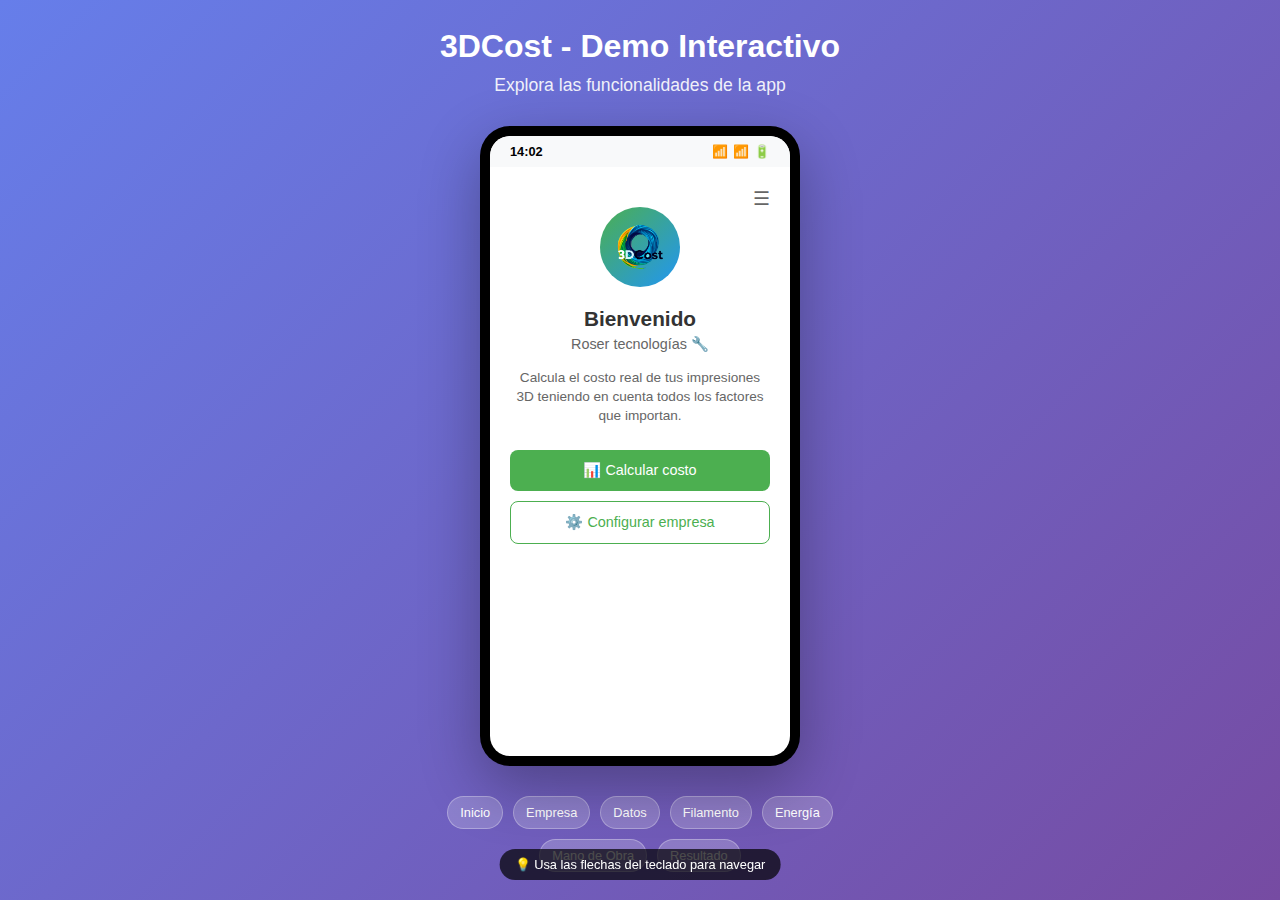
<file: 3dcost-demo.html>
<!DOCTYPE html>
<html lang="es">
<head>
    <meta charset="UTF-8">
    <meta name="viewport" content="width=device-width, initial-scale=1.0">
    <title>3DCost - Demo Interactivo</title>
    <link rel="icon" type="image/x-icon" href="Imagenes/Rosero.png">
    <link rel="stylesheet" href="3dcost-demo.css">
</head>
<body>
    <div class="demo-container">
        <div class="demo-header">
            <h1>3DCost - Demo Interactivo</h1>
            <p>Explora las funcionalidades de la app</p>
        </div>

        <div class="phone-mockup">
            <!-- Screen 1: Bienvenido -->
            <div class="screen active" id="screen-1">
                <div class="phone-header">
                    <span class="time">14:02</span>
                    <div class="status-icons">
                        <span>📶</span>
                        <span>📶</span>
                        <span>🔋</span>
                    </div>
                </div>
                <div class="phone-content">
                    <div class="menu-icon">☰</div>
                    <div class="app-logo">
                        <div class="logo-circle">
                            <img src="Imagenes/3D.png" alt="3DCost" class="logo-3d-icon">
                        </div>
                    </div>
                    <h2>Bienvenido</h2>
                    <p class="subtitle">Roser tecnologías 🔧</p>
                    <p class="description">Calcula el costo real de tus impresiones 3D teniendo en cuenta todos los factores que importan.</p>
                    <button class="btn-primary" onclick="goToScreen(2)">📊 Calcular costo</button>
                    <button class="btn-secondary" onclick="goToScreen(2)">⚙️ Configurar empresa</button>
                </div>
            </div>

            <!-- Screen 2: Información de Empresa -->
            <div class="screen" id="screen-2">
                <div class="phone-header">
                    <span class="time">14:02</span>
                    <div class="status-icons">
                        <span>📶</span>
                        <span>📶</span>
                        <span>🔋</span>
                    </div>
                </div>
                <div class="phone-content">
                    <div class="menu-icon">☰</div>
                    <h2>Información de la Empresa</h2>
                    <div class="form-group">
                        <label>Nombre de usuario</label>
                        <div class="input-field">
                            <span class="icon">👤</span>
                            <span>Roser tecnologías</span>
                        </div>
                    </div>
                    <div class="form-group">
                        <label>Nombre de empresa</label>
                        <div class="input-field">
                            <span class="icon">🏢</span>
                            <span>3DCost</span>
                        </div>
                    </div>
                    <div class="form-group">
                        <label>NIT</label>
                        <div class="input-field">
                            <span class="icon">🆔</span>
                            <span>123456789</span>
                        </div>
                    </div>
                    <div class="world-map">🗺️</div>
                    <div class="currency-info">
                        <span>Moneda seleccionada</span>
                        <span class="currency-code">COP</span>
                    </div>
                    <button class="btn-primary" onclick="goToScreen(3)">Continuar</button>
                </div>
            </div>

            <!-- Screen 3: Datos de Impresión -->
            <div class="screen" id="screen-3">
                <div class="phone-header">
                    <span class="time">14:02</span>
                    <div class="status-icons">
                        <span>📶</span>
                        <span>📶</span>
                        <span>🔋</span>
                    </div>
                </div>
                <div class="phone-content">
                    <div class="menu-icon">☰</div>
                    <h2>Datos de Impresión</h2>
                    <p class="subtitle">Completa los datos de impresión para continuar el cálculo.</p>
                    <div class="form-group">
                        <label>Tiempo de impresión</label>
                        <div class="time-inputs">
                            <input type="number" value="1" class="time-input"> h
                            <input type="number" value="30" class="time-input"> min
                        </div>
                    </div>
                    <div class="form-group">
                        <label>Peso del objeto (g)</label>
                        <input type="number" value="15.5" class="weight-input">
                    </div>
                    <div class="printer-info">
                        <div class="printer-icon">🖨️</div>
                        <div class="printer-details">
                            <p><strong>Bambu Lab X1 Carbon</strong></p>
                            <p>300 Watts</p>
                        </div>
                    </div>
                    <button class="btn-primary" onclick="goToScreen(4)">Continuar a Filamento</button>
                </div>
            </div>

            <!-- Screen 4: Costos de Filamento -->
            <div class="screen" id="screen-4">
                <div class="phone-header">
                    <span class="time">14:53</span>
                    <div class="status-icons">
                        <span>📶</span>
                        <span>📶</span>
                        <span>🔋</span>
                    </div>
                </div>
                <div class="phone-content">
                    <div class="menu-icon">☰</div>
                    <h2>Costos de Filamento</h2>
                    <p class="subtitle">Completa los datos del filamento para estimar su costo.</p>
                    <div class="form-group">
                        <label>Tipo de material</label>
                        <div class="input-field">
                            <span class="icon">🧵</span>
                            <span>PLA</span>
                        </div>
                    </div>
                    <div class="form-group">
                        <label>Material a usar: 15,50 g</label>
                    </div>
                    <div class="form-group">
                        <label>Precio bobina</label>
                        <div class="price-field">
                            <span class="currency">$</span>
                            <span class="amount">50.000</span>
                            <span class="currency-code">COP</span>
                        </div>
                    </div>
                    <div class="form-group">
                        <label>Peso bobina (g)</label>
                        <div class="input-field">
                            <span class="icon">⚖️</span>
                            <span>1.000</span>
                        </div>
                    </div>
                    <div class="total-cost">
                        <span>Costo total del filamento:</span>
                        <span class="cost-amount">891,25 COP</span>
                    </div>
                    <button class="btn-primary" onclick="goToScreen(5)">⚡ Continuar a Consumo Energético</button>
                </div>
            </div>

            <!-- Screen 5: Consumo Energético -->
            <div class="screen" id="screen-5">
                <div class="phone-header">
                    <span class="time">14:53</span>
                    <div class="status-icons">
                        <span>📶</span>
                        <span>📶</span>
                        <span>🔋</span>
                    </div>
                </div>
                <div class="phone-content">
                    <div class="menu-icon">☰</div>
                    <h2>Consumo Energético</h2>
                    <p class="subtitle">Completa el valor de energía por kWh para calcular el consumo.</p>
                    <div class="form-group">
                        <label>Impresora: Bambu Lab X1 Carbon - 300 Watts</label>
                    </div>
                    <div class="form-group">
                        <label>Costo de energía</label>
                        <div class="input-field">
                            <span class="icon">⚡</span>
                            <span>940,7 COP/kWh</span>
                        </div>
                    </div>
                    <div class="form-group">
                        <label>Tiempo de impresión: 1 h y 30 min</label>
                    </div>
                    <div class="total-cost">
                        <span>Costo total de electricidad:</span>
                        <span class="cost-amount">423,31 COP</span>
                    </div>
                    <button class="btn-primary" onclick="goToScreen(6)">📋 Continuar a Mano de Obra</button>
                </div>
            </div>

            <!-- Screen 6: Mano de Obra -->
            <div class="screen" id="screen-6">
                <div class="phone-header">
                    <span class="time">14:54</span>
                    <div class="status-icons">
                        <span>📶</span>
                        <span>📶</span>
                        <span>🔋</span>
                    </div>
                </div>
                <div class="phone-content">
                    <div class="menu-icon">☰</div>
                    <h2>Mano de Obra</h2>
                    <p class="subtitle">Completa los tiempos y tarifas para estimar los costos de mano de obra.</p>
                    <div class="form-group">
                        <label>Diseño</label>
                        <div class="labor-row">
                            <input type="number" value="1" class="time-input"> h
                            <span>$</span>
                            <input type="number" value="30.000" class="price-input"> COP/h
                        </div>
                    </div>
                    <div class="form-group">
                        <label>Post-procesado</label>
                        <div class="labor-row">
                            <input type="number" value="0.5" class="time-input"> h
                            <span>$</span>
                            <input type="number" value="20.000" class="price-input"> COP/h
                        </div>
                    </div>
                    <div class="total-cost">
                        <span>Costo total de mano de obra:</span>
                        <span class="cost-amount">40.000 COP</span>
                    </div>
                    <button class="btn-primary" onclick="goToScreen(9)">📊 Ver Resultado Final</button>
                </div>
            </div>

            <!-- Screen 9: Resultado Final -->
            <div class="screen" id="screen-9">
                <div class="phone-header">
                    <span class="time">14:02</span>
                    <div class="status-icons">
                        <span>📶</span>
                        <span>📶</span>
                        <span>🔋</span>
                    </div>
                </div>
                <div class="phone-content">
                    <div class="menu-icon">☰</div>
                    <h2>Resultado final</h2>
                    <div class="company-info">
                        <h3>Información de la empresa</h3>
                        <p><strong>Nombre:</strong> 3DCost</p>
                        <p><strong>NIT:</strong> 123456789</p>
                    </div>
                    <div class="cost-breakdown">
                        <h3>Desglose de costos</h3>
                        <div class="cost-item">
                            <span>Filamento</span>
                            <span>COP 891,25</span>
                        </div>
                        <div class="cost-item">
                            <span>Energía</span>
                            <span>COP 423,31</span>
                        </div>
                        <div class="cost-item">
                            <span>Diseño</span>
                            <span>COP 30.000,00</span>
                        </div>
                        <div class="cost-item">
                            <span>Post-procesamiento</span>
                            <span>COP 10.000,00</span>
                        </div>
                        <div class="cost-item">
                            <span>Máquina y mantenimiento</span>
                            <span>COP 2.613,53</span>
                        </div>
                    </div>
                    <div class="final-total">
                        <div class="total-row">
                            <span><strong>Total</strong></span>
                            <span><strong>COP 60.604,44</strong></span>
                        </div>
                    </div>
                    <button class="btn-primary" onclick="goToScreen(1)">📄 Exportar como PDF</button>
                </div>
            </div>
        </div>

        <!-- Navigation -->
        <div class="demo-navigation">
            <button onclick="goToScreen(1)" class="nav-btn">Inicio</button>
            <button onclick="goToScreen(2)" class="nav-btn">Empresa</button>
            <button onclick="goToScreen(3)" class="nav-btn">Datos</button>
            <button onclick="goToScreen(4)" class="nav-btn">Filamento</button>
            <button onclick="goToScreen(5)" class="nav-btn">Energía</button>
            <button onclick="goToScreen(6)" class="nav-btn">Mano de Obra</button>
            <button onclick="goToScreen(9)" class="nav-btn">Resultado</button>
        </div>
    </div>

    <script src="3dcost-demo.js"></script>
</body>
</html>
</file>
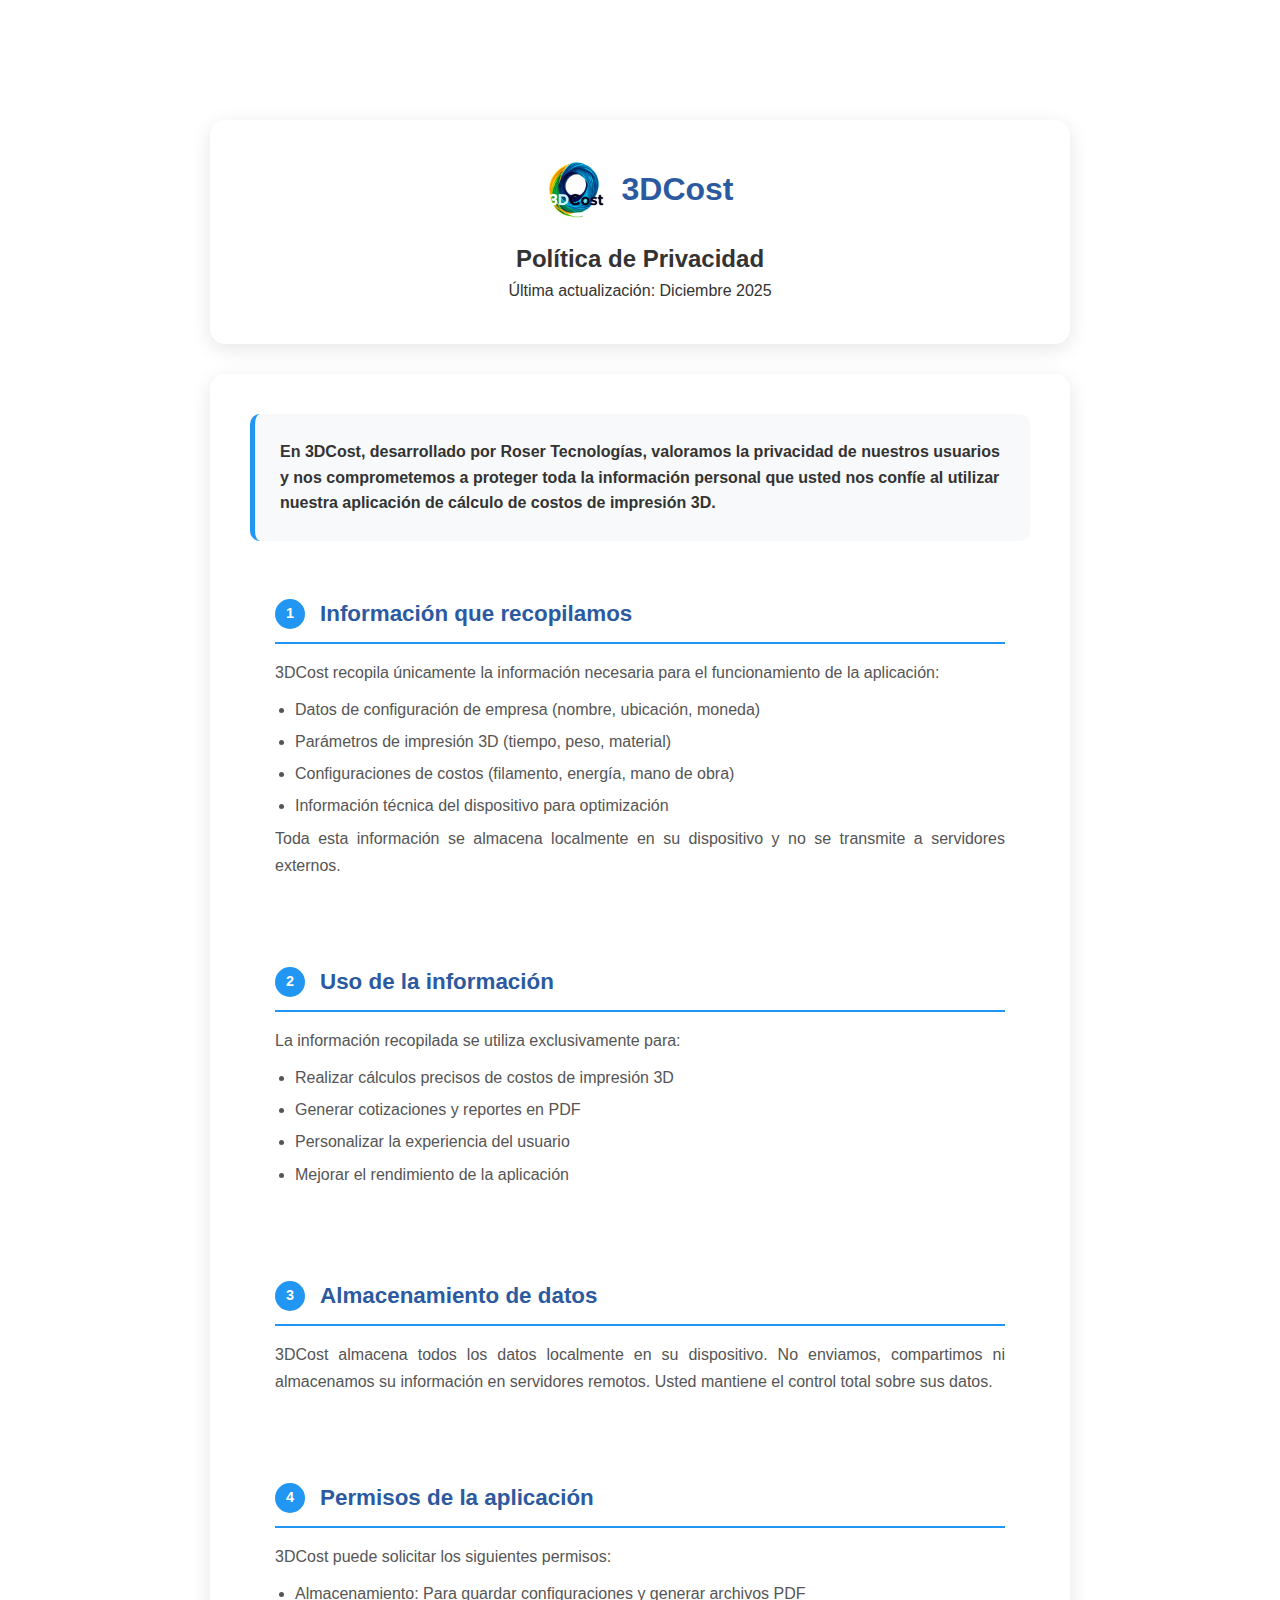
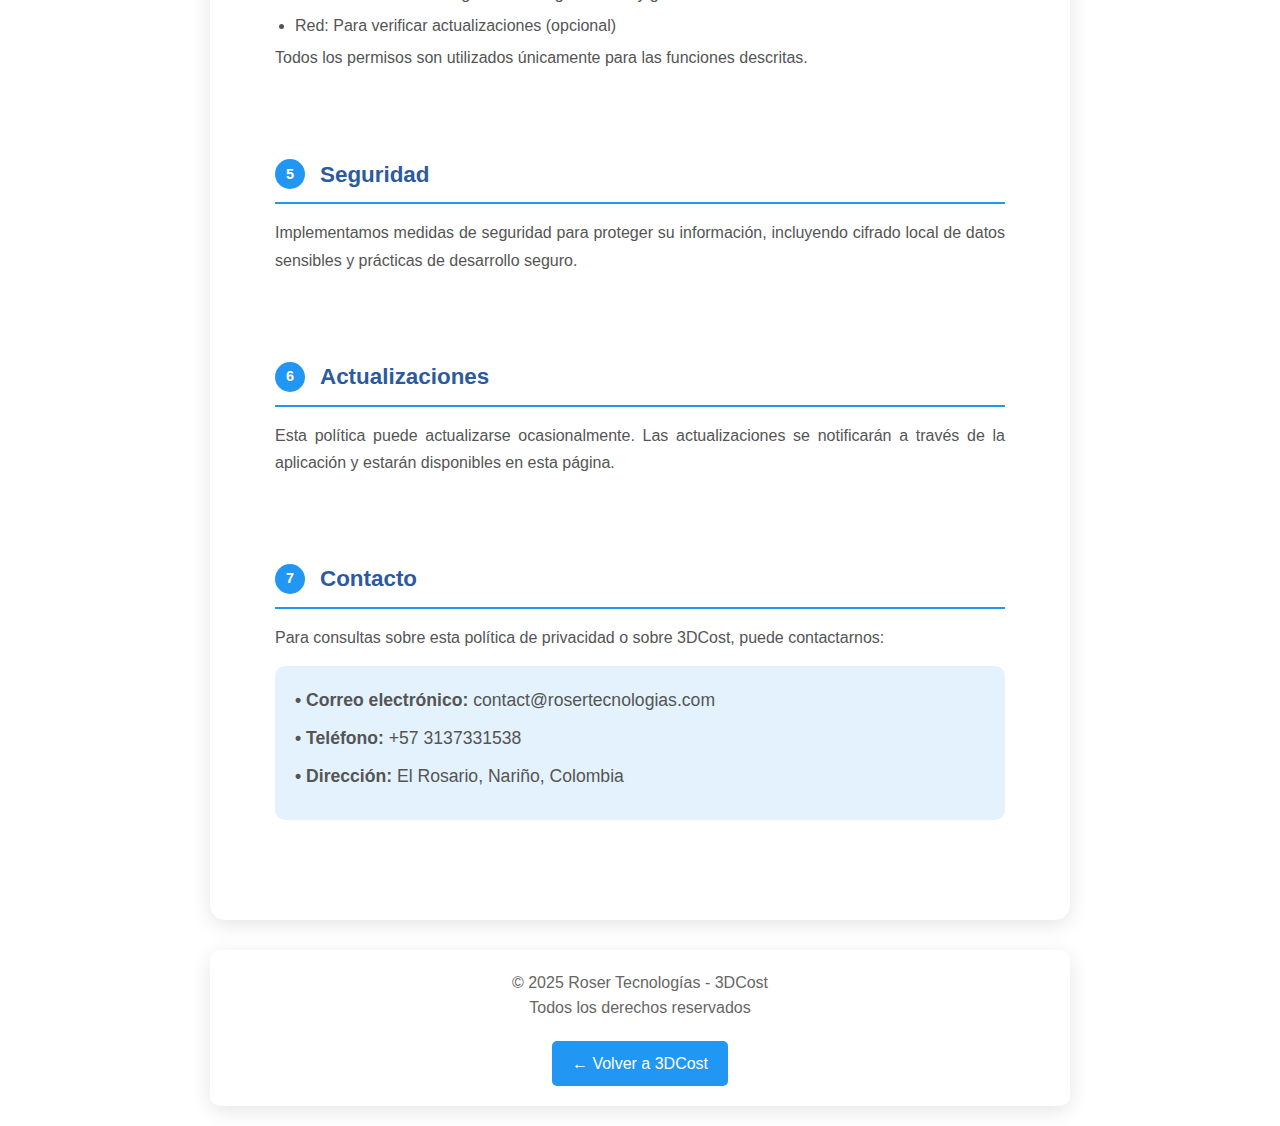
<file: 3dcost-privacidad.html>
<!DOCTYPE html>
<html lang="es">
<head>
    <meta charset="UTF-8">
    <meta name="viewport" content="width=device-width, initial-scale=1.0">
    <title>Política de Privacidad - 3DCost</title>
    <link rel="icon" type="image/x-icon" href="Imagenes/Rosero.png">
    <link rel="stylesheet" href="styles.css">
    <style>
        .privacy-container {
            max-width: 900px;
            margin: 100px auto 0;
            padding: 20px;
        }

        .privacy-header {
            background: white;
            border-radius: 15px;
            padding: 40px;
            text-align: center;
            box-shadow: 0 5px 20px rgba(0,0,0,0.1);
            margin-bottom: 30px;
        }

        .privacy-logo {
            display: flex;
            align-items: center;
            justify-content: center;
            gap: 15px;
            margin-bottom: 20px;
        }

        .privacy-logo img {
            width: 60px;
            height: 60px;
            border-radius: 12px;
        }

        .privacy-logo h1 {
            color: #2c5aa0;
            font-size: 2rem;
            margin: 0;
        }

        .privacy-content {
            background: white;
            padding: 40px;
            border-radius: 15px;
            box-shadow: 0 5px 20px rgba(0,0,0,0.1);
        }

        .intro {
            background: #f8f9fa;
            padding: 25px;
            border-radius: 10px;
            margin-bottom: 30px;
            border-left: 5px solid #2196F3;
        }

        .section {
            margin-bottom: 35px;
            padding: 25px;
            border-radius: 10px;
            transition: all 0.3s ease;
        }

        .section:hover {
            background: #f8f9fa;
            transform: translateY(-2px);
            box-shadow: 0 5px 15px rgba(0,0,0,0.1);
        }

        .section h2 {
            color: #2c5aa0;
            font-size: 1.4rem;
            margin-bottom: 15px;
            padding-bottom: 10px;
            border-bottom: 2px solid #2196F3;
            display: flex;
            align-items: center;
        }

        .section-number {
            background: #2196F3;
            color: white;
            width: 30px;
            height: 30px;
            border-radius: 50%;
            display: flex;
            align-items: center;
            justify-content: center;
            font-weight: bold;
            margin-right: 15px;
            font-size: 0.9rem;
        }

        .section p, .section ul {
            color: #555;
            text-align: justify;
            line-height: 1.7;
        }

        .section ul {
            margin-left: 20px;
            margin-top: 10px;
        }

        .section li {
            margin-bottom: 5px;
        }

        .contact-info {
            background: #e3f2fd;
            padding: 20px;
            border-radius: 10px;
            margin-top: 15px;
        }

        .privacy-footer {
            text-align: center;
            margin-top: 30px;
            padding: 20px;
            background: white;
            border-radius: 10px;
            box-shadow: 0 5px 20px rgba(0,0,0,0.1);
            color: #666;
        }

        .back-link {
            display: inline-block;
            margin-top: 20px;
            padding: 10px 20px;
            background: #2196F3;
            color: white;
            text-decoration: none;
            border-radius: 5px;
            transition: background 0.3s ease;
        }

        .back-link:hover {
            background: #1976D2;
            text-decoration: none;
            color: white;
        }
    </style>
</head>
<body>
    <div class="privacy-container">
        <div class="privacy-header">
            <div class="privacy-logo">
                <img src="Imagenes/3D.png" alt="3DCost">
                <h1>3DCost</h1>
            </div>
            <h2>Política de Privacidad</h2>
            <p>Última actualización: Diciembre 2025</p>
        </div>

        <div class="privacy-content">
            <div class="intro">
                <p><strong>En 3DCost, desarrollado por Roser Tecnologías, valoramos la privacidad de nuestros usuarios y nos comprometemos a proteger toda la información personal que usted nos confíe al utilizar nuestra aplicación de cálculo de costos de impresión 3D.</strong></p>
            </div>

            <div class="section">
                <h2><span class="section-number">1</span>Información que recopilamos</h2>
                <p>3DCost recopila únicamente la información necesaria para el funcionamiento de la aplicación:</p>
                <ul>
                    <li>Datos de configuración de empresa (nombre, ubicación, moneda)</li>
                    <li>Parámetros de impresión 3D (tiempo, peso, material)</li>
                    <li>Configuraciones de costos (filamento, energía, mano de obra)</li>
                    <li>Información técnica del dispositivo para optimización</li>
                </ul>
                <p>Toda esta información se almacena localmente en su dispositivo y no se transmite a servidores externos.</p>
            </div>

            <div class="section">
                <h2><span class="section-number">2</span>Uso de la información</h2>
                <p>La información recopilada se utiliza exclusivamente para:</p>
                <ul>
                    <li>Realizar cálculos precisos de costos de impresión 3D</li>
                    <li>Generar cotizaciones y reportes en PDF</li>
                    <li>Personalizar la experiencia del usuario</li>
                    <li>Mejorar el rendimiento de la aplicación</li>
                </ul>
            </div>

            <div class="section">
                <h2><span class="section-number">3</span>Almacenamiento de datos</h2>
                <p>3DCost almacena todos los datos localmente en su dispositivo. No enviamos, compartimos ni almacenamos su información en servidores remotos. Usted mantiene el control total sobre sus datos.</p>
            </div>

            <div class="section">
                <h2><span class="section-number">4</span>Permisos de la aplicación</h2>
                <p>3DCost puede solicitar los siguientes permisos:</p>
                <ul>
                    <li>Almacenamiento: Para guardar configuraciones y generar archivos PDF</li>
                    <li>Red: Para verificar actualizaciones (opcional)</li>
                </ul>
                <p>Todos los permisos son utilizados únicamente para las funciones descritas.</p>
            </div>

            <div class="section">
                <h2><span class="section-number">5</span>Seguridad</h2>
                <p>Implementamos medidas de seguridad para proteger su información, incluyendo cifrado local de datos sensibles y prácticas de desarrollo seguro.</p>
            </div>

            <div class="section">
                <h2><span class="section-number">6</span>Actualizaciones</h2>
                <p>Esta política puede actualizarse ocasionalmente. Las actualizaciones se notificarán a través de la aplicación y estarán disponibles en esta página.</p>
            </div>

            <div class="section">
                <h2><span class="section-number">7</span>Contacto</h2>
                <p>Para consultas sobre esta política de privacidad o sobre 3DCost, puede contactarnos:</p>
                <div class="contact-info">
                    <p><strong>• Correo electrónico:</strong> contact@rosertecnologias.com</p>
                    <p><strong>• Teléfono:</strong> +57 3137331538</p>
                    <p><strong>• Dirección:</strong> El Rosario, Nariño, Colombia</p>
                </div>
            </div>
        </div>

        <div class="privacy-footer">
            <p>© 2025 Roser Tecnologías - 3DCost</p>
            <p>Todos los derechos reservados</p>
            <a href="3dcost.html" class="back-link">← Volver a 3DCost</a>
        </div>
    </div>
</body>
</html>
</file>
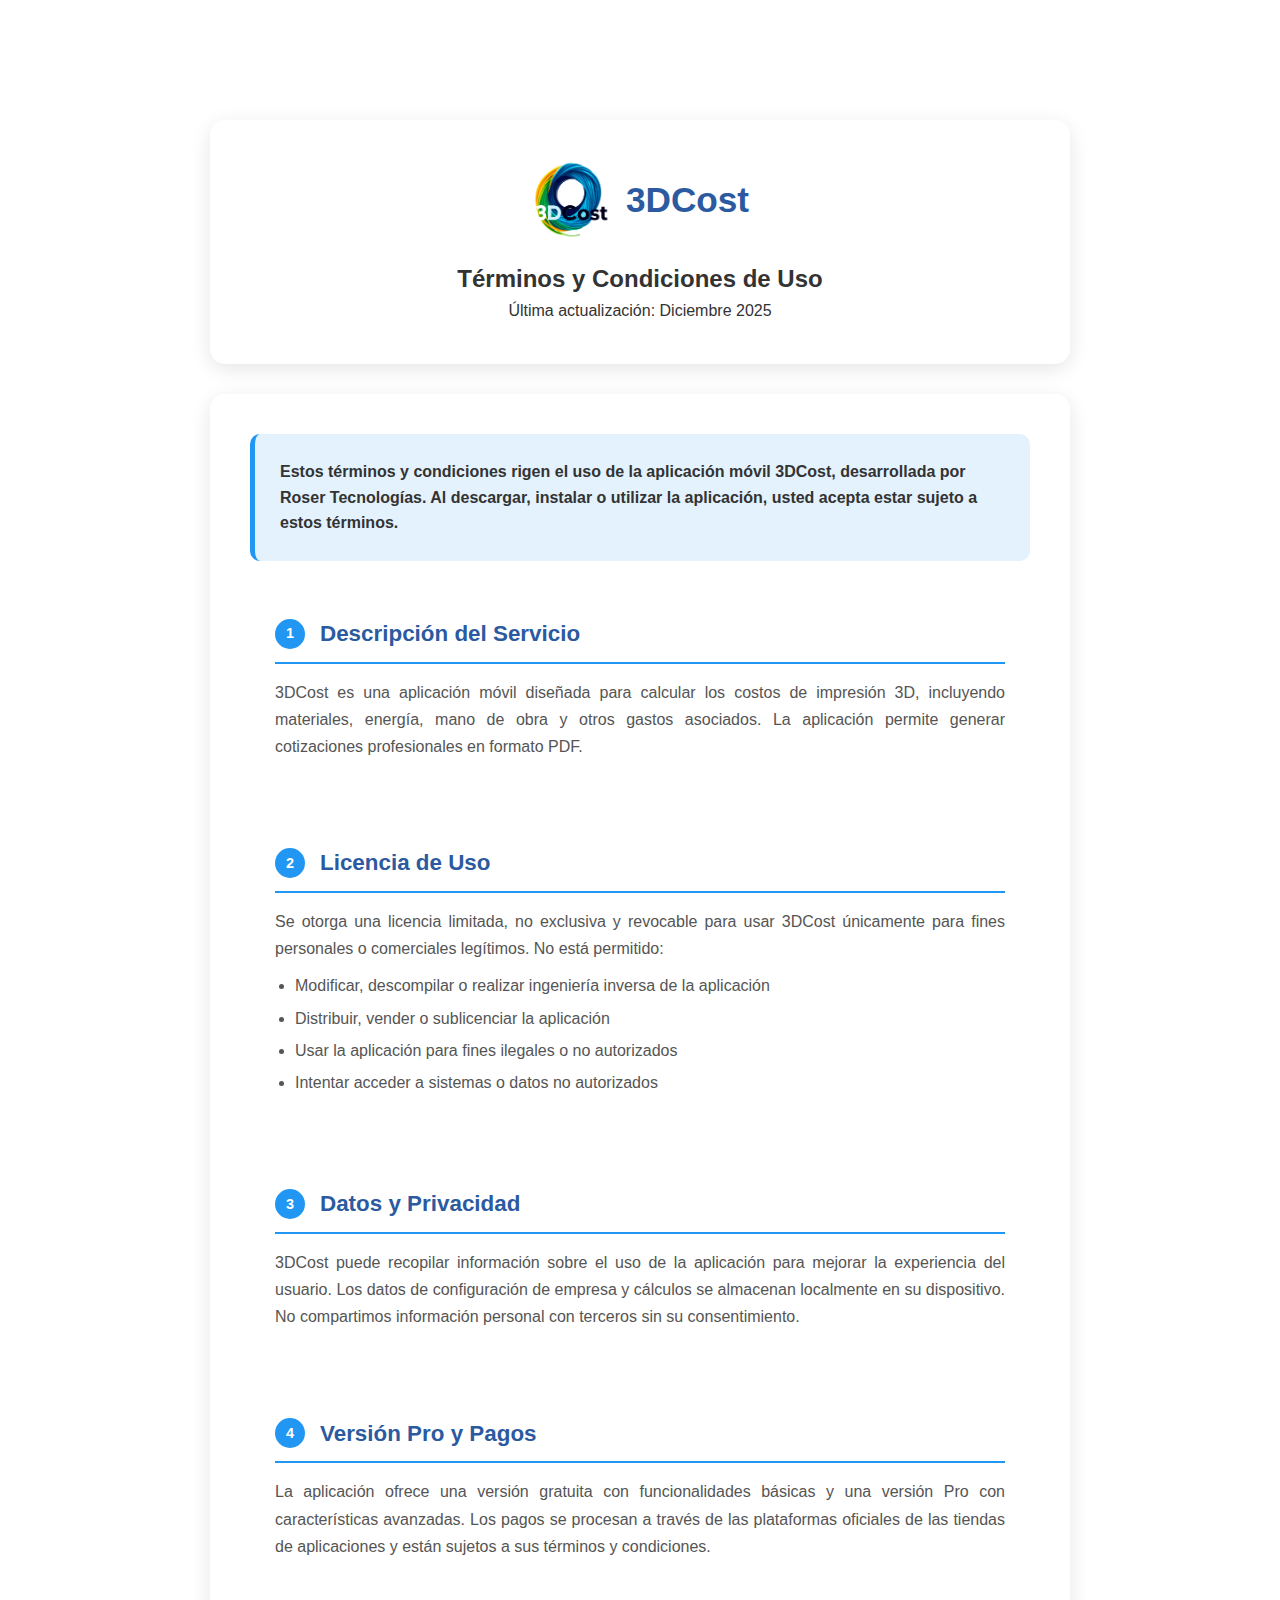
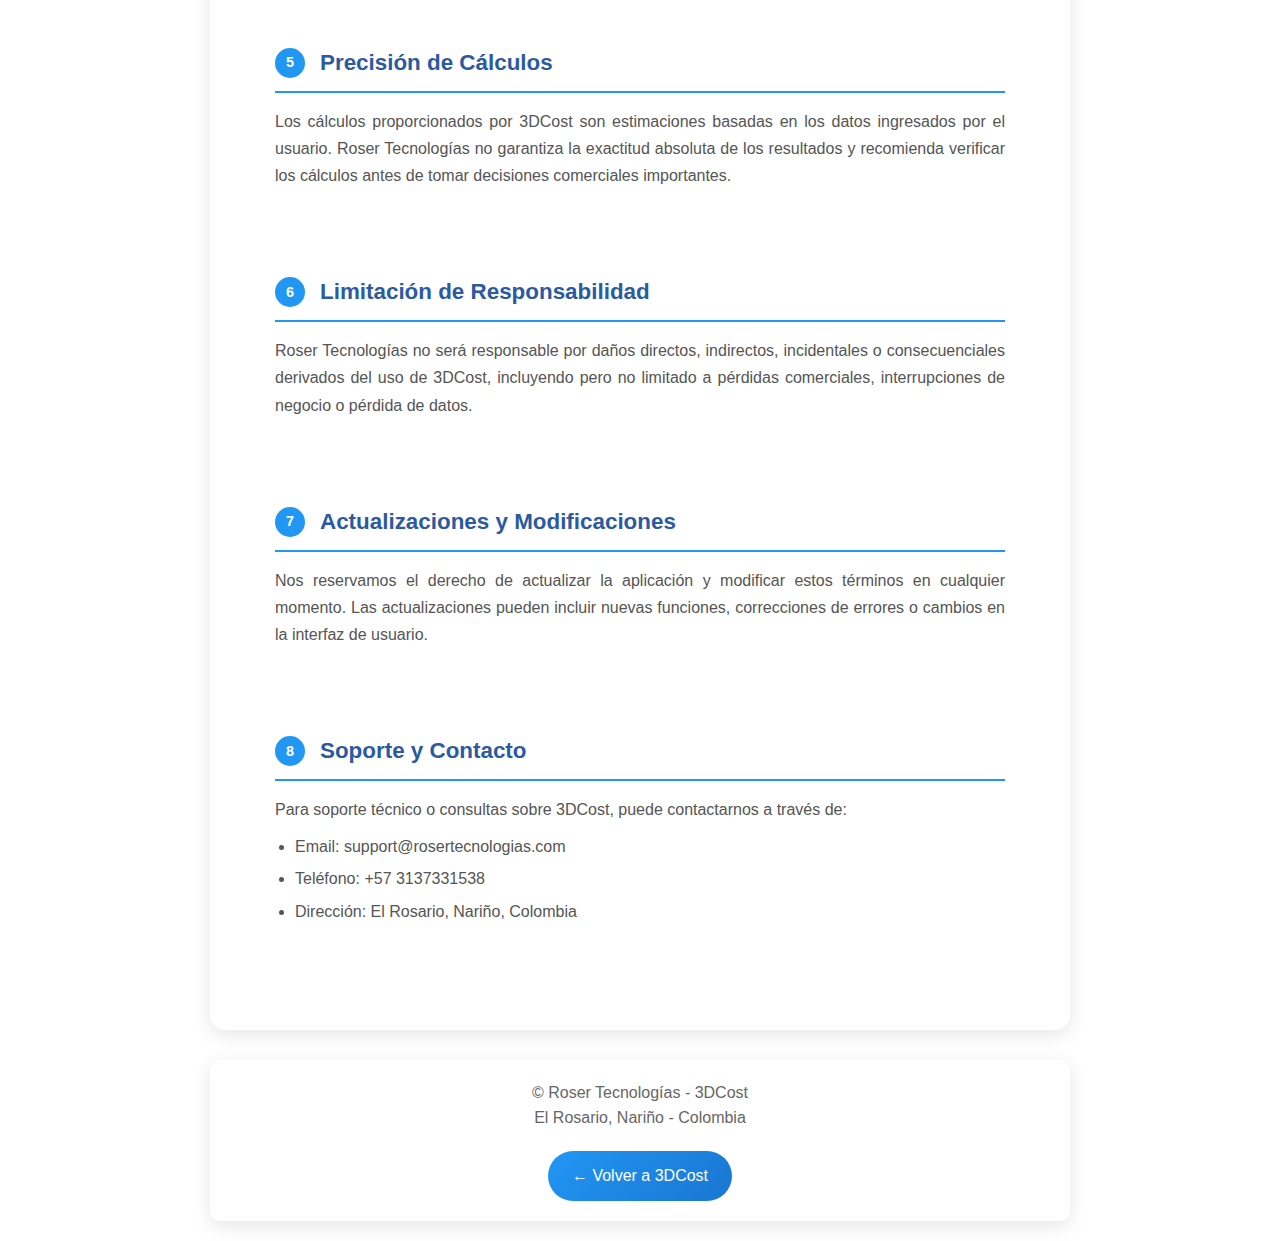
<file: 3dcost-terminos.html>
<!DOCTYPE html>
<html lang="es">
<head>
    <meta charset="UTF-8">
    <meta name="viewport" content="width=device-width, initial-scale=1.0">
    <title>Términos y Condiciones - 3DCost</title>
    <link rel="icon" type="image/x-icon" href="Imagenes/Rosero.png">
    <link rel="stylesheet" href="styles.css">
    <style>
        .terms-container {
            max-width: 900px;
            margin: 100px auto 0;
            padding: 20px;
        }

        .terms-header {
            background: white;
            border-radius: 15px;
            padding: 40px;
            text-align: center;
            box-shadow: 0 5px 20px rgba(0,0,0,0.1);
            margin-bottom: 30px;
        }

        .terms-logo {
            display: flex;
            align-items: center;
            justify-content: center;
            gap: 15px;
            margin-bottom: 20px;
        }

        .terms-logo img {
            width: 80px;
            height: 80px;
        }

        .terms-logo h1 {
            color: #2c5aa0;
            font-size: 2.2rem;
            margin: 0;
        }

        .terms-content {
            background: white;
            padding: 40px;
            border-radius: 15px;
            box-shadow: 0 5px 20px rgba(0,0,0,0.1);
        }

        .intro {
            background: #e3f2fd;
            padding: 25px;
            border-radius: 10px;
            margin-bottom: 30px;
            border-left: 5px solid #2196F3;
        }

        .section {
            margin-bottom: 35px;
            padding: 25px;
            border-radius: 10px;
            transition: all 0.3s ease;
        }

        .section:hover {
            background: #f8f9fa;
            transform: translateY(-2px);
            box-shadow: 0 5px 15px rgba(0,0,0,0.1);
        }

        .section h2 {
            color: #2c5aa0;
            font-size: 1.4rem;
            margin-bottom: 15px;
            padding-bottom: 10px;
            border-bottom: 2px solid #2196F3;
            display: flex;
            align-items: center;
        }

        .section-number {
            background: #2196F3;
            color: white;
            width: 30px;
            height: 30px;
            border-radius: 50%;
            display: flex;
            align-items: center;
            justify-content: center;
            font-weight: bold;
            margin-right: 15px;
            font-size: 0.9rem;
        }

        .section p, .section ul {
            color: #555;
            text-align: justify;
            line-height: 1.7;
        }

        .section ul {
            margin-left: 20px;
            margin-top: 10px;
        }

        .section li {
            margin-bottom: 5px;
        }

        .terms-footer {
            text-align: center;
            margin-top: 30px;
            padding: 20px;
            background: white;
            border-radius: 10px;
            box-shadow: 0 5px 20px rgba(0,0,0,0.1);
            color: #666;
        }

        .back-link {
            display: inline-block;
            margin-top: 20px;
            padding: 12px 24px;
            background: linear-gradient(135deg, #2196F3, #1976D2);
            color: white;
            text-decoration: none;
            border-radius: 25px;
            transition: all 0.3s ease;
        }

        .back-link:hover {
            transform: translateY(-2px);
            box-shadow: 0 5px 15px rgba(33, 150, 243, 0.3);
            text-decoration: none;
            color: white;
        }
    </style>
</head>
<body>
    <div class="terms-container">
        <div class="terms-header">
            <div class="terms-logo">
                <img src="Imagenes/3D.png" alt="3DCost">
                <h1>3DCost</h1>
            </div>
            <h2>Términos y Condiciones de Uso</h2>
            <p>Última actualización: Diciembre 2025</p>
        </div>

        <div class="terms-content">
            <div class="intro">
                <p><strong>Estos términos y condiciones rigen el uso de la aplicación móvil 3DCost, desarrollada por Roser Tecnologías. Al descargar, instalar o utilizar la aplicación, usted acepta estar sujeto a estos términos.</strong></p>
            </div>

            <div class="section">
                <h2><span class="section-number">1</span>Descripción del Servicio</h2>
                <p>3DCost es una aplicación móvil diseñada para calcular los costos de impresión 3D, incluyendo materiales, energía, mano de obra y otros gastos asociados. La aplicación permite generar cotizaciones profesionales en formato PDF.</p>
            </div>

            <div class="section">
                <h2><span class="section-number">2</span>Licencia de Uso</h2>
                <p>Se otorga una licencia limitada, no exclusiva y revocable para usar 3DCost únicamente para fines personales o comerciales legítimos. No está permitido:</p>
                <ul>
                    <li>Modificar, descompilar o realizar ingeniería inversa de la aplicación</li>
                    <li>Distribuir, vender o sublicenciar la aplicación</li>
                    <li>Usar la aplicación para fines ilegales o no autorizados</li>
                    <li>Intentar acceder a sistemas o datos no autorizados</li>
                </ul>
            </div>

            <div class="section">
                <h2><span class="section-number">3</span>Datos y Privacidad</h2>
                <p>3DCost puede recopilar información sobre el uso de la aplicación para mejorar la experiencia del usuario. Los datos de configuración de empresa y cálculos se almacenan localmente en su dispositivo. No compartimos información personal con terceros sin su consentimiento.</p>
            </div>

            <div class="section">
                <h2><span class="section-number">4</span>Versión Pro y Pagos</h2>
                <p>La aplicación ofrece una versión gratuita con funcionalidades básicas y una versión Pro con características avanzadas. Los pagos se procesan a través de las plataformas oficiales de las tiendas de aplicaciones y están sujetos a sus términos y condiciones.</p>
            </div>

            <div class="section">
                <h2><span class="section-number">5</span>Precisión de Cálculos</h2>
                <p>Los cálculos proporcionados por 3DCost son estimaciones basadas en los datos ingresados por el usuario. Roser Tecnologías no garantiza la exactitud absoluta de los resultados y recomienda verificar los cálculos antes de tomar decisiones comerciales importantes.</p>
            </div>

            <div class="section">
                <h2><span class="section-number">6</span>Limitación de Responsabilidad</h2>
                <p>Roser Tecnologías no será responsable por daños directos, indirectos, incidentales o consecuenciales derivados del uso de 3DCost, incluyendo pero no limitado a pérdidas comerciales, interrupciones de negocio o pérdida de datos.</p>
            </div>

            <div class="section">
                <h2><span class="section-number">7</span>Actualizaciones y Modificaciones</h2>
                <p>Nos reservamos el derecho de actualizar la aplicación y modificar estos términos en cualquier momento. Las actualizaciones pueden incluir nuevas funciones, correcciones de errores o cambios en la interfaz de usuario.</p>
            </div>

            <div class="section">
                <h2><span class="section-number">8</span>Soporte y Contacto</h2>
                <p>Para soporte técnico o consultas sobre 3DCost, puede contactarnos a través de:</p>
                <ul>
                    <li>Email: support@rosertecnologias.com</li>
                    <li>Teléfono: +57 3137331538</li>
                    <li>Dirección: El Rosario, Nariño, Colombia</li>
                </ul>
            </div>
        </div>

        <div class="terms-footer">
            <p>© Roser Tecnologías - 3DCost</p>
            <p>El Rosario, Nariño - Colombia</p>
            <a href="3dcost.html" class="back-link">← Volver a 3DCost</a>
        </div>
    </div>

    <script src="script.js"></script>
</body>
</html>
</file>
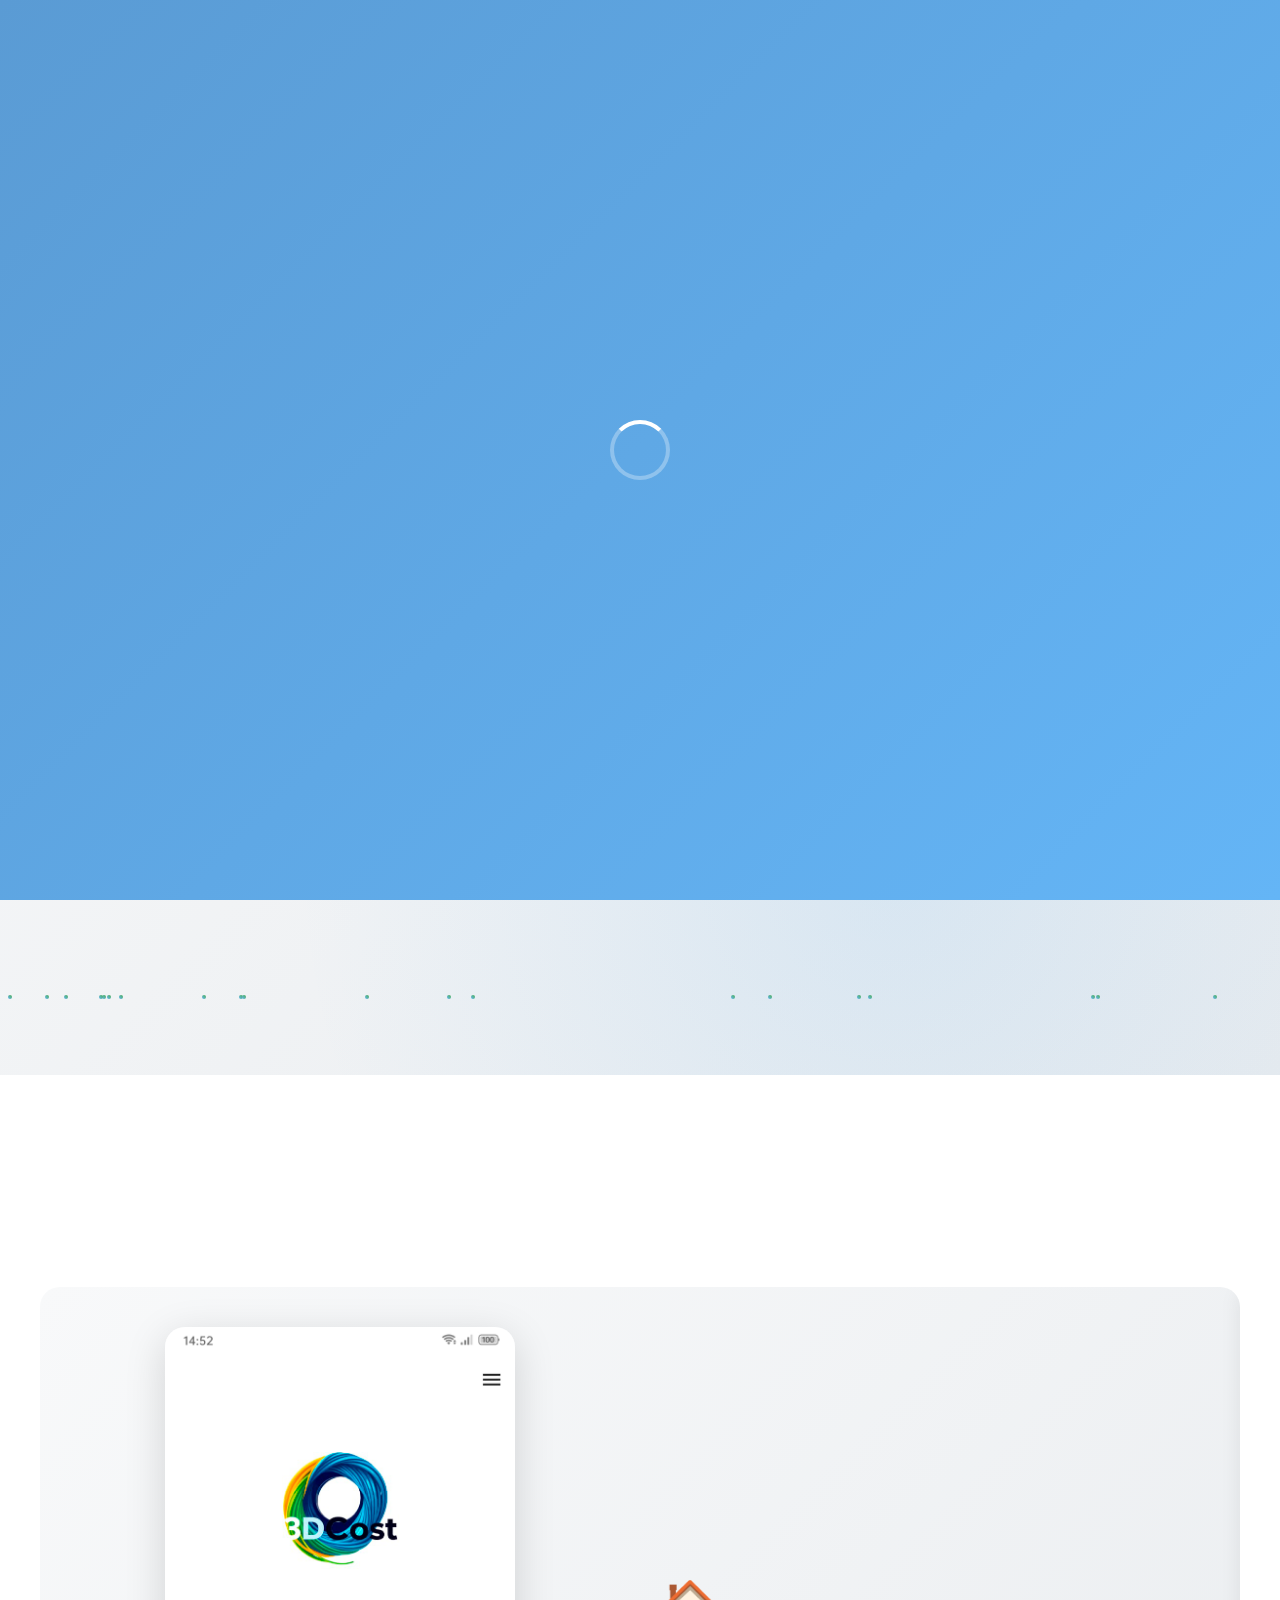
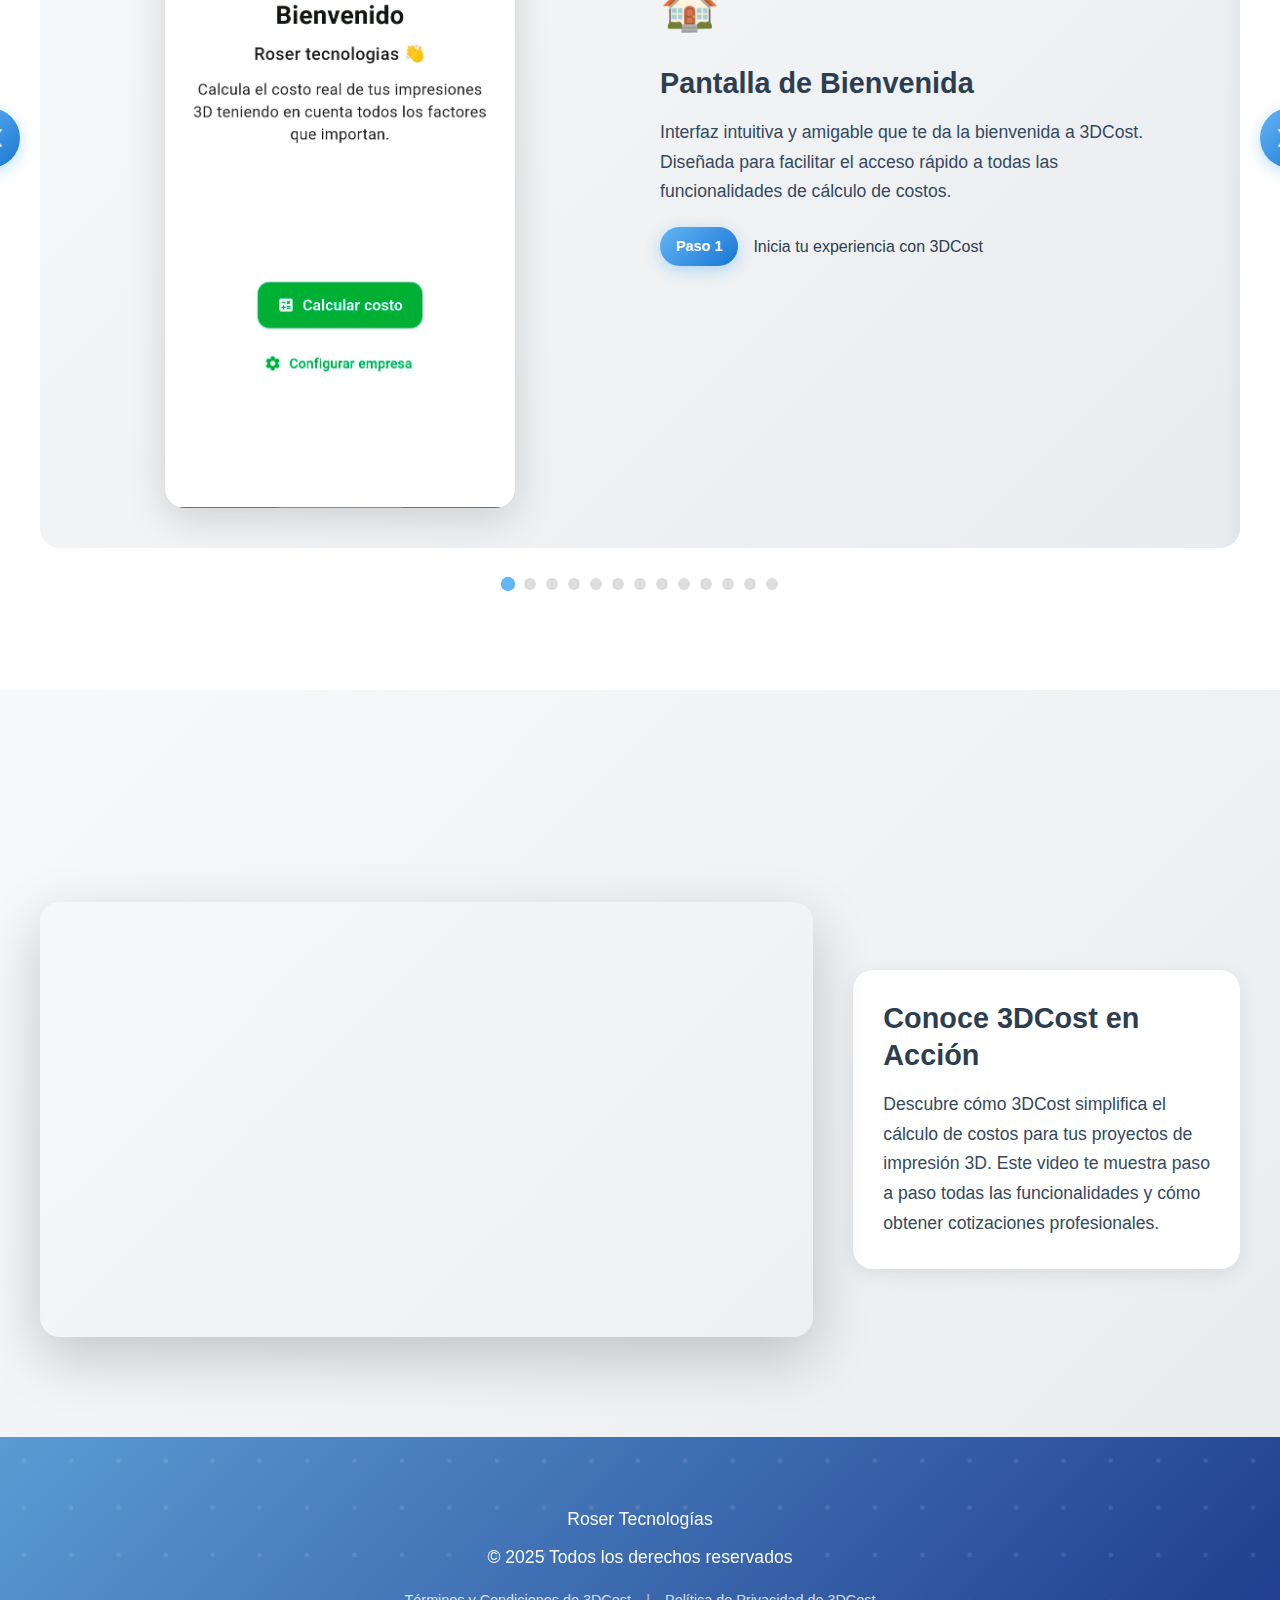
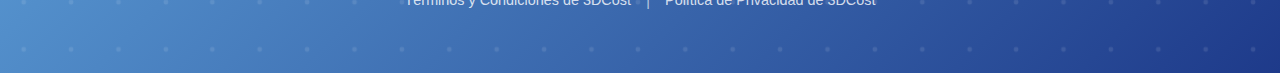
<file: 3dcost.html>
<!DOCTYPE html>
<html lang="es">
<head>
    <meta charset="UTF-8">
    <meta name="viewport" content="width=device-width, initial-scale=1.0">
    <title>3DCost - Calculadora de Costos de Impresión 3D</title>
    <link rel="icon" type="image/x-icon" href="Imagenes/Rosero.png">
    <link rel="stylesheet" href="3dcost.css">
</head>
<body>
    <!-- Navbar -->
    <nav class="navbar">
        <div class="nav-container">
            <div class="menu-button">
                <span class="menu-lines">☰</span>
            </div>
            <div class="nav-logo">
                <a href="index.html" class="logo-link">
                    <img src="Imagenes/Rosero.png" alt="Roser Tecnologías" class="logo-img">
                    <h2>Roser Tecnologías</h2>
                </a>
            </div>
            <div class="hamburger">
                <span></span>
                <span></span>
                <span></span>
            </div>
        </div>
        
        <!-- Dropdown Menu -->
        <div class="sidebar-dropdown">
            <div class="dropdown-section">
                <div class="section-header">
                    <img src="Imagenes/empresa.png" alt="Empresa" class="section-icon">
                    <span class="section-title">Empresa</span>
                    <span class="section-arrow">▼</span>
                </div>
                <div class="subsection">
                    <a href="conocenos.html">
                        <img src="Imagenes/ceo.png" alt="CEO" class="subsection-icon">
                        Conocenos
                    </a>
                    <a href="mision-vision.html">
                        <img src="Imagenes/vision.png" alt="Vision" class="subsection-icon">
                        Misión y Visión
                    </a>
                    <a href="terminos-condiciones.html">
                        <img src="Imagenes/terminos.png" alt="Terminos" class="subsection-icon">
                        Términos y Condiciones
                    </a>
                    <a href="politica-privacidad.html">
                        <img src="Imagenes/privacidad.png" alt="Privacidad" class="subsection-icon">
                        Privacidad
                    </a>
                </div>
            </div>
            <div class="dropdown-section">
                <div class="section-header">
                    <img src="Imagenes/PTS.png" alt="Productos" class="section-icon">
                    <span class="section-title">Productos</span>
                    <span class="section-arrow">▼</span>
                </div>
                <div class="subsection active">
                    <div class="prototypes-header">
                        <img src="Imagenes/Proto.png" alt="Prototipos" class="subsection-icon">
                        Prototipos
                        <span class="section-arrow">▼</span>
                    </div>
                    <div class="prototype-subsection">
                        <a href="#depie">
                            <img src="Imagenes/ceo.png" alt="DePie" class="subsection-icon">
                            DePie
                        </a>
                    </div>
                    <div class="apps-header" data-toggle="apps">
                        <img src="Imagenes/apps.png" alt="Apps" class="subsection-icon">
                        Apps
                        <span class="section-arrow" style="transform: rotate(180deg);">▼</span>
                    </div>
                    <div class="sub-subsection active">
                        <a href="3dcost.html">
                            <img src="Imagenes/3D.png" alt="3D" class="subsection-icon">
                            3DCost
                        </a>
                    </div>
                    <a href="marketplace.html">
                        <img src="Imagenes/Rosero.png" alt="Marketplace" class="subsection-icon">
                        Marketplace
                    </a>
                </div>
            </div>
        </div>
    </nav>

    <div class="main-container">
        <!-- Hero Section -->
        <div class="hero-section">
            <div class="hero-content">
                <div class="hero-logo animate-float">
                    <img src="Imagenes/3D.png" alt="3DCost" class="app-icon">
                    <div class="glow-effect"></div>
                </div>
                <h1 class="animate-slide-up">3DCost - Calculadora de Costos de Impresión 3D</h1>
                <p class="animate-slide-up delay-1">3DCost es una herramienta diseñada para facilitar la estimación de costos reales en proyectos de impresión 3D. Permite calcular con precisión insumos como filamento, energía eléctrica, tiempo de mano de obra y mantenimiento. Además, genera cotizaciones en formato PDF, facilitando la atención al cliente y la gestión profesional de presupuestos.</p>
                <div class="hero-actions animate-slide-up delay-2">
                    <a href="3dcost-demo.html" class="demo-btn pulse-btn">📱 Probar Demo Interactivo</a>
                    <div class="floating-elements">
                        <div class="floating-icon">🖨️</div>
                        <div class="floating-icon">💰</div>
                        <div class="floating-icon">📊</div>
                    </div>
                </div>
            </div>
        </div>

        <!-- App Screenshots Section -->
        <div class="screenshots-section">
            <h2 class="section-title animate-on-scroll">Funcionalidades de la App</h2>
            <div class="carousel-container">
                <button class="carousel-btn prev-btn" onclick="changeSlide(-1)">
                    <img src="Imagenes/D.png" alt="Anterior" class="arrow-icon prev-arrow">
                </button>
                <div class="carousel-wrapper">
                    <div class="carousel-slides" id="carouselSlides">
                        <!-- Slide 1 -->
                        <div class="carousel-slide active">
                            <div class="feature-image">
                                <img src="3Dcost/1.png" alt="Pantalla de bienvenida" class="screenshot-img">
                            </div>
                            <div class="feature-content">
                                <div class="feature-icon animate-bounce">🏠</div>
                                <h3>Pantalla de Bienvenida</h3>
                                <p>Interfaz intuitiva y amigable que te da la bienvenida a 3DCost. Diseñada para facilitar el acceso rápido a todas las funcionalidades de cálculo de costos.</p>
                                <div class="process-step">
                                    <span class="step-badge">Paso 1</span>
                                    <span class="step-text">Inicia tu experiencia con 3DCost</span>
                                </div>
                            </div>
                        </div>

                        <!-- Slide 2 -->
                        <div class="carousel-slide">
                            <div class="feature-content">
                                <div class="feature-icon animate-bounce">🏢</div>
                                <h3>Configuración de Empresa</h3>
                                <p>Personaliza la información de tu empresa, ubicación y moneda para cálculos precisos según tu región. Configura datos como nombre, dirección y tipo de moneda local.</p>
                                <div class="process-step">
                                    <span class="step-badge">Paso 2</span>
                                    <span class="step-text">Configura tu empresa y ubicación</span>
                                </div>
                            </div>
                            <div class="feature-image">
                                <img src="3Dcost/2.png" alt="Información de empresa" class="screenshot-img">
                            </div>
                        </div>

                        <!-- Slide 3 -->
                        <div class="carousel-slide">
                            <div class="feature-image">
                                <img src="3Dcost/3.png" alt="Datos de impresión" class="screenshot-img">
                            </div>
                            <div class="feature-content">
                                <div class="feature-icon animate-bounce">📊</div>
                                <h3>Datos de Impresión</h3>
                                <p>Ingresa parámetros precisos como tiempo de impresión, peso del material y configuraciones específicas de tu proyecto de impresión 3D.</p>
                                <div class="process-step">
                                    <span class="step-badge">Paso 3</span>
                                    <span class="step-text">Ingresa tiempo de impresión y peso del material</span>
                                </div>
                            </div>
                        </div>

                        <!-- Slide 4 -->
                        <div class="carousel-slide">
                            <div class="feature-content">
                                <div class="feature-icon animate-bounce">🧵</div>
                                <h3>Cálculo de Filamento</h3>
                                <p>Calcula el costo exacto del material basado en el peso, precio de bobina y margen de error. Obtén estimaciones precisas del consumo de filamento.</p>
                                <div class="process-step">
                                    <span class="step-badge">Paso 4</span>
                                    <span class="step-text">Calcula costos de material</span>
                                </div>
                            </div>
                            <div class="feature-image">
                                <img src="3Dcost/4.png" alt="Costos de filamento" class="screenshot-img">
                            </div>
                        </div>

                        <!-- Slide 5 -->
                        <div class="carousel-slide">
                            <div class="feature-image">
                                <img src="3Dcost/5.png" alt="Consumo energético" class="screenshot-img">
                            </div>
                            <div class="feature-content">
                                <div class="feature-icon animate-bounce">⚡</div>
                                <h3>Consumo Energético</h3>
                                <p>Estima el costo de electricidad considerando la potencia de la impresora y tiempo de impresión. Incluye tarifas eléctricas locales.</p>
                                <div class="process-step">
                                    <span class="step-badge">Paso 5</span>
                                    <span class="step-text">Calcula consumo de energía</span>
                                </div>
                            </div>
                        </div>

                        <!-- Slide 6 -->
                        <div class="carousel-slide">
                            <div class="feature-content">
                                <div class="feature-icon animate-bounce">👷</div>
                                <h3>Mano de Obra</h3>
                                <p>Incluye costos de diseño, post-procesado y tarifas por hora de trabajo especializado. Considera tiempo de preparación y acabado.</p>
                                <div class="process-step">
                                    <span class="step-badge">Paso 6</span>
                                    <span class="step-text">Incluye diseño y post-procesado</span>
                                </div>
                            </div>
                            <div class="feature-image">
                                <img src="3Dcost/6.png" alt="Mano de obra" class="screenshot-img">
                            </div>
                        </div>

                        <!-- Slide 7 -->
                        <div class="carousel-slide">
                            <div class="feature-image">
                                <img src="3Dcost/7.png" alt="Costos de máquina" class="screenshot-img">
                            </div>
                            <div class="feature-content">
                                <div class="feature-icon animate-bounce">🔧</div>
                                <h3>Costos de Máquina</h3>
                                <p>Considera depreciación, mantenimiento y vida útil estimada de tu equipo de impresión. Incluye costos de desgaste y reparaciones.</p>
                                <div class="process-step">
                                    <span class="step-badge">Paso 7</span>
                                    <span class="step-text">Calcula depreciación y mantenimiento</span>
                                </div>
                            </div>
                        </div>

                        <!-- Slide 8 -->
                        <div class="carousel-slide">
                            <div class="feature-content">
                                <div class="feature-icon animate-bounce">💰</div>
                                <h3>Otros Gastos</h3>
                                <p>Agrega gastos adicionales personalizables para un cálculo completo y profesional. Incluye costos administrativos y otros gastos operativos.</p>
                                <div class="process-step">
                                    <span class="step-badge">Paso 8</span>
                                    <span class="step-text">Agrega gastos adicionales</span>
                                </div>
                            </div>
                            <div class="feature-image">
                                <img src="3Dcost/8.png" alt="Otros gastos" class="screenshot-img">
                            </div>
                        </div>

                        <!-- Slide 9 -->
                        <div class="carousel-slide">
                            <div class="feature-image">
                                <img src="3Dcost/9.png" alt="Resultado final" class="screenshot-img">
                            </div>
                            <div class="feature-content">
                                <div class="feature-icon animate-bounce">📊</div>
                                <h3>Resultado Final</h3>
                                <p>Visualiza un desglose completo de todos los costos con subtotales e impuestos. Obtén el cálculo completo y detallado de tu proyecto.</p>
                                <div class="process-step">
                                    <span class="step-badge">Paso 9</span>
                                    <span class="step-text">Obtén cotización completa</span>
                                </div>
                            </div>
                        </div>

                        <!-- Slide 10 -->
                        <div class="carousel-slide">
                            <div class="feature-content">
                                <div class="feature-icon animate-bounce">📄</div>
                                <h3>Generar Resumen PDF</h3>
                                <p>Genera cotizaciones profesionales en PDF para presentar a tus clientes. Exporta documentos con formato profesional y detallado.</p>
                                <div class="process-step">
                                    <span class="step-badge">Paso 10</span>
                                    <span class="step-text">Exporta cotización en PDF</span>
                                </div>
                            </div>
                            <div class="feature-image">
                                <img src="3Dcost/10.png" alt="Generar resumen" class="screenshot-img">
                            </div>
                        </div>

                        <!-- Slide 11 -->
                        <div class="carousel-slide">
                            <div class="feature-image">
                                <img src="3Dcost/11.png" alt="Versión Pro" class="screenshot-img">
                            </div>
                            <div class="feature-content">
                                <div class="feature-icon animate-bounce">🚀</div>
                                <h3>Versión Pro</h3>
                                <p>Desbloquea funciones avanzadas como eliminación de anuncios, campos editables y características premium para usuarios profesionales.</p>
                                <div class="process-step">
                                    <span class="step-badge">Premium</span>
                                    <span class="step-text">Funciones avanzadas disponibles</span>
                                </div>
                            </div>
                        </div>

                        <!-- Slide 12 -->
                        <div class="carousel-slide">
                            <div class="feature-content">
                                <div class="feature-icon animate-bounce">📱</div>
                                <h3>Menú Principal</h3>
                                <p>Navegación simple y clara con acceso rápido a todas las funciones. Interfaz intuitiva que facilita el uso de la aplicación.</p>
                                <div class="process-step">
                                    <span class="step-badge">Navegación</span>
                                    <span class="step-text">Acceso rápido a funciones</span>
                                </div>
                            </div>
                            <div class="feature-image">
                                <img src="3Dcost/12.png" alt="Menú principal" class="screenshot-img">
                            </div>
                        </div>

                        <!-- Slide 13 -->
                        <div class="carousel-slide">
                            <div class="feature-image">
                                <img src="3Dcost/13.png" alt="Configuraciones" class="screenshot-img">
                            </div>
                            <div class="feature-content">
                                <div class="feature-icon animate-bounce">⚙️</div>
                                <h3>Configuraciones</h3>
                                <p>Personaliza según tus necesidades con opciones avanzadas de configuración. Ajusta parámetros y preferencias de la aplicación.</p>
                                <div class="process-step">
                                    <span class="step-badge">Personalización</span>
                                    <span class="step-text">Ajusta según tus necesidades</span>
                                </div>
                            </div>
                        </div>
                    </div>
                </div>
                <button class="carousel-btn next-btn" onclick="changeSlide(1)">
                    <img src="Imagenes/D.png" alt="Siguiente" class="arrow-icon next-arrow">
                </button>
                
                <!-- Indicadores -->
                <div class="carousel-indicators" id="carouselIndicators"></div>
            </div>
        </div>

<div class="video-section">
    <h2 class="section-title animate-on-scroll">Conoce 3DCost</h2>
    <div class="video-container">
        <div class="video-wrapper">
            <iframe width="560" height="315"
                src="https://www.youtube.com/embed/Ae95THU7d38?rel=0&modestbranding=1&showinfo=0"
                title="3DCost - Calculadora de Costos de Impresión 3D" frameborder="0"
                allow="accelerometer; autoplay; clipboard-write; encrypted-media; gyroscope; picture-in-picture"
                allowfullscreen>
            </iframe>
        </div>
        <div class="video-description">
            <h3>Conoce 3DCost en Acción</h3>
            <p>Descubre cómo 3DCost simplifica el cálculo de costos para tus proyectos de impresión 3D. Este video te
                muestra paso a paso todas las funcionalidades y cómo obtener cotizaciones profesionales.</p>
        </div>
    </div>
</div>

    <!-- Footer -->
    <footer class="footer">
        <p>Roser Tecnologías</p>
        <p>© 2025 Todos los derechos reservados</p>
        <div class="footer-links">
            <a href="3dcost-terminos.html">Términos y Condiciones de 3DCost</a>
            <span>|</span>
            <a href="3dcost-privacidad.html">Política de Privacidad de 3DCost</a>
        </div>
    </footer>

    <!-- Scroll to top button -->
    <button class="scroll-to-top" id="scrollToTop" title="Volver arriba">
        ↑
    </button>

    <script src="3dcost.js"></script>
</body>
</html>
</file>
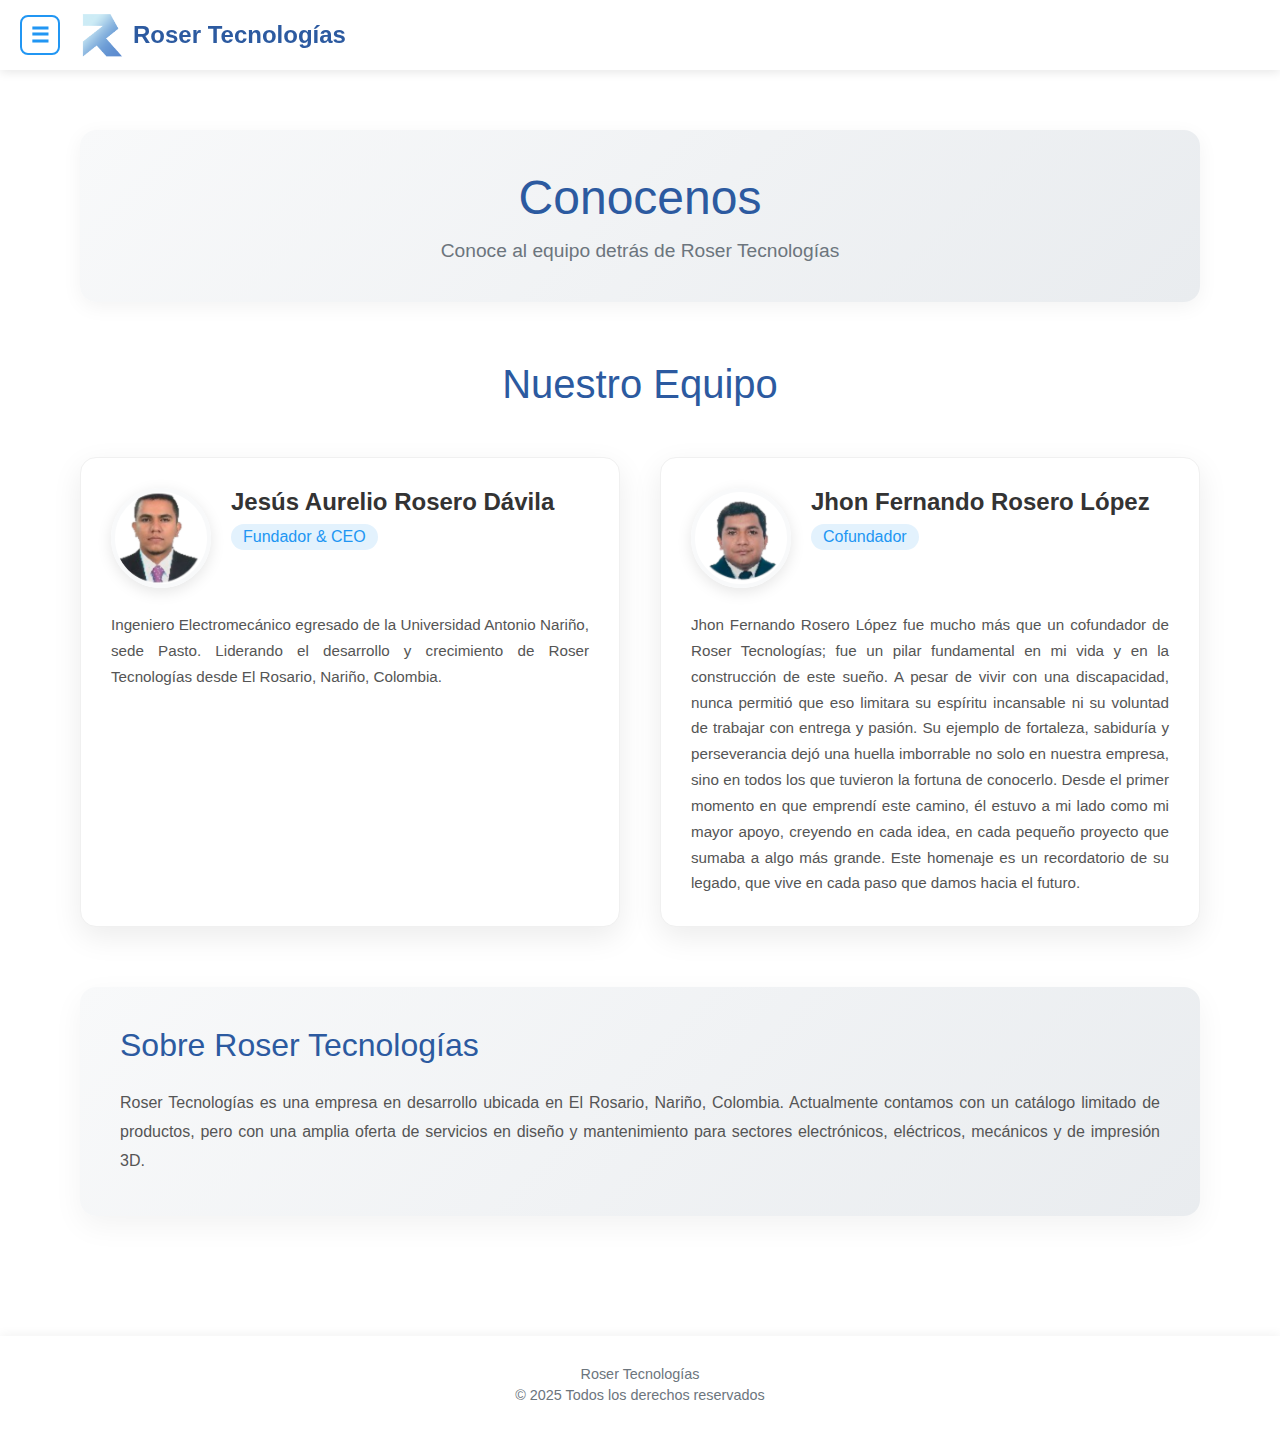
<file: conocenos.html>
<!DOCTYPE html>
<html lang="es">
<head>
    <meta charset="UTF-8">
    <meta name="viewport" content="width=device-width, initial-scale=1.0">
    <title>Conocenos - Roser Tecnologías</title>
    <link rel="icon" type="image/x-icon" href="Imagenes/Rosero.png">
    <link rel="stylesheet" href="conocenos-new.css">
</head>
<body>
    <!-- Navbar -->
    <nav class="navbar">
        <div class="nav-container">
            <div class="menu-button">
                <span class="menu-lines">☰</span>
            </div>
            <div class="nav-logo">
                <a href="index.html" class="logo-link">
                    <img src="Imagenes/Rosero.png" alt="Roser Tecnologías" class="logo-img">
                    <h2>Roser Tecnologías</h2>
                </a>
            </div>
            <ul class="nav-menu">
            </ul>
            <div class="hamburger">
                <span></span>
                <span></span>
                <span></span>
            </div>
        </div>
        
        <!-- Dropdown Menu -->
        <div class="sidebar-dropdown">
            <div class="dropdown-section">
                <div class="section-header">
                    <img src="Imagenes/empresa.png" alt="Empresa" class="section-icon">
                    <span class="section-title">Empresa</span>
                    <span class="section-arrow">▼</span>
                </div>
                <div class="subsection">
                    <a href="conocenos.html">
                        <img src="Imagenes/ceo.png" alt="CEO" class="subsection-icon">
                        Conocenos
                    </a>
                    <a href="mision-vision.html">
                        <img src="Imagenes/vision.png" alt="Vision" class="subsection-icon">
                        Misión y Visión
                    </a>
                    <a href="terminos-condiciones.html">
                        <img src="Imagenes/terminos.png" alt="Terminos" class="subsection-icon">
                        Términos y Condiciones
                    </a>
                    <a href="politica-privacidad.html">
                        <img src="Imagenes/privacidad.png" alt="Privacidad" class="subsection-icon">
                        Privacidad
                    </a>
                </div>
            </div>
            <div class="dropdown-section">
                <div class="section-header">
                    <img src="Imagenes/PTS.png" alt="Productos" class="section-icon">
                    <span class="section-title">Productos</span>
                    <span class="section-arrow">▼</span>
                </div>
                <div class="subsection">
                    <div class="prototypes-header">
                        <img src="Imagenes/Proto.png" alt="Prototipos" class="subsection-icon">
                        Prototipos
                        <span class="section-arrow">▼</span>
                    </div>
                    <div class="prototype-subsection">
                        <a href="#depie">
                            <img src="Imagenes/ceo.png" alt="DePie" class="subsection-icon">
                            DePie
                        </a>
                    </div>
                    <div class="apps-header" data-toggle="apps">
                        <img src="Imagenes/apps.png" alt="Apps" class="subsection-icon">
                        Apps
                        <span class="section-arrow">▼</span>
                    </div>
                    <div class="sub-subsection">
                        <a href="3dcost.html">
                            <img src="Imagenes/3D.png" alt="3D" class="subsection-icon">
                            3DCost
                        </a>
                    </div>
                </div>
            </div>
        </div>
    </nav>

    <div class="main-container">
        <!-- Main Content -->
        <main class="content">
            <div class="hero-section">
                <h1>Conocenos</h1>
                <p class="hero-subtitle">Conoce al equipo detrás de Roser Tecnologías</p>
            </div>
            
            <div class="team-section">
                <h2 class="section-title">Nuestro Equipo</h2>
                <div class="team-grid">
                    <!-- Team Member 1 -->
                    <div class="team-member">
                        <div class="member-header">
                            <div class="member-photo">
                                <img src="fotos/Jesús Aurelio Rosero Dávila.png" alt="Jesús Aurelio Rosero Dávila">
                            </div>
                            <div class="member-basic-info">
                                <h3 class="member-name">Jesús Aurelio Rosero Dávila</h3>
                                <p class="member-title">Fundador & CEO</p>
                            </div>
                        </div>
                        <p class="member-description">
                            Ingeniero Electromecánico egresado de la Universidad Antonio Nariño, sede Pasto. Liderando el desarrollo y crecimiento de Roser Tecnologías desde El Rosario, Nariño, Colombia.
                        </p>
                    </div>

                    <!-- Team Member 2 -->
                    <div class="team-member">
                        <div class="member-header">
                            <div class="member-photo">
                                <img src="fotos/Jhon Fernando Rosero López.png" alt="Jhon Fernando Rosero López">
                            </div>
                            <div class="member-basic-info">
                                <h3 class="member-name">Jhon Fernando Rosero López</h3>
                                <p class="member-title">Cofundador</p>
                            </div>
                        </div>
                        <p class="member-description">
                            Jhon Fernando Rosero López fue mucho más que un cofundador de Roser Tecnologías; fue un pilar fundamental en mi vida y en la construcción de este sueño. A pesar de vivir con una discapacidad, nunca permitió que eso limitara su espíritu incansable ni su voluntad de trabajar con entrega y pasión. Su ejemplo de fortaleza, sabiduría y perseverancia dejó una huella imborrable no solo en nuestra empresa, sino en todos los que tuvieron la fortuna de conocerlo. Desde el primer momento en que emprendí este camino, él estuvo a mi lado como mi mayor apoyo, creyendo en cada idea, en cada pequeño proyecto que sumaba a algo más grande. Este homenaje es un recordatorio de su legado, que vive en cada paso que damos hacia el futuro.
                        </p>
                    </div>
                </div>
            </div>

            <!-- About Section -->
            <section class="about-section">
                <h2>Sobre Roser Tecnologías</h2>
                <p>
                    Roser Tecnologías es una empresa en desarrollo ubicada en El Rosario, Nariño, Colombia. Actualmente contamos con un catálogo limitado de productos, pero con una amplia oferta de servicios en diseño y mantenimiento para sectores electrónicos, eléctricos, mecánicos y de impresión 3D.
                </p>
            </section>
        </main>
    </div>

    <!-- Footer -->
    <footer class="footer">
        <p>Roser Tecnologías</p>
        <p>© 2025 Todos los derechos reservados</p>
    </footer>

    <script src="conocenos.js"></script>
</body>
</html>
</file>
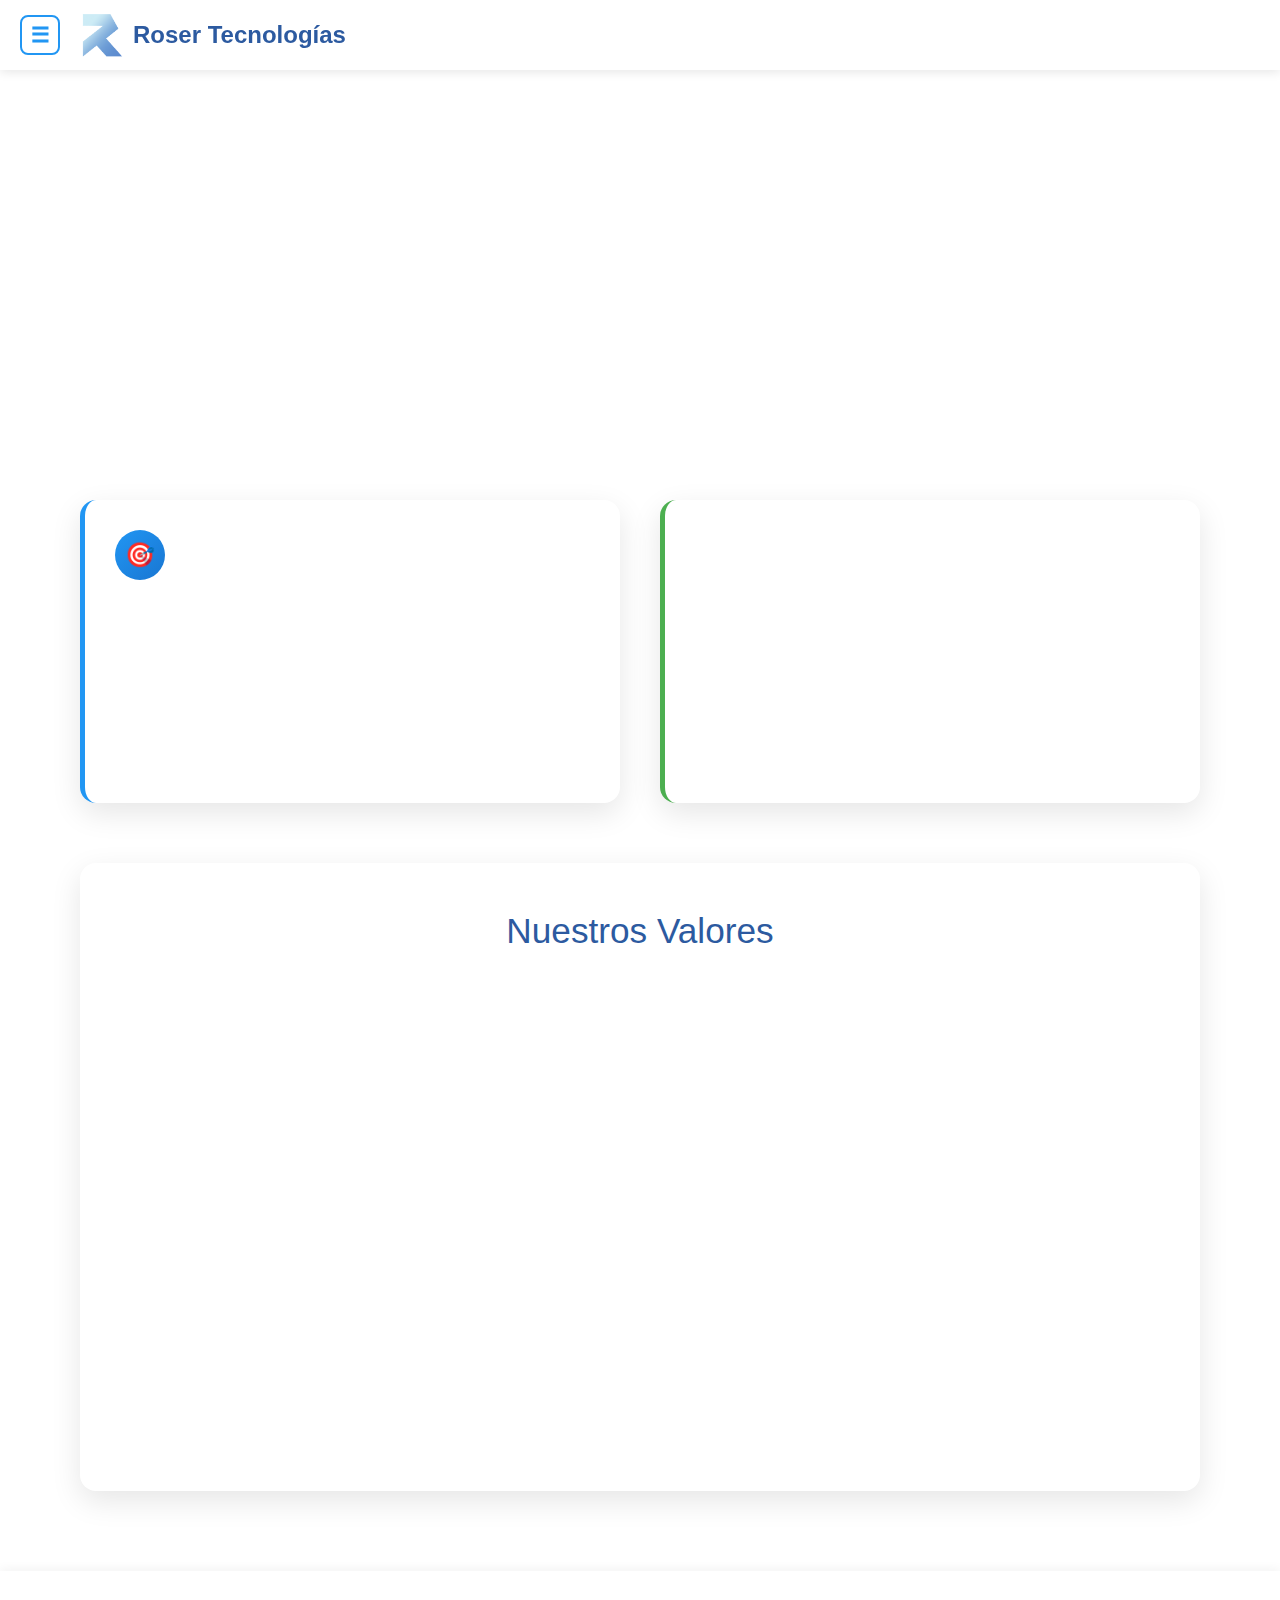
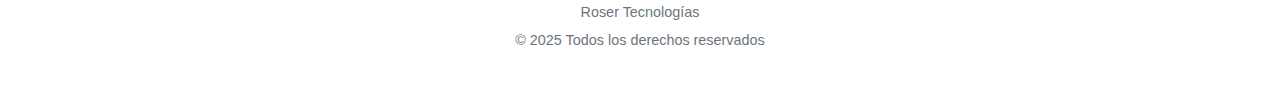
<file: mision-vision.html>
<!DOCTYPE html>
<html lang="es">
<head>
    <meta charset="UTF-8">
    <meta name="viewport" content="width=device-width, initial-scale=1.0">
    <title>Misión y Visión - Roser Tecnologías</title>
    <link rel="icon" type="image/x-icon" href="Imagenes/Rosero.png">
    <link rel="stylesheet" href="mision-vision.css">
</head>
<body>
    <!-- Navbar -->
    <nav class="navbar">
        <div class="nav-container">
            <div class="menu-button">
                <span class="menu-lines">☰</span>
            </div>
            <div class="nav-logo">
                <a href="index.html" class="logo-link">
                    <img src="Imagenes/Rosero.png" alt="Roser Tecnologías" class="logo-img">
                    <h2>Roser Tecnologías</h2>
                </a>
            </div>
            <ul class="nav-menu">
            </ul>
            <div class="hamburger">
                <span></span>
                <span></span>
                <span></span>
            </div>
        </div>
        
        <!-- Dropdown Menu -->
        <div class="sidebar-dropdown">
            <div class="dropdown-section">
                <div class="section-header">
                    <img src="Imagenes/empresa.png" alt="Empresa" class="section-icon">
                    <span class="section-title">Empresa</span>
                    <span class="section-arrow">▼</span>
                </div>
                <div class="subsection">
                    <a href="conocenos.html">
                        <img src="Imagenes/ceo.png" alt="CEO" class="subsection-icon">
                        Conocenos
                    </a>
                    <a href="mision-vision.html">
                        <img src="Imagenes/vision.png" alt="Vision" class="subsection-icon">
                        Misión y Visión
                    </a>
                    <a href="terminos-condiciones.html">
                        <img src="Imagenes/terminos.png" alt="Terminos" class="subsection-icon">
                        Términos y Condiciones
                    </a>
                    <a href="politica-privacidad.html">
                        <img src="Imagenes/privacidad.png" alt="Privacidad" class="subsection-icon">
                        Privacidad
                    </a>
                </div>
            </div>
            <div class="dropdown-section">
                <div class="section-header">
                    <img src="Imagenes/PTS.png" alt="Productos" class="section-icon">
                    <span class="section-title">Productos</span>
                    <span class="section-arrow">▼</span>
                </div>
                <div class="subsection">
                    <div class="prototypes-header">
                        <img src="Imagenes/Proto.png" alt="Prototipos" class="subsection-icon">
                        Prototipos
                        <span class="section-arrow">▼</span>
                    </div>
                    <div class="prototype-subsection">
                        <a href="#depie">
                            <img src="Imagenes/ceo.png" alt="DePie" class="subsection-icon">
                            DePie
                        </a>
                    </div>
                    <div class="apps-header" data-toggle="apps">
                        <img src="Imagenes/apps.png" alt="Apps" class="subsection-icon">
                        Apps
                        <span class="section-arrow">▼</span>
                    </div>
                    <div class="sub-subsection">
                        <a href="3dcost.html">
                            <img src="Imagenes/3D.png" alt="3D" class="subsection-icon">
                            3DCost
                        </a>
                    </div>
                </div>
            </div>
        </div>
    </nav>

    <div class="main-container">
        <!-- Main Content -->
        <main class="content">
            <div class="hero-section">
                <div class="hero-icon">
                    <img src="Imagenes/Rosero.png" alt="Roser Tecnologías" class="vision-icon">
                </div>
                <h1>Misión y Visión</h1>
                <p class="hero-subtitle">Nuestro propósito y aspiraciones como empresa tecnológica</p>
            </div>

            <div class="cards-container">
                <!-- Misión Card -->
                <div class="mission-card">
                    <div class="card-header">
                        <div class="card-icon mission-icon">🎯</div>
                        <h2>Nuestra Misión</h2>
                    </div>
                    <div class="card-content">
                        <p>En Roser Tecnologías, nuestra misión es brindar soluciones innovadoras y asequibles en diseño, mantenimiento y fabricación tecnológica. Nos comprometemos con la calidad, la eficiencia y el desarrollo tecnológico accesible, adaptado a las necesidades de nuestros clientes, promoviendo el crecimiento sostenible de nuestra comunidad.</p>
                    </div>
                </div>

                <!-- Visión Card -->
                <div class="vision-card">
                    <div class="card-header">
                        <div class="card-icon vision-icon">🚀</div>
                        <h2>Nuestra Visión</h2>
                    </div>
                    <div class="card-content">
                        <p>Aspiramos a ser una empresa líder en innovación tecnológica en el sur de Colombia, destacándonos por nuestra excelencia en diseño integral, mantenimiento especializado y compromiso con el desarrollo regional. Visualizamos un futuro donde Roser Tecnologías sea sinónimo de confianza, talento y progreso.</p>
                    </div>
                </div>
            </div>

            <!-- Values Section -->
            <div class="values-section">
                <h3>Nuestros Valores</h3>
                <div class="values-grid">
                    <div class="value-item">
                        <div class="value-icon">💡</div>
                        <h4>Innovación</h4>
                        <p>Buscamos constantemente nuevas formas de mejorar y evolucionar</p>
                    </div>
                    <div class="value-item">
                        <div class="value-icon">🤝</div>
                        <h4>Compromiso</h4>
                        <p>Dedicación total con nuestros clientes y comunidad</p>
                    </div>
                    <div class="value-item">
                        <div class="value-icon">⭐</div>
                        <h4>Excelencia</h4>
                        <p>Calidad superior en cada proyecto que realizamos</p>
                    </div>
                    <div class="value-item">
                        <div class="value-icon">🌱</div>
                        <h4>Sostenibilidad</h4>
                        <p>Desarrollo responsable y crecimiento sostenible</p>
                    </div>
                </div>
            </div>
        </main>
    </div>

    <!-- Footer -->
    <footer class="footer">
        <p>Roser Tecnologías</p>
        <p>© 2025 Todos los derechos reservados</p>
    </footer>

    <script src="mision-vision.js"></script>
</body>
</html>
</file>
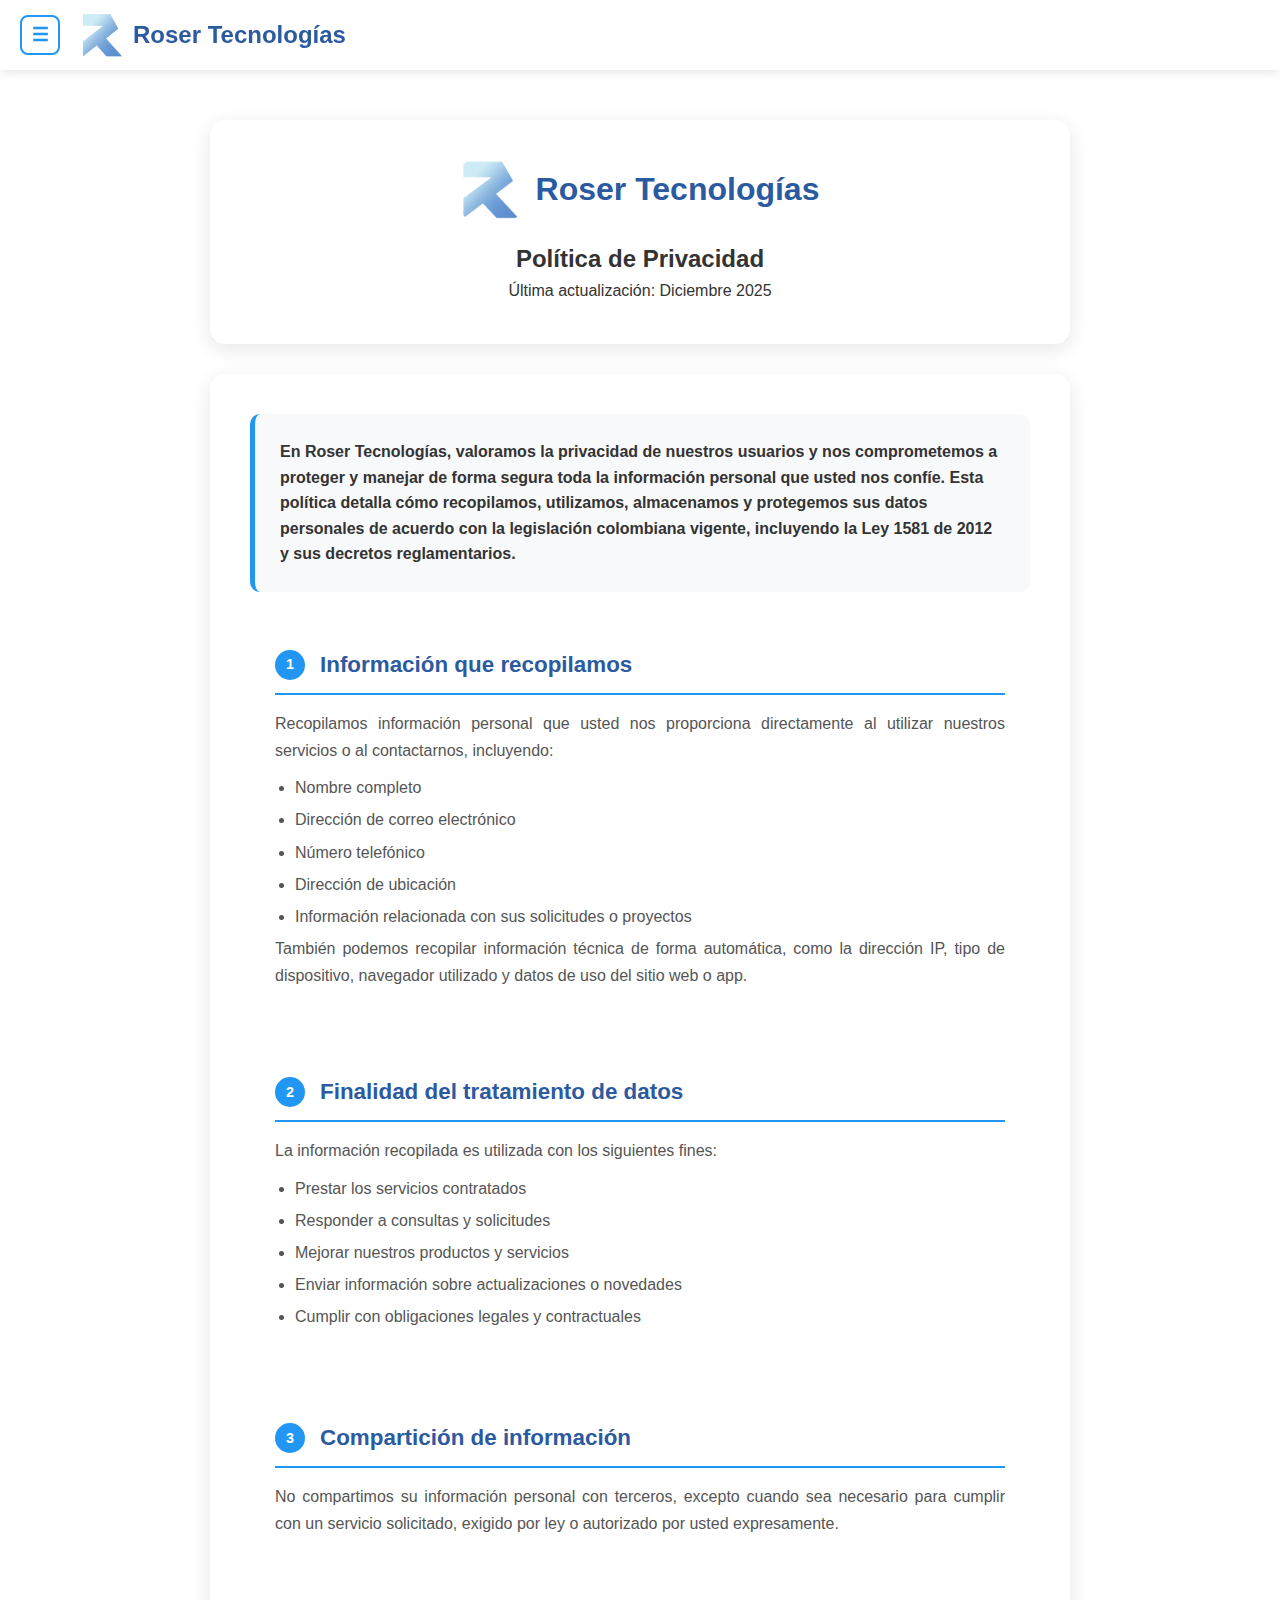
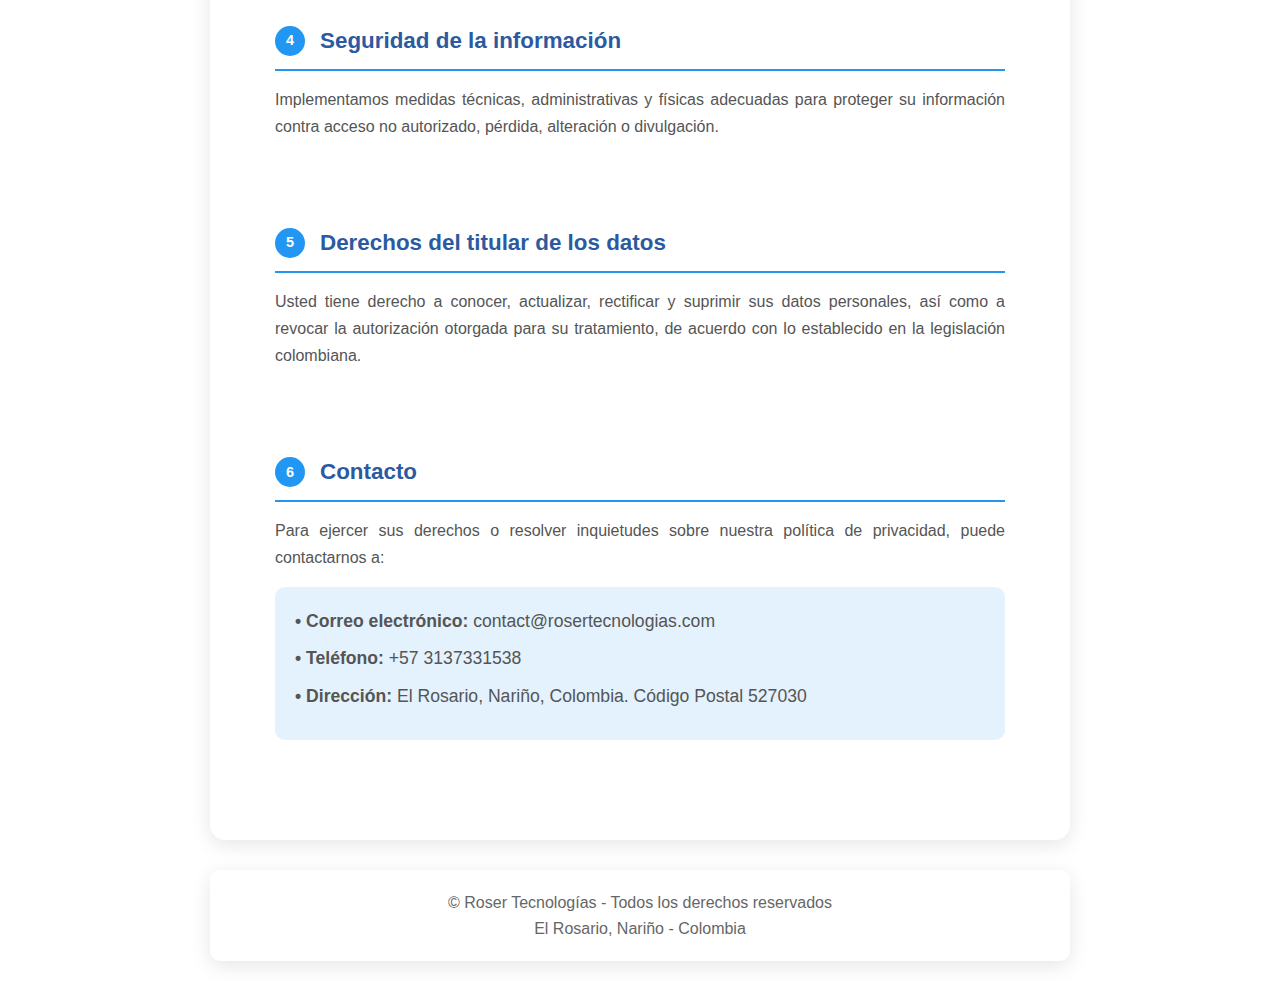
<file: politica-privacidad.html>
<!DOCTYPE html>
<html lang="es">
<head>
    <meta charset="UTF-8">
    <meta name="viewport" content="width=device-width, initial-scale=1.0">
    <title>Política de Privacidad - Roser Tecnologías</title>
    <link rel="icon" type="image/x-icon" href="Imagenes/Rosero.png">
    <link rel="stylesheet" href="styles.css">
    <style>
        .privacy-container {
            max-width: 900px;
            margin: 100px auto 0;
            padding: 20px;
        }

        .privacy-header {
            background: white;
            border-radius: 15px;
            padding: 40px;
            text-align: center;
            box-shadow: 0 5px 20px rgba(0,0,0,0.1);
            margin-bottom: 30px;
        }

        .privacy-logo {
            display: flex;
            align-items: center;
            justify-content: center;
            gap: 15px;
            margin-bottom: 20px;
        }

        .privacy-logo img {
            width: 60px;
            height: 60px;
            border-radius: 12px;
        }

        .privacy-logo h1 {
            color: #2c5aa0;
            font-size: 2rem;
            margin: 0;
        }

        .privacy-content {
            background: white;
            padding: 40px;
            border-radius: 15px;
            box-shadow: 0 5px 20px rgba(0,0,0,0.1);
        }

        .intro {
            background: #f8f9fa;
            padding: 25px;
            border-radius: 10px;
            margin-bottom: 30px;
            border-left: 5px solid #2196F3;
        }

        .section {
            margin-bottom: 35px;
            padding: 25px;
            border-radius: 10px;
            transition: all 0.3s ease;
        }

        .section:hover {
            background: #f8f9fa;
            transform: translateY(-2px);
            box-shadow: 0 5px 15px rgba(0,0,0,0.1);
        }

        .section h2 {
            color: #2c5aa0;
            font-size: 1.4rem;
            margin-bottom: 15px;
            padding-bottom: 10px;
            border-bottom: 2px solid #2196F3;
            display: flex;
            align-items: center;
        }

        .section-number {
            background: #2196F3;
            color: white;
            width: 30px;
            height: 30px;
            border-radius: 50%;
            display: flex;
            align-items: center;
            justify-content: center;
            font-weight: bold;
            margin-right: 15px;
            font-size: 0.9rem;
        }

        .section p, .section ul {
            color: #555;
            text-align: justify;
            line-height: 1.7;
        }

        .section ul {
            margin-left: 20px;
            margin-top: 10px;
        }

        .section li {
            margin-bottom: 5px;
        }

        .contact-info {
            background: #e3f2fd;
            padding: 20px;
            border-radius: 10px;
            margin-top: 15px;
        }

        .privacy-footer {
            text-align: center;
            margin-top: 30px;
            padding: 20px;
            background: white;
            border-radius: 10px;
            box-shadow: 0 5px 20px rgba(0,0,0,0.1);
            color: #666;
        }

        .logo-link {
            display: flex;
            align-items: center;
            gap: 10px;
            text-decoration: none;
            color: inherit;
        }

        .logo-link:hover {
            text-decoration: none;
        }
    </style>
</head>
<body>
    <!-- Navbar -->
    <nav class="navbar">
        <div class="nav-container">
            <div class="menu-button">
                <span class="menu-lines">☰</span>
            </div>
            <div class="nav-logo">
                <a href="index.html" class="logo-link">
                    <img src="Imagenes/Rosero.png" alt="Roser Tecnologías" class="logo-img">
                    <h2>Roser Tecnologías</h2>
                </a>
            </div>
            <div class="hamburger">
                <span></span>
                <span></span>
                <span></span>
            </div>
        </div>
        
        <!-- Dropdown Menu -->
        <div class="sidebar-dropdown">
            <div class="dropdown-section">
                <div class="section-header">
                    <img src="Imagenes/empresa.png" alt="Empresa" class="section-icon">
                    <span class="section-title">Empresa</span>
                    <span class="section-arrow">▼</span>
                </div>
                <div class="subsection">
                    <a href="conocenos.html">
                        <img src="Imagenes/ceo.png" alt="CEO" class="subsection-icon">
                        Conocenos
                    </a>
                    <a href="mision-vision.html">
                        <img src="Imagenes/vision.png" alt="Vision" class="subsection-icon">
                        Misión y Visión
                    </a>
                    <a href="terminos-condiciones.html">
                        <img src="Imagenes/terminos.png" alt="Terminos" class="subsection-icon">
                        Términos y Condiciones
                    </a>
                    <a href="politica-privacidad.html" class="active" target="_self">
                        <img src="Imagenes/privacidad.png" alt="Privacidad" class="subsection-icon">
                        Privacidad
                    </a>
                </div>
            </div>
            <div class="dropdown-section">
                <div class="section-header">
                    <img src="Imagenes/PTS.png" alt="Productos" class="section-icon">
                    <span class="section-title">Productos</span>
                    <span class="section-arrow">▼</span>
                </div>
                <div class="subsection">
                    <div class="prototypes-header">
                        <img src="Imagenes/Proto.png" alt="Prototipos" class="subsection-icon">
                        Prototipos
                        <span class="section-arrow">▼</span>
                    </div>
                    <div class="prototype-subsection">
                        <a href="#depie">
                            <img src="Imagenes/ceo.png" alt="DePie" class="subsection-icon">
                            DePie
                        </a>
                    </div>
                    <div class="apps-header" data-toggle="apps">
                        <img src="Imagenes/apps.png" alt="Apps" class="subsection-icon">
                        Apps
                        <span class="section-arrow">▼</span>
                    </div>
                    <div class="sub-subsection">
                        <a href="3dcost.html">
                            <img src="Imagenes/3D.png" alt="3D" class="subsection-icon">
                            3DCost
                        </a>
                    </div>
                </div>
            </div>
        </div>
    </nav>

    <div class="privacy-container">
        <div class="privacy-header">
            <div class="privacy-logo">
                <img src="Imagenes/Rosero.png" alt="Roser Tecnologías">
                <h1>Roser Tecnologías</h1>
            </div>
            <h2>Política de Privacidad</h2>
            <p>Última actualización: Diciembre 2025</p>
        </div>

        <div class="privacy-content">
            <div class="intro">
                <p><strong>En Roser Tecnologías, valoramos la privacidad de nuestros usuarios y nos comprometemos a proteger y manejar de forma segura toda la información personal que usted nos confíe. Esta política detalla cómo recopilamos, utilizamos, almacenamos y protegemos sus datos personales de acuerdo con la legislación colombiana vigente, incluyendo la Ley 1581 de 2012 y sus decretos reglamentarios.</strong></p>
            </div>

            <div class="section">
                <h2><span class="section-number">1</span>Información que recopilamos</h2>
                <p>Recopilamos información personal que usted nos proporciona directamente al utilizar nuestros servicios o al contactarnos, incluyendo:</p>
                <ul>
                    <li>Nombre completo</li>
                    <li>Dirección de correo electrónico</li>
                    <li>Número telefónico</li>
                    <li>Dirección de ubicación</li>
                    <li>Información relacionada con sus solicitudes o proyectos</li>
                </ul>
                <p>También podemos recopilar información técnica de forma automática, como la dirección IP, tipo de dispositivo, navegador utilizado y datos de uso del sitio web o app.</p>
            </div>

            <div class="section">
                <h2><span class="section-number">2</span>Finalidad del tratamiento de datos</h2>
                <p>La información recopilada es utilizada con los siguientes fines:</p>
                <ul>
                    <li>Prestar los servicios contratados</li>
                    <li>Responder a consultas y solicitudes</li>
                    <li>Mejorar nuestros productos y servicios</li>
                    <li>Enviar información sobre actualizaciones o novedades</li>
                    <li>Cumplir con obligaciones legales y contractuales</li>
                </ul>
            </div>

            <div class="section">
                <h2><span class="section-number">3</span>Compartición de información</h2>
                <p>No compartimos su información personal con terceros, excepto cuando sea necesario para cumplir con un servicio solicitado, exigido por ley o autorizado por usted expresamente.</p>
            </div>

            <div class="section">
                <h2><span class="section-number">4</span>Seguridad de la información</h2>
                <p>Implementamos medidas técnicas, administrativas y físicas adecuadas para proteger su información contra acceso no autorizado, pérdida, alteración o divulgación.</p>
            </div>

            <div class="section">
                <h2><span class="section-number">5</span>Derechos del titular de los datos</h2>
                <p>Usted tiene derecho a conocer, actualizar, rectificar y suprimir sus datos personales, así como a revocar la autorización otorgada para su tratamiento, de acuerdo con lo establecido en la legislación colombiana.</p>
            </div>

            <div class="section">
                <h2><span class="section-number">6</span>Contacto</h2>
                <p>Para ejercer sus derechos o resolver inquietudes sobre nuestra política de privacidad, puede contactarnos a:</p>
                <div class="contact-info">
                    <p><strong>• Correo electrónico:</strong> contact@rosertecnologias.com</p>
                    <p><strong>• Teléfono:</strong> +57 3137331538</p>
                    <p><strong>• Dirección:</strong> El Rosario, Nariño, Colombia. Código Postal 527030</p>
                </div>
            </div>
        </div>

        <div class="privacy-footer">
            <p>© Roser Tecnologías - Todos los derechos reservados</p>
            <p>El Rosario, Nariño - Colombia</p>
        </div>
    </div>

    <script src="script.js"></script>
</body>
</html>
</file>
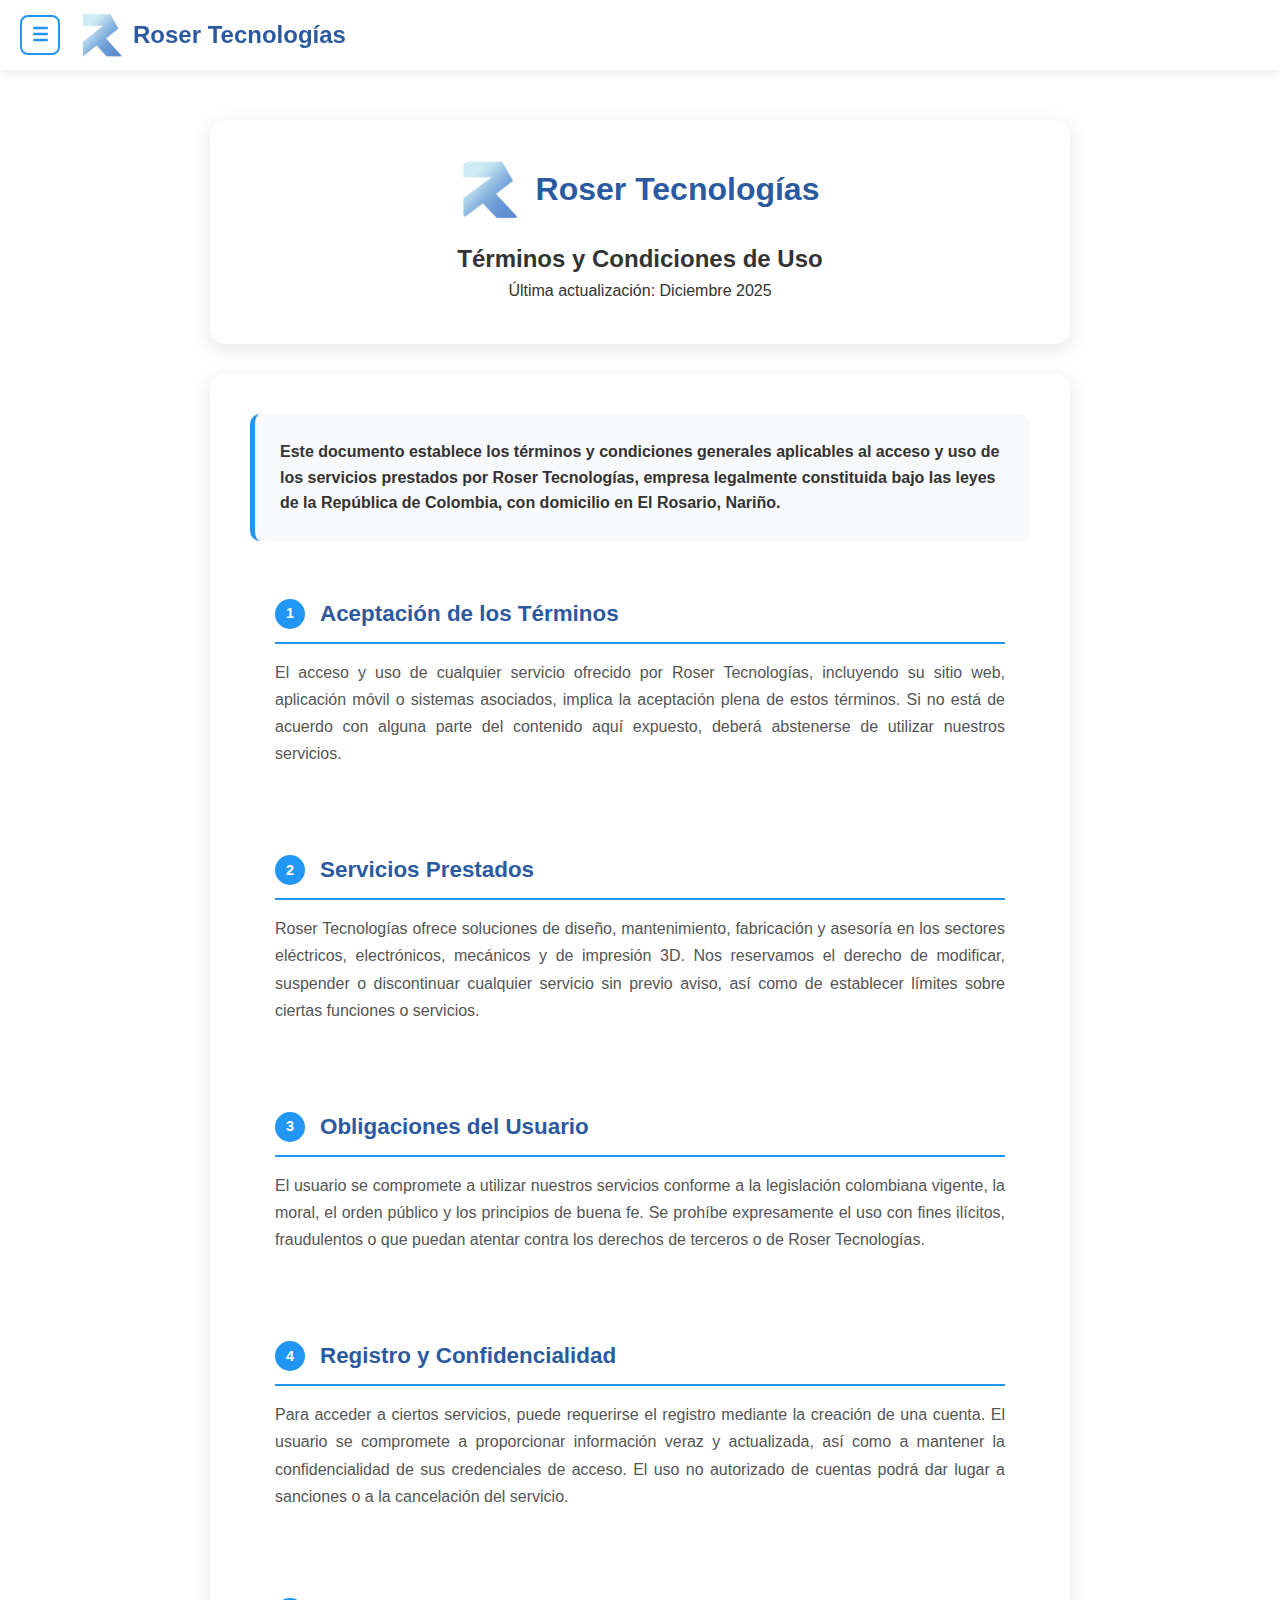
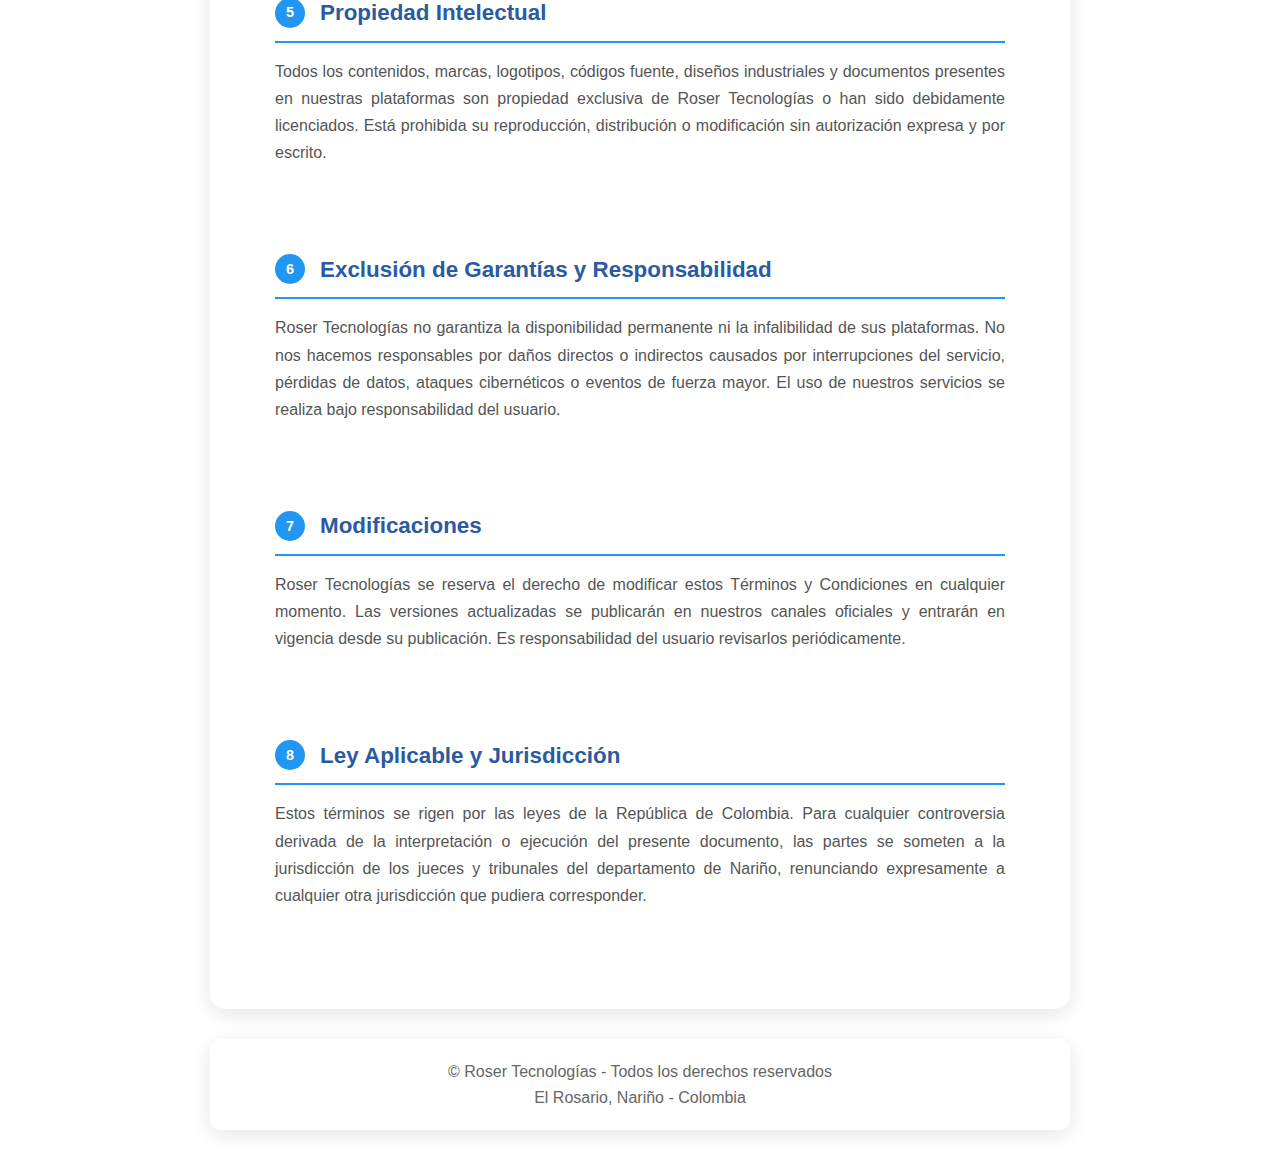
<file: terminos-condiciones.html>
<!DOCTYPE html>
<html lang="es">
<head>
    <meta charset="UTF-8">
    <meta name="viewport" content="width=device-width, initial-scale=1.0">
    <title>Términos y Condiciones - Roser Tecnologías</title>
    <link rel="icon" type="image/x-icon" href="Imagenes/Rosero.png">
    <link rel="stylesheet" href="styles.css">
    <style>
        .terms-container {
            max-width: 900px;
            margin: 100px auto 0;
            padding: 20px;
        }

        .terms-header {
            background: white;
            border-radius: 15px;
            padding: 40px;
            text-align: center;
            box-shadow: 0 5px 20px rgba(0,0,0,0.1);
            margin-bottom: 30px;
        }

        .terms-logo {
            display: flex;
            align-items: center;
            justify-content: center;
            gap: 15px;
            margin-bottom: 20px;
        }

        .terms-logo img {
            width: 60px;
            height: 60px;
            border-radius: 12px;
        }

        .terms-logo h1 {
            color: #2c5aa0;
            font-size: 2rem;
            margin: 0;
        }

        .terms-content {
            background: white;
            padding: 40px;
            border-radius: 15px;
            box-shadow: 0 5px 20px rgba(0,0,0,0.1);
        }

        .intro {
            background: #f8f9fa;
            padding: 25px;
            border-radius: 10px;
            margin-bottom: 30px;
            border-left: 5px solid #2196F3;
        }

        .section {
            margin-bottom: 35px;
            padding: 25px;
            border-radius: 10px;
            transition: all 0.3s ease;
        }

        .section:hover {
            background: #f8f9fa;
            transform: translateY(-2px);
            box-shadow: 0 5px 15px rgba(0,0,0,0.1);
        }

        .section h2 {
            color: #2c5aa0;
            font-size: 1.4rem;
            margin-bottom: 15px;
            padding-bottom: 10px;
            border-bottom: 2px solid #2196F3;
            display: flex;
            align-items: center;
        }

        .section-number {
            background: #2196F3;
            color: white;
            width: 30px;
            height: 30px;
            border-radius: 50%;
            display: flex;
            align-items: center;
            justify-content: center;
            font-weight: bold;
            margin-right: 15px;
            font-size: 0.9rem;
        }

        .section p {
            color: #555;
            text-align: justify;
            line-height: 1.7;
        }

        .terms-footer {
            text-align: center;
            margin-top: 30px;
            padding: 20px;
            background: white;
            border-radius: 10px;
            box-shadow: 0 5px 20px rgba(0,0,0,0.1);
            color: #666;
        }

        .logo-link {
            display: flex;
            align-items: center;
            gap: 10px;
            text-decoration: none;
            color: inherit;
        }

        .logo-link:hover {
            text-decoration: none;
        }
    </style>
</head>
<body>
    <!-- Navbar -->
    <nav class="navbar">
        <div class="nav-container">
            <div class="menu-button">
                <span class="menu-lines">☰</span>
            </div>
            <div class="nav-logo">
                <a href="index.html" class="logo-link">
                    <img src="Imagenes/Rosero.png" alt="Roser Tecnologías" class="logo-img">
                    <h2>Roser Tecnologías</h2>
                </a>
            </div>
            <div class="hamburger">
                <span></span>
                <span></span>
                <span></span>
            </div>
        </div>
        
        <!-- Dropdown Menu -->
        <div class="sidebar-dropdown">
            <div class="dropdown-section">
                <div class="section-header">
                    <img src="Imagenes/empresa.png" alt="Empresa" class="section-icon">
                    <span class="section-title">Empresa</span>
                    <span class="section-arrow">▼</span>
                </div>
                <div class="subsection">
                    <a href="conocenos.html">
                        <img src="Imagenes/ceo.png" alt="CEO" class="subsection-icon">
                        Conocenos
                    </a>
                    <a href="mision-vision.html">
                        <img src="Imagenes/vision.png" alt="Vision" class="subsection-icon">
                        Misión y Visión
                    </a>
                    <a href="terminos-condiciones.html" class="active">
                        <img src="Imagenes/terminos.png" alt="Terminos" class="subsection-icon">
                        Términos y Condiciones
                    </a>
                    <a href="politica-privacidad.html">
                        <img src="Imagenes/privacidad.png" alt="Privacidad" class="subsection-icon">
                        Privacidad
                    </a>
                </div>
            </div>
            <div class="dropdown-section">
                <div class="section-header">
                    <img src="Imagenes/PTS.png" alt="Productos" class="section-icon">
                    <span class="section-title">Productos</span>
                    <span class="section-arrow">▼</span>
                </div>
                <div class="subsection">
                    <div class="prototypes-header">
                        <img src="Imagenes/Proto.png" alt="Prototipos" class="subsection-icon">
                        Prototipos
                        <span class="section-arrow">▼</span>
                    </div>
                    <div class="prototype-subsection">
                        <a href="#depie">
                            <img src="Imagenes/ceo.png" alt="DePie" class="subsection-icon">
                            DePie
                        </a>
                    </div>
                    <div class="apps-header" data-toggle="apps">
                        <img src="Imagenes/apps.png" alt="Apps" class="subsection-icon">
                        Apps
                        <span class="section-arrow">▼</span>
                    </div>
                    <div class="sub-subsection">
                        <a href="3dcost.html">
                            <img src="Imagenes/3D.png" alt="3D" class="subsection-icon">
                            3DCost
                        </a>
                    </div>
                </div>
            </div>
        </div>
    </nav>

    <div class="terms-container">
        <div class="terms-header">
            <div class="terms-logo">
                <img src="Imagenes/Rosero.png" alt="Roser Tecnologías">
                <h1>Roser Tecnologías</h1>
            </div>
            <h2>Términos y Condiciones de Uso</h2>
            <p>Última actualización: Diciembre 2025</p>
        </div>

        <div class="terms-content">
            <div class="intro">
                <p><strong>Este documento establece los términos y condiciones generales aplicables al acceso y uso de los servicios prestados por Roser Tecnologías, empresa legalmente constituida bajo las leyes de la República de Colombia, con domicilio en El Rosario, Nariño.</strong></p>
            </div>

            <div class="section">
                <h2><span class="section-number">1</span>Aceptación de los Términos</h2>
                <p>El acceso y uso de cualquier servicio ofrecido por Roser Tecnologías, incluyendo su sitio web, aplicación móvil o sistemas asociados, implica la aceptación plena de estos términos. Si no está de acuerdo con alguna parte del contenido aquí expuesto, deberá abstenerse de utilizar nuestros servicios.</p>
            </div>

            <div class="section">
                <h2><span class="section-number">2</span>Servicios Prestados</h2>
                <p>Roser Tecnologías ofrece soluciones de diseño, mantenimiento, fabricación y asesoría en los sectores eléctricos, electrónicos, mecánicos y de impresión 3D. Nos reservamos el derecho de modificar, suspender o discontinuar cualquier servicio sin previo aviso, así como de establecer límites sobre ciertas funciones o servicios.</p>
            </div>

            <div class="section">
                <h2><span class="section-number">3</span>Obligaciones del Usuario</h2>
                <p>El usuario se compromete a utilizar nuestros servicios conforme a la legislación colombiana vigente, la moral, el orden público y los principios de buena fe. Se prohíbe expresamente el uso con fines ilícitos, fraudulentos o que puedan atentar contra los derechos de terceros o de Roser Tecnologías.</p>
            </div>

            <div class="section">
                <h2><span class="section-number">4</span>Registro y Confidencialidad</h2>
                <p>Para acceder a ciertos servicios, puede requerirse el registro mediante la creación de una cuenta. El usuario se compromete a proporcionar información veraz y actualizada, así como a mantener la confidencialidad de sus credenciales de acceso. El uso no autorizado de cuentas podrá dar lugar a sanciones o a la cancelación del servicio.</p>
            </div>

            <div class="section">
                <h2><span class="section-number">5</span>Propiedad Intelectual</h2>
                <p>Todos los contenidos, marcas, logotipos, códigos fuente, diseños industriales y documentos presentes en nuestras plataformas son propiedad exclusiva de Roser Tecnologías o han sido debidamente licenciados. Está prohibida su reproducción, distribución o modificación sin autorización expresa y por escrito.</p>
            </div>

            <div class="section">
                <h2><span class="section-number">6</span>Exclusión de Garantías y Responsabilidad</h2>
                <p>Roser Tecnologías no garantiza la disponibilidad permanente ni la infalibilidad de sus plataformas. No nos hacemos responsables por daños directos o indirectos causados por interrupciones del servicio, pérdidas de datos, ataques cibernéticos o eventos de fuerza mayor. El uso de nuestros servicios se realiza bajo responsabilidad del usuario.</p>
            </div>

            <div class="section">
                <h2><span class="section-number">7</span>Modificaciones</h2>
                <p>Roser Tecnologías se reserva el derecho de modificar estos Términos y Condiciones en cualquier momento. Las versiones actualizadas se publicarán en nuestros canales oficiales y entrarán en vigencia desde su publicación. Es responsabilidad del usuario revisarlos periódicamente.</p>
            </div>

            <div class="section">
                <h2><span class="section-number">8</span>Ley Aplicable y Jurisdicción</h2>
                <p>Estos términos se rigen por las leyes de la República de Colombia. Para cualquier controversia derivada de la interpretación o ejecución del presente documento, las partes se someten a la jurisdicción de los jueces y tribunales del departamento de Nariño, renunciando expresamente a cualquier otra jurisdicción que pudiera corresponder.</p>
            </div>
        </div>

        <div class="terms-footer">
            <p>© Roser Tecnologías - Todos los derechos reservados</p>
            <p>El Rosario, Nariño - Colombia</p>
        </div>
    </div>

    <script src="script.js"></script>
</body>
</html>
</file>
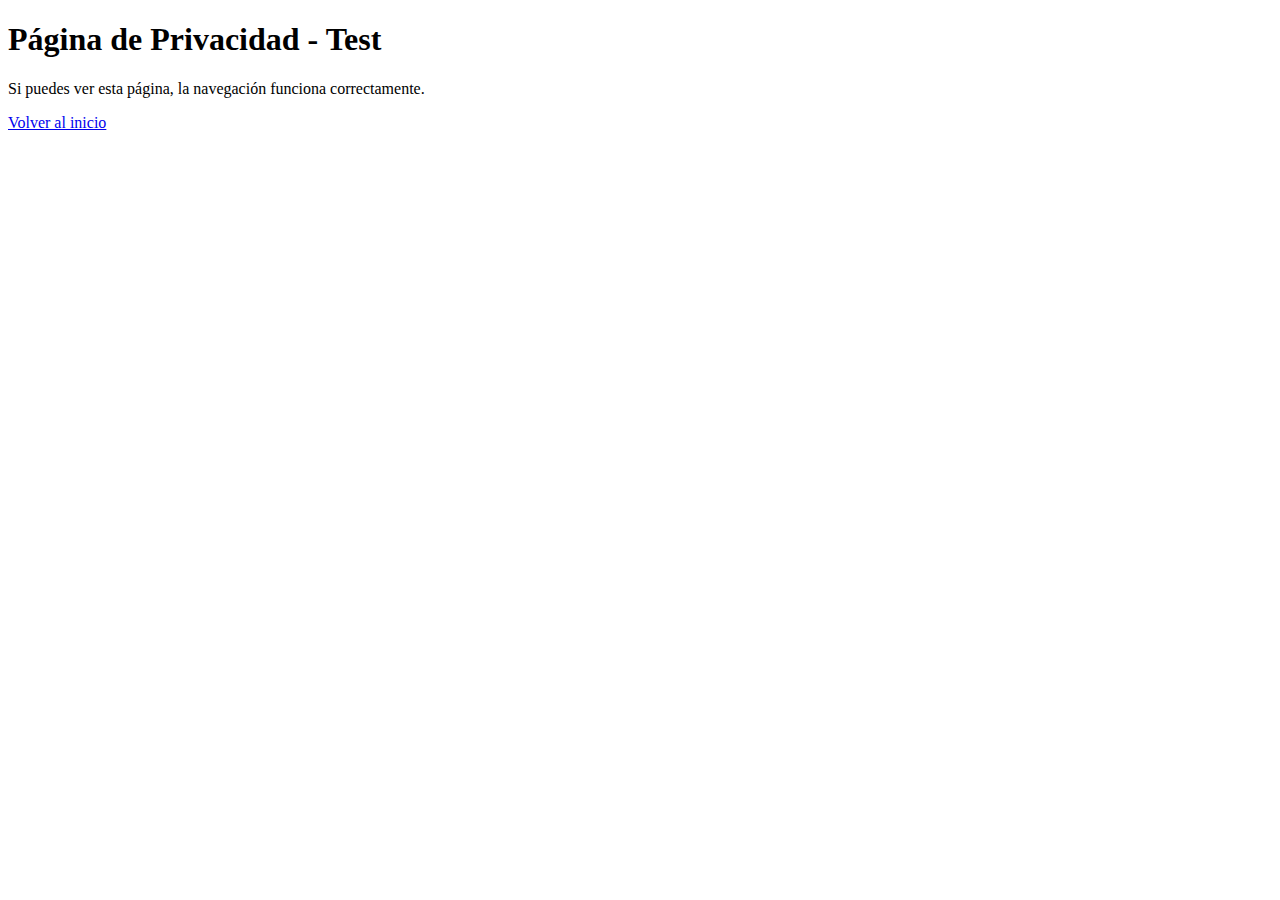
<file: test-privacidad.html>
<!DOCTYPE html>
<html lang="es">
<head>
    <meta charset="UTF-8">
    <meta name="viewport" content="width=device-width, initial-scale=1.0">
    <title>Test - Política de Privacidad</title>
</head>
<body>
    <h1>Página de Privacidad - Test</h1>
    <p>Si puedes ver esta página, la navegación funciona correctamente.</p>
    <a href="index.html">Volver al inicio</a>
</body>
</html>
</file>
<file: 3dcost-demo.css>
* {
    margin: 0;
    padding: 0;
    box-sizing: border-box;
}

body {
    font-family: 'Arial', sans-serif;
    background: linear-gradient(135deg, #667eea 0%, #764ba2 100%);
    min-height: 100vh;
    display: flex;
    align-items: center;
    justify-content: center;
    padding: 20px;
}

.demo-container {
    text-align: center;
    max-width: 500px;
    width: 100%;
}

.demo-header {
    color: white;
    margin-bottom: 30px;
}

.demo-header h1 {
    font-size: 2rem;
    margin-bottom: 10px;
}

.demo-header p {
    opacity: 0.9;
    font-size: 1.1rem;
}

/* Phone Mockup */
.phone-mockup {
    width: 320px;
    height: 640px;
    background: #000;
    border-radius: 30px;
    padding: 10px;
    margin: 0 auto 30px;
    box-shadow: 0 20px 60px rgba(0,0,0,0.3);
    position: relative;
    overflow: hidden;
}

.screen {
    width: 100%;
    height: 100%;
    background: white;
    border-radius: 20px;
    display: none;
    flex-direction: column;
    overflow: hidden;
}

.screen.active {
    display: flex;
}

.phone-header {
    background: #f8f9fa;
    padding: 8px 20px;
    display: flex;
    justify-content: space-between;
    align-items: center;
    font-size: 0.8rem;
    font-weight: 600;
    border-radius: 20px 20px 0 0;
}

.status-icons {
    display: flex;
    gap: 5px;
}

.phone-content {
    flex: 1;
    padding: 20px;
    overflow-y: auto;
    position: relative;
}

.menu-icon {
    position: absolute;
    top: 20px;
    right: 20px;
    font-size: 1.2rem;
    color: #666;
}

/* App Logo */
.app-logo {
    text-align: center;
    margin: 20px 0;
}

.logo-3d-icon {
    width: 50px;
    height: 50px;
    object-fit: contain;
}

.logo-circle {
    width: 80px;
    height: 80px;
    background: linear-gradient(135deg, #4CAF50, #2196F3);
    border-radius: 50%;
    display: flex;
    align-items: center;
    justify-content: center;
    margin: 0 auto;
    color: white;
    font-weight: bold;
    font-size: 2rem;
}

/* Typography */
h2 {
    text-align: center;
    font-size: 1.3rem;
    margin: 15px 0 5px 0;
    color: #333;
}

.subtitle {
    text-align: center;
    color: #666;
    font-size: 0.9rem;
    margin-bottom: 15px;
}

.description {
    text-align: center;
    color: #666;
    font-size: 0.85rem;
    line-height: 1.4;
    margin-bottom: 25px;
}

/* Form Elements */
.form-group {
    margin-bottom: 15px;
}

.form-group label {
    display: block;
    font-size: 0.8rem;
    color: #666;
    margin-bottom: 5px;
}

.input-field {
    display: flex;
    align-items: center;
    background: #f8f9fa;
    padding: 10px;
    border-radius: 8px;
    gap: 10px;
}

.input-field .icon {
    font-size: 1rem;
}

.time-inputs {
    display: flex;
    align-items: center;
    gap: 10px;
}

.time-input, .weight-input, .price-input {
    padding: 8px;
    border: 1px solid #ddd;
    border-radius: 5px;
    width: 60px;
    text-align: center;
}

.weight-input {
    width: 100px;
}

.price-input {
    width: 80px;
}

.labor-row {
    display: flex;
    align-items: center;
    gap: 10px;
    background: #f8f9fa;
    padding: 10px;
    border-radius: 8px;
}

/* Price Display */
.price-field {
    display: flex;
    align-items: center;
    background: #f8f9fa;
    padding: 10px;
    border-radius: 8px;
    gap: 5px;
}

.price-field .currency {
    color: #4CAF50;
    font-weight: bold;
}

.price-field .amount {
    flex: 1;
    font-weight: bold;
}

.price-field .currency-code {
    color: #666;
}

/* World Map */
.world-map {
    text-align: center;
    font-size: 3rem;
    margin: 20px 0;
}

/* Currency Info */
.currency-info {
    background: #e3f2fd;
    padding: 10px;
    border-radius: 8px;
    display: flex;
    justify-content: space-between;
    align-items: center;
    margin: 15px 0;
}

.currency-code {
    background: #2196F3;
    color: white;
    padding: 4px 8px;
    border-radius: 4px;
    font-weight: bold;
}

/* Printer Info */
.printer-info {
    display: flex;
    align-items: center;
    background: #f8f9fa;
    padding: 15px;
    border-radius: 8px;
    margin: 15px 0;
    gap: 15px;
}

.printer-icon {
    font-size: 2rem;
}

.printer-details p {
    margin: 2px 0;
    font-size: 0.9rem;
}

/* Total Cost */
.total-cost {
    background: #e8f5e8;
    padding: 15px;
    border-radius: 8px;
    margin: 20px 0;
    text-align: center;
}

.cost-amount {
    display: block;
    font-size: 1.2rem;
    font-weight: bold;
    color: #4CAF50;
    margin-top: 5px;
}

/* Company Info */
.company-info {
    background: #f8f9fa;
    padding: 15px;
    border-radius: 8px;
    margin-bottom: 20px;
}

.company-info h3 {
    color: #2196F3;
    margin-bottom: 10px;
    font-size: 1rem;
}

.company-info p {
    margin: 5px 0;
    font-size: 0.9rem;
}

/* Cost Breakdown */
.cost-breakdown {
    margin-bottom: 20px;
}

.cost-breakdown h3 {
    color: #2196F3;
    margin-bottom: 15px;
    font-size: 1rem;
}

.cost-item {
    display: flex;
    justify-content: space-between;
    padding: 8px 0;
    border-bottom: 1px solid #eee;
    font-size: 0.9rem;
}

.final-total {
    background: #e3f2fd;
    padding: 15px;
    border-radius: 8px;
    margin-bottom: 20px;
}

.total-row {
    display: flex;
    justify-content: space-between;
    font-size: 1.1rem;
}

/* Buttons */
.btn-primary {
    width: 100%;
    background: #4CAF50;
    color: white;
    border: none;
    padding: 12px;
    border-radius: 8px;
    font-size: 0.9rem;
    margin-bottom: 10px;
    cursor: pointer;
    transition: background 0.3s;
}

.btn-primary:hover {
    background: #45a049;
}

.btn-secondary {
    width: 100%;
    background: transparent;
    color: #4CAF50;
    border: 1px solid #4CAF50;
    padding: 12px;
    border-radius: 8px;
    font-size: 0.9rem;
    cursor: pointer;
    transition: all 0.3s;
}

.btn-secondary:hover {
    background: #4CAF50;
    color: white;
}

/* Navigation */
.demo-navigation {
    display: flex;
    flex-wrap: wrap;
    gap: 10px;
    justify-content: center;
}

.nav-btn {
    background: rgba(255,255,255,0.2);
    color: white;
    border: 1px solid rgba(255,255,255,0.3);
    padding: 8px 12px;
    border-radius: 20px;
    font-size: 0.8rem;
    cursor: pointer;
    transition: all 0.3s;
}

.nav-btn:hover {
    background: rgba(255,255,255,0.3);
    transform: translateY(-2px);
}

/* Responsive */
@media (max-width: 480px) {
    .phone-mockup {
        width: 280px;
        height: 560px;
    }
    
    .demo-header h1 {
        font-size: 1.5rem;
    }
    
    .nav-btn {
        font-size: 0.7rem;
        padding: 6px 10px;
    }
}
</file>
<file: styles.css>
* {
    margin: 0;
    padding: 0;
    box-sizing: border-box;
}

body {
    font-family: 'Arial', sans-serif;
    line-height: 1.6;
    color: #333;
}

.container {
    max-width: 1200px;
    margin: 0 auto;
    padding: 0 20px;
}

/* Navbar */
.navbar {
    background: #fff;
    box-shadow: 0 2px 10px rgba(0,0,0,0.1);
    position: fixed;
    width: 100%;
    top: 0;
    z-index: 1000;
}

.nav-container {
    max-width: 100%;
    margin: 0;
    padding: 0 20px;
    display: flex;
    align-items: center;
    height: 70px;
    gap: 20px;
    width: 100%;
}

.menu-button {
    width: 40px;
    height: 40px;
    border: 2px solid #2196F3;
    border-radius: 8px;
    display: flex;
    align-items: center;
    justify-content: center;
    cursor: pointer;
    transition: all 0.3s;
    background: white;
}

.nav-logo {
    display: flex;
    align-items: center;
    gap: 8px;
    flex: 1;
}

.nav-logo a {
    display: flex;
    align-items: center;
    gap: 8px;
    text-decoration: none;
    transition: transform 0.2s;
}

.nav-logo a:hover {
    transform: scale(1.02);
}

.nav-logo h2 {
    color: #2c5aa0;
    font-size: 1.5rem;
    margin: 0;
}

.nav-menu {
    display: flex;
    list-style: none;
    gap: 2rem;
    margin-left: auto;
}

.search-container {
    margin-left: 20px;
    display: flex;
    align-items: center;
    gap: 12px;
}

.search-button {
    width: 50px;
    height: 50px;
    background: #4285f4;
    border: none;
    border-radius: 50%;
    display: flex;
    align-items: center;
    justify-content: center;
    cursor: pointer;
    transition: all 0.3s ease;
    box-shadow: 0 2px 8px rgba(66, 133, 244, 0.3);
}

.search-button:hover {
    background: #3367d6;
    transform: scale(1.05);
    box-shadow: 0 4px 12px rgba(66, 133, 244, 0.4);
}

.search-button svg {
    width: 20px;
    height: 20px;
    fill: white;
}

.search-input-container {
    position: relative;
    display: flex;
    align-items: center;
}

.search-bar {
    width: 350px;
    height: 50px;
    padding: 0 50px 0 20px;
    border: none;
    border-radius: 25px;
    background: #f1f3f4;
    color: #333;
    font-size: 14px;
    outline: none;
    transition: all 0.3s ease;
    box-shadow: 0 2px 8px rgba(0,0,0,0.1);
}

.search-bar::placeholder {
    color: #9aa0a6;
    font-size: 14px;
}

.search-bar:focus {
    background: white;
    box-shadow: 0 4px 16px rgba(0,0,0,0.15);
}

.clear-button {
    position: absolute;
    right: 15px;
    width: 24px;
    height: 24px;
    background: none;
    border: none;
    cursor: pointer;
    display: none;
    align-items: center;
    justify-content: center;
    border-radius: 50%;
    transition: background 0.2s;
}

.clear-button:hover {
    background: #f1f3f4;
}

.clear-button svg {
    width: 16px;
    height: 16px;
    fill: #5f6368;
}

.search-bar:not(:placeholder-shown) + .clear-button {
    display: flex;
}

.logo-img {
    width: 45px;
    height: 45px;
    object-fit: contain;
    background: transparent;
    mix-blend-mode: multiply;
}

.menu-button:hover {
    background: #e3f2fd;
    border-color: #1976D2;
    transform: scale(1.05);
}

.menu-lines {
    font-size: 1.3rem;
    color: #2196F3;
    font-weight: bold;
}

.sidebar-dropdown {
    position: absolute;
    top: 70px;
    left: 20px;
    background: white;
    min-width: 220px;
    box-shadow: 0 8px 25px rgba(0,0,0,0.15);
    border-radius: 8px;
    padding: 0;
    opacity: 0;
    visibility: hidden;
    transform: translateY(-10px);
    transition: all 0.3s;
    z-index: 1000;
    border: 1px solid #e0e0e0;
}

.dropdown-section {
    border-bottom: 1px solid #f0f0f0;
}

.section-header {
    display: flex;
    align-items: center;
    padding: 15px 20px;
    background: #f8f9fa;
    cursor: pointer;
    transition: background 0.3s;
    border-radius: 8px 8px 0 0;
    outline: none;
}

.section-header:hover,
.section-header:focus {
    background: #e3f2fd;
}

.section-header:focus {
    box-shadow: 0 0 0 2px #2196F3;
}

.section-icon {
    width: 20px;
    height: 20px;
    margin-right: 10px;
    object-fit: contain;
}

.section-title {
    flex: 1;
    font-weight: 500;
    color: #333;
}

.section-arrow {
    color: #666;
    font-size: 0.8rem;
    transition: transform 0.3s;
}

.subsection {
    padding: 8px 0;
    max-height: 0;
    overflow: hidden;
    transition: max-height 0.3s ease;
}

.subsection.active {
    max-height: 300px;
}

.sub-subsection {
    padding: 8px 0;
    max-height: 0;
    overflow: hidden;
    transition: max-height 0.3s ease;
    margin-left: 20px;
}

.sub-subsection.active {
    max-height: 100px;
}

.sub-subsection a {
    display: flex;
    align-items: center;
    padding: 8px 20px 8px 40px;
    color: #666;
    text-decoration: none;
    font-size: 0.85rem;
    transition: all 0.3s;
    border-left: 3px solid transparent;
    gap: 8px;
}

.sub-subsection .subsection-icon {
    font-size: 0.9rem;
}

.apps-section {
    width: 100%;
}

.apps-header {
    display: flex;
    align-items: center;
    padding: 10px 20px 10px 50px;
    color: #666;
    text-decoration: none;
    font-size: 0.9rem;
    transition: all 0.3s;
    border-left: 3px solid transparent;
    outline: none;
    cursor: pointer;
    gap: 8px;
}

.apps-header .subsection-icon {
    width: 16px;
    height: 16px;
    object-fit: contain;
    margin-right: 0;
}

.apps-header .section-arrow {
    margin-left: auto;
    color: #666;
    font-size: 0.8rem;
    transition: transform 0.3s;
}

.apps-header:hover,
.apps-header:focus {
    background-color: #f8f9fa;
    color: #2196F3;
    border-left-color: #2196F3;
    padding-left: 54px;
}

.apps-header:focus {
    box-shadow: inset 0 0 0 2px #2196F3;
}

.subsection a {
    display: flex;
    align-items: center;
    padding: 10px 20px 10px 50px;
    color: #666;
    text-decoration: none;
    font-size: 0.9rem;
    transition: all 0.3s;
    border-left: 3px solid transparent;
}

.subsection-icon {
    width: 16px;
    height: 16px;
    margin-right: 8px;
    object-fit: contain;
}

.subsection a:hover {
    background-color: #f8f9fa;
    color: #2196F3;
    border-left-color: #2196F3;
    padding-left: 54px;
}

.sidebar-dropdown.active {
    opacity: 1;
    visibility: visible;
    transform: translateY(0);
}



.nav-menu {
    display: flex;
    list-style: none;
    gap: 2rem;
}

.nav-menu a {
    text-decoration: none;
    color: #333;
    font-weight: 500;
    transition: color 0.3s;
}

.nav-menu a:hover {
    color: #2c5aa0;
}

/* Dropdown Menu */
.dropdown {
    position: relative;
}

.dropdown-toggle {
    display: flex;
    align-items: center;
    gap: 8px;
    color: #333;
    font-weight: 500;
    cursor: pointer;
    padding: 8px 12px;
    border-radius: 4px;
    transition: all 0.3s;
}

.dropdown-toggle:hover {
    background-color: #e3f2fd;
    color: #2196F3;
}

.menu-lines {
    font-size: 1.2rem;
    color: #2196F3;
    font-weight: bold;
}

.dropdown-menu {
    position: absolute;
    top: 100%;
    left: 0;
    background: white;
    min-width: 180px;
    box-shadow: 0 5px 15px rgba(0,0,0,0.1);
    border-radius: 8px;
    padding: 8px 0;
    opacity: 0;
    visibility: hidden;
    transform: translateY(-10px);
    transition: all 0.3s;
    z-index: 1000;
}

.dropdown:hover .dropdown-menu {
    opacity: 1;
    visibility: visible;
    transform: translateY(0);
}

.dropdown-menu a {
    display: block;
    padding: 10px 16px;
    color: #666;
    text-decoration: none;
    font-size: 0.9rem;
    transition: all 0.3s;
}

.dropdown-menu a:hover {
    background-color: #f8f9fa;
    color: #2196F3;
    padding-left: 20px;
}

.hamburger {
    display: none;
    flex-direction: column;
    cursor: pointer;
}

.hamburger span {
    width: 25px;
    height: 3px;
    background: #333;
    margin: 3px 0;
    transition: 0.3s;
}

/* Hero Section */
.hero {
    position: relative;
    color: #333;
    min-height: 100vh;
    display: flex;
    align-items: center;
    justify-content: center;
    margin-top: 70px;
    padding: 2rem 0;
    overflow: hidden;
}

/* Image Slider */
.image-slider {
    position: absolute;
    top: 0;
    left: 0;
    width: 100%;
    height: 100%;
    z-index: 1;
}

.slide {
    position: absolute;
    top: 0;
    left: 0;
    width: 100%;
    height: 100%;
    background-size: cover;
    background-position: center;
    background-repeat: no-repeat;
    opacity: 0;
    transition: opacity 1.5s ease-in-out;
}

.slide.active {
    opacity: 1;
}

.hero-overlay {
    position: absolute;
    top: 0;
    left: 0;
    width: 100%;
    height: 100%;
    background: rgba(0, 0, 0, 0.4);
    z-index: 2;
}

/* Progress Bars */
.progress-bars {
    position: absolute;
    bottom: 20px;
    left: 50%;
    transform: translateX(-50%);
    display: flex;
    align-items: center;
    gap: 8px;
    z-index: 4;
}

.pause-btn {
    background: transparent;
    border: none;
    width: 32px;
    height: 32px;
    border-radius: 50%;
    cursor: pointer;
    display: flex;
    align-items: center;
    justify-content: center;
    transition: all 0.3s ease;
    margin-right: 8px;
}

.pause-btn:hover {
    background: rgba(255, 255, 255, 0.2);
    transform: scale(1.1);
}

.progress-bar {
    width: 60px;
    height: 4px;
    background: rgba(255, 255, 255, 0.3);
    border-radius: 2px;
    cursor: pointer;
    overflow: hidden;
    transition: all 0.3s ease;
}

.progress-bar:hover {
    background: rgba(255, 255, 255, 0.5);
}

.progress-fill {
    width: 0%;
    height: 100%;
    background: #fff;
    border-radius: 2px;
    transition: width 0.1s linear;
}

.progress-bar.active .progress-fill {
    animation: fillProgress 4s linear forwards;
}

@keyframes fillProgress {
    from { width: 0%; }
    to { width: 100%; }
}

/* Explore Products Section */
.explore-products {
    padding: 80px 0;
    background: #f8f9fa;
}

.explore-products h2 {
    text-align: center;
    font-size: 2.5rem;
    font-weight: 700;
    color: #333;
    margin-bottom: 50px;
    letter-spacing: 1px;
}

.categories-slider {
    position: relative;
    display: flex;
    align-items: center;
    justify-content: center;
    margin-bottom: 30px;
}

.categories-container {
    display: flex;
    gap: 30px;
    overflow: hidden;
    max-width: 1000px;
}

.category-card {
    flex: 0 0 180px;
    text-align: center;
    cursor: pointer;
    transition: transform 0.3s ease;
}

.category-card:hover {
    transform: translateY(-10px);
}

.category-card img {
    width: 150px;
    height: 150px;
    object-fit: cover;
    border-radius: 15px;
    margin-bottom: 15px;
    box-shadow: 0 5px 20px rgba(0,0,0,0.1);
    transition: box-shadow 0.3s ease;
}

.category-card:hover img {
    box-shadow: 0 10px 30px rgba(0,0,0,0.2);
}

.category-card h3 {
    font-size: 1.1rem;
    color: #333;
    font-weight: 600;
    margin: 0;
}

.slider-arrow {
    background: rgba(0,0,0,0.1);
    border: none;
    width: 50px;
    height: 50px;
    border-radius: 50%;
    font-size: 24px;
    color: #666;
    cursor: pointer;
    transition: all 0.3s ease;
    margin: 0 20px;
}

.slider-arrow:hover {
    background: rgba(0,0,0,0.2);
    color: #333;
}

.slider-dots {
    display: flex;
    justify-content: center;
    gap: 10px;
}

.dot {
    width: 12px;
    height: 12px;
    border-radius: 50%;
    background: #ddd;
    cursor: pointer;
    transition: background 0.3s ease;
}

.dot.active {
    background: #2196F3;
}

@media (max-width: 768px) {
    .categories-container {
        gap: 20px;
    }
    
    .category-card {
        flex: 0 0 140px;
    }
    
    .category-card img {
        width: 120px;
        height: 120px;
    }
}

.hero-content {
    position: relative;
    z-index: 3;
    display: flex;
    align-items: center;
    gap: 4rem;
    max-width: 1400px;
    width: 100%;
    padding: 0 2rem;
}

.hero-left {
    flex: 1;
    text-align: center;
}

.hero-right {
    flex: 2;
}

.logo-3d {
    margin-bottom: 2rem;
}

.logo-hero {
    width: 120px;
    height: 120px;
    object-fit: contain;
    background: transparent;
    mix-blend-mode: multiply;
    margin: 0 auto;
    display: block;
}

.hero-content h1 {
    font-size: 2.5rem;
    margin-bottom: 1rem;
    color: white;
    font-weight: 600;
    text-shadow: 2px 2px 4px rgba(0,0,0,0.7);
}

.hero-content p {
    font-size: 1.1rem;
    margin-bottom: 2rem;
    color: white;
    max-width: 600px;
    margin-left: auto;
    margin-right: auto;
    text-shadow: 1px 1px 2px rgba(0,0,0,0.7);
}

.apps-grid {
    display: grid;
    grid-template-columns: repeat(2, 1fr);
    gap: 2rem;
    max-width: 800px;
}

.mobile-screen {
    display: flex;
    justify-content: center;
}

.phone-frame {
    width: 280px;
    height: 580px;
    background: white;
    border-radius: 25px;
    box-shadow: 0 10px 40px rgba(0,0,0,0.15);
    overflow: hidden;
    position: relative;
}

.phone-header {
    background: #f8f9fa;
    padding: 8px 20px;
    display: flex;
    justify-content: space-between;
    align-items: center;
    font-size: 0.8rem;
    font-weight: 600;
}

.status-icons {
    display: flex;
    gap: 5px;
}

.phone-content {
    padding: 20px;
    height: calc(100% - 40px);
    overflow-y: auto;
}

.menu-icon {
    position: absolute;
    top: 70px;
    right: 20px;
    font-size: 1.2rem;
    color: #666;
}

.app-logo {
    text-align: center;
    margin: 20px 0;
}

.logo-3d-small {
    width: 80px;
    height: 80px;
    background: linear-gradient(135deg, #4CAF50, #2196F3);
    border-radius: 50%;
    display: flex;
    align-items: center;
    justify-content: center;
    margin: 0 auto;
    color: white;
    font-weight: bold;
}

.logo-3d-small span {
    font-size: 2rem;
    line-height: 1;
}

.phone-content h3 {
    text-align: center;
    font-size: 1.3rem;
    margin: 15px 0 5px 0;
    color: #333;
}

.subtitle {
    text-align: center;
    color: #666;
    font-size: 0.9rem;
    margin-bottom: 15px;
}

.description {
    text-align: center;
    color: #666;
    font-size: 0.85rem;
    line-height: 1.4;
    margin-bottom: 25px;
}

.green-btn {
    width: 100%;
    background: #4CAF50;
    color: white;
    border: none;
    padding: 12px;
    border-radius: 8px;
    font-size: 0.9rem;
    margin-bottom: 10px;
    cursor: pointer;
    transition: background 0.3s;
}

.green-btn:hover {
    background: #45a049;
}

.outline-btn {
    width: 100%;
    background: transparent;
    color: #4CAF50;
    border: 1px solid #4CAF50;
    padding: 12px;
    border-radius: 8px;
    font-size: 0.9rem;
    cursor: pointer;
    transition: all 0.3s;
}

.outline-btn:hover {
    background: #4CAF50;
    color: white;
}

.form-group {
    margin-bottom: 15px;
}

.form-group label {
    display: block;
    font-size: 0.8rem;
    color: #666;
    margin-bottom: 5px;
}

.input-with-icon {
    display: flex;
    align-items: center;
    background: #f8f9fa;
    padding: 10px;
    border-radius: 8px;
    gap: 10px;
}

.input-with-icon .icon {
    font-size: 1rem;
}

.world-map {
    text-align: center;
    font-size: 3rem;
    margin: 20px 0;
}

.location-selector select {
    width: 100%;
    padding: 10px;
    border: 1px solid #ddd;
    border-radius: 8px;
    margin-bottom: 10px;
    background: white;
}

.currency {
    background: #e3f2fd;
    padding: 10px;
    border-radius: 8px;
    display: flex;
    justify-content: space-between;
    align-items: center;
    margin-top: 15px;
}

.currency-code {
    background: #2196F3;
    color: white;
    padding: 4px 8px;
    border-radius: 4px;
    font-weight: bold;
}

.price-input {
    display: flex;
    align-items: center;
    background: #f8f9fa;
    padding: 10px;
    border-radius: 8px;
    gap: 5px;
}

.price-input .currency {
    background: transparent;
    padding: 0;
    color: #4CAF50;
    font-weight: bold;
}

.price-input .amount {
    flex: 1;
    font-weight: bold;
}

.price-input .currency-code {
    background: transparent;
    color: #666;
    padding: 0;
}

.percentage {
    display: flex;
    align-items: center;
    background: #f8f9fa;
    padding: 10px;
    border-radius: 8px;
    gap: 10px;
}

.total-cost {
    background: #e8f5e8;
    padding: 15px;
    border-radius: 8px;
    margin: 20px 0;
    text-align: center;
}

.cost-amount {
    display: block;
    font-size: 1.2rem;
    font-weight: bold;
    color: #4CAF50;
    margin-top: 5px;
}

.unit {
    font-size: 0.8rem;
    color: #666;
}

/* Contact */
.contact {
    padding: 80px 0;
    background: white;
}

.contact h2 {
    text-align: center;
    font-size: 2.5rem;
    margin-bottom: 3rem;
    color: #2c5aa0;
}

.contact-content {
    display: grid;
    grid-template-columns: 1fr 1fr;
    gap: 3rem;
    align-items: start;
}

.contact-info h3 {
    color: #2c5aa0;
    margin-bottom: 1rem;
}

.contact-info p {
    margin-bottom: 0.5rem;
    font-size: 1.1rem;
}

.contact-form {
    display: flex;
    flex-direction: column;
    gap: 1rem;
}

.contact-form input,
.contact-form textarea {
    padding: 12px;
    border: 2px solid #e1e5e9;
    border-radius: 5px;
    font-size: 1rem;
    transition: border-color 0.3s;
}

.contact-form input:focus,
.contact-form textarea:focus {
    outline: none;
    border-color: #2c5aa0;
}

.contact-form button {
    background: #2c5aa0;
    color: white;
    padding: 12px;
    border: none;
    border-radius: 5px;
    font-size: 1rem;
    cursor: pointer;
    transition: background 0.3s;
}

.contact-form button:hover {
    background: #1e3a8a;
}

/* Footer */
.footer {
    background: #f8f9fa;
    color: #6c757d;
    text-align: center;
    padding: 3rem 0;
}

.footer h3 {
    color: #6c757d;
    margin-bottom: 1rem;
    font-weight: 300;
}

.footer p {
    margin-bottom: 0.5rem;
    font-size: 0.9rem;
}

/* Animations */
@keyframes fadeInUp {
    from {
        opacity: 0;
        transform: translateY(30px);
    }
    to {
        opacity: 1;
        transform: translateY(0);
    }
}

/* Responsive */
@media (max-width: 768px) {
    .hamburger {
        display: flex;
    }
    
    .nav-menu {
        position: fixed;
        left: -100%;
        top: 70px;
        flex-direction: column;
        background-color: white;
        width: 100%;
        text-align: center;
        transition: 0.3s;
        box-shadow: 0 10px 27px rgba(0,0,0,0.05);
        padding: 2rem 0;
    }
    
    .nav-menu.active {
        left: 0;
    }
    
    .dropdown-menu {
        position: static;
        box-shadow: none;
        background: #f8f9fa;
        margin-top: 10px;
        opacity: 1;
        visibility: visible;
        transform: none;
    }
    
    .hero-content h1 {
        font-size: 2rem;
    }
    
    .contact-content {
        grid-template-columns: 1fr;
        gap: 2rem;
    }
}
.section-header:hover {
    background-color: rgba(0,0,0,0.05);
    transform: translateY(-2px);
    box-shadow: 0 4px 12px rgba(0,0,0,0.1);
}

.section-header {
    transition: all 0.3s ease;
    border-radius: 8px;
}

.prototypes-header {
    display: flex;
    align-items: center;
    padding: 12px 20px;
    cursor: pointer;
    transition: background-color 0.3s ease;
    border-radius: 8px;
    margin-bottom: 5px;
}

.prototypes-header:hover {
    background-color: rgba(0,0,0,0.05);
}

.prototype-subsection {
    max-height: 0;
    overflow: hidden;
    transition: max-height 0.3s ease;
    margin-left: 20px;
}

.prototype-subsection.active {
    max-height: 200px;
}

.apps-header {
    display: flex;
    align-items: center;
    padding: 12px 20px;
    cursor: pointer;
    transition: background-color 0.3s ease;
    border-radius: 8px;
    margin-bottom: 5px;
}

.apps-header:hover {
    background-color: rgba(0,0,0,0.05);
}

.sub-subsection {
    max-height: 0;
    overflow: hidden;
    transition: max-height 0.3s ease;
    margin-left: 20px;
}

.sub-subsection.active {
    max-height: 200px;
}
/* Marketplace Styles */
.marketplace-grid {
    display: grid;
    grid-template-columns: repeat(auto-fit, minmax(300px, 1fr));
    gap: 30px;
    max-width: 1200px;
    margin: 0 auto;
    padding: 0 20px;
}

.product-card {
    background: white;
    border-radius: 15px;
    overflow: hidden;
    box-shadow: 0 5px 20px rgba(0,0,0,0.1);
    transition: all 0.3s ease;
    position: relative;
}

.product-card:hover {
    transform: translateY(-10px);
    box-shadow: 0 15px 40px rgba(0,0,0,0.2);
}

.product-image {
    position: relative;
    overflow: hidden;
    height: 250px;
}

.product-img {
    width: 100%;
    height: 100%;
    object-fit: cover;
    transition: transform 0.3s ease;
}

.product-card:hover .product-img {
    transform: scale(1.1);
}

.product-overlay {
    position: absolute;
    top: 0;
    left: 0;
    right: 0;
    bottom: 0;
    background: rgba(0,0,0,0.7);
    display: flex;
    align-items: center;
    justify-content: center;
    opacity: 0;
    transition: opacity 0.3s ease;
}

.product-card:hover .product-overlay {
    opacity: 1;
}

.add-to-cart {
    background: linear-gradient(135deg, #4CAF50, #45a049);
    color: white;
    border: none;
    padding: 12px 24px;
    border-radius: 25px;
    font-size: 1rem;
    font-weight: 600;
    cursor: pointer;
    transition: all 0.3s ease;
}

.add-to-cart:hover {
    transform: scale(1.05);
    box-shadow: 0 5px 15px rgba(76, 175, 80, 0.4);
}

.product-info {
    padding: 20px;
}

.product-info h3 {
    color: #2c3e50;
    font-size: 1.3rem;
    margin-bottom: 10px;
    font-weight: 600;
}

.product-price {
    color: #4CAF50;
    font-size: 1.5rem;
    font-weight: bold;
    margin-bottom: 10px;
}

.product-description {
    color: #666;
    line-height: 1.6;
    margin: 0;
}

.marketplace-header {
    display: flex;
    align-items: center;
    padding: 12px 20px;
    cursor: pointer;
    transition: background-color 0.3s ease;
    border-radius: 8px;
    margin-bottom: 5px;
}

.marketplace-header:hover {
    background-color: rgba(0,0,0,0.05);
}

.marketplace-subsection {
    max-height: 0;
    overflow: hidden;
    transition: max-height 0.3s ease;
    margin-left: 20px;
}

.marketplace-subsection.active {
    max-height: 200px;
}

@media (max-width: 768px) {
    .marketplace-grid {
        grid-template-columns: 1fr;
        gap: 20px;
    }
    
    .product-image {
        height: 200px;
    }
}
/* Modal Styles */
.modal {
    display: none;
    position: fixed;
    z-index: 1000;
    left: 0;
    top: 0;
    width: 100%;
    height: 100%;
    background-color: rgba(0,0,0,0.8);
}

.modal-content {
    background-color: white;
    margin: 2% auto;
    padding: 20px;
    border-radius: 15px;
    width: 90%;
    max-width: 1000px;
    max-height: 90vh;
    overflow-y: auto;
    position: relative;
}

.close {
    color: #aaa;
    float: right;
    font-size: 28px;
    font-weight: bold;
    cursor: pointer;
    position: absolute;
    right: 20px;
    top: 15px;
}

.close:hover {
    color: #000;
}

.product-details {
    display: grid;
    grid-template-columns: 1fr 1fr;
    gap: 30px;
    margin-top: 20px;
}

.product-gallery .main-image {
    margin-bottom: 15px;
}

.product-gallery .main-image img {
    width: 100%;
    height: 300px;
    object-fit: cover;
    border-radius: 10px;
    box-shadow: 0 5px 15px rgba(0,0,0,0.2);
}

.thumbnail-gallery {
    display: grid;
    grid-template-columns: repeat(4, 1fr);
    gap: 10px;
}

.thumbnail {
    width: 100%;
    height: 80px;
    object-fit: cover;
    border-radius: 8px;
    cursor: pointer;
    border: 2px solid transparent;
    transition: all 0.3s ease;
}

.thumbnail:hover,
.thumbnail.active {
    border-color: #4CAF50;
    transform: scale(1.05);
}

.product-info-detailed h3 {
    color: #2c3e50;
    margin-bottom: 15px;
    font-size: 1.3rem;
}

.product-info-detailed ul {
    list-style: none;
    padding: 0;
    margin-bottom: 20px;
}

.product-info-detailed li {
    padding: 8px 0;
    border-bottom: 1px solid #eee;
    color: #666;
}

.product-video {
    margin: 20px 0;
}

.product-video video {
    border-radius: 10px;
    box-shadow: 0 5px 15px rgba(0,0,0,0.2);
}

.price-section {
    display: flex;
    align-items: center;
    justify-content: space-between;
    margin-top: 20px;
    padding: 20px;
    background: #f8f9fa;
    border-radius: 10px;
}

.price-section .price {
    font-size: 2rem;
    font-weight: bold;
    color: #4CAF50;
}

.buy-now-btn {
    background: linear-gradient(135deg, #4CAF50, #45a049);
    color: white;
    border: none;
    padding: 15px 30px;
    border-radius: 25px;
    font-size: 1.1rem;
    font-weight: 600;
    cursor: pointer;
    transition: all 0.3s ease;
}

.buy-now-btn:hover {
    transform: scale(1.05);
    box-shadow: 0 5px 15px rgba(76, 175, 80, 0.4);
}

.view-details-btn {
    background: linear-gradient(135deg, #2196F3, #1976D2);
    color: white;
    border: none;
    padding: 10px 20px;
    border-radius: 20px;
    font-size: 0.9rem;
    font-weight: 600;
    cursor: pointer;
    transition: all 0.3s ease;
    margin-top: 10px;
    width: 100%;
}

.view-details-btn:hover {
    transform: scale(1.05);
    box-shadow: 0 5px 15px rgba(33, 150, 243, 0.4);
}

@media (max-width: 768px) {
    .product-details {
        grid-template-columns: 1fr;
        gap: 20px;
    }
    
    .modal-content {
        width: 95%;
        margin: 5% auto;
        padding: 15px;
    }
    
    .thumbnail-gallery {
        grid-template-columns: repeat(2, 1fr);
    }
    
    .price-section {
        flex-direction: column;
        gap: 15px;
    }
}
</file>
<file: 3dcost.css>
/* Importar estilos base */
@import url('styles.css');

/* Variables CSS para colores y animaciones */
:root {
    --primary-color: #5a9bd4;
    --secondary-color: #4CAF50;
    --accent-color: #64b5f6;
    --text-color: #f0f0f0;
    --light-bg: #f8f9fa;
    --shadow-light: 0 5px 20px rgba(0,0,0,0.08);
    --shadow-medium: 0 10px 40px rgba(0,0,0,0.15);
    --shadow-heavy: 0 20px 60px rgba(0,0,0,0.2);
    --transition-smooth: all 0.3s cubic-bezier(0.4, 0, 0.2, 1);
    --transition-bounce: all 0.4s cubic-bezier(0.68, -0.55, 0.265, 1.55);
}

/* Animaciones keyframes */
@keyframes fadeInUp {
    from {
        opacity: 0;
        transform: translateY(50px);
    }
    to {
        opacity: 1;
        transform: translateY(0);
    }
}

@keyframes slideInLeft {
    from {
        opacity: 0;
        transform: translateX(-50px);
    }
    to {
        opacity: 1;
        transform: translateX(0);
    }
}

@keyframes slideInRight {
    from {
        opacity: 0;
        transform: translateX(50px);
    }
    to {
        opacity: 1;
        transform: translateX(0);
    }
}

@keyframes float {
    0%, 100% {
        transform: translateY(0px);
    }
    50% {
        transform: translateY(-20px);
    }
}

@keyframes bounce {
    0%, 20%, 50%, 80%, 100% {
        transform: translateY(0);
    }
    40% {
        transform: translateY(-10px);
    }
    60% {
        transform: translateY(-5px);
    }
}

@keyframes pulse {
    0% {
        transform: scale(1);
        box-shadow: 0 0 0 0 rgba(76, 175, 80, 0.7);
    }
    70% {
        transform: scale(1.05);
        box-shadow: 0 0 0 10px rgba(76, 175, 80, 0);
    }
    100% {
        transform: scale(1);
        box-shadow: 0 0 0 0 rgba(76, 175, 80, 0);
    }
}

@keyframes glow {
    0%, 100% {
        box-shadow: 0 0 20px rgba(76, 175, 80, 0.3);
    }
    50% {
        box-shadow: 0 0 40px rgba(76, 175, 80, 0.6);
    }
}

@keyframes floatingParticles {
    0% {
        transform: translateY(100vh) rotate(0deg);
        opacity: 0;
    }
    10% {
        opacity: 1;
    }
    90% {
        opacity: 1;
    }
    100% {
        transform: translateY(-100px) rotate(360deg);
        opacity: 0;
    }
}

@keyframes rotateIcon {
    from {
        transform: rotate(0deg);
    }
    to {
        transform: rotate(360deg);
    }
}

/* Clases de animación */
.animate-slide-up {
    opacity: 0;
    transform: translateY(50px);
    animation: fadeInUp 0.8s ease-out forwards;
}

.animate-slide-up.delay-1 {
    animation-delay: 0.2s;
}

.animate-slide-up.delay-2 {
    animation-delay: 0.4s;
}

.animate-float {
    animation: float 3s ease-in-out infinite;
}

.animate-bounce {
    animation: bounce 2s infinite;
}

.animate-on-scroll {
    opacity: 0;
    transform: translateY(50px);
    transition: var(--transition-smooth);
}

.animate-on-scroll.animate-visible {
    opacity: 1;
    transform: translateY(0);
}

.pulse-btn {
    animation: pulse 2s infinite;
}

.pulse-number {
    animation: pulse 3s infinite;
}

/* Partículas flotantes */
.floating-particle {
    position: absolute;
    width: 4px;
    height: 4px;
    background: linear-gradient(45deg, var(--accent-color), var(--secondary-color));
    border-radius: 50%;
    animation: floatingParticles linear infinite;
    pointer-events: none;
    z-index: 1;
}

.floating-elements {
    position: absolute;
    top: 50%;
    left: 50%;
    transform: translate(-50%, -50%);
    pointer-events: none;
    z-index: 0;
}

.floating-icon {
    position: absolute;
    font-size: 2rem;
    opacity: 0.1;
    animation: float 4s ease-in-out infinite;
}

.floating-icon:nth-child(1) {
    top: -50px;
    left: -100px;
    animation-delay: 0s;
}

.floating-icon:nth-child(2) {
    top: -30px;
    right: -80px;
    animation-delay: 1s;
}

.floating-icon:nth-child(3) {
    bottom: -40px;
    left: -60px;
    animation-delay: 2s;
}

/* Estilos específicos para 3DCost */
.main-container {
    margin-top: 70px;
    min-height: calc(100vh - 70px);
}

/* Hero Section Mejorada */
.hero-section {
    background: linear-gradient(135deg, #f8f9fa 0%, #e9ecef 100%);
    padding: 120px 20px 80px;
    text-align: center;
    position: relative;
    overflow: hidden;
}

.hero-section::before {
    content: '';
    position: absolute;
    top: 0;
    left: 0;
    right: 0;
    bottom: 0;
    background: radial-gradient(circle at 30% 20%, rgba(76, 175, 80, 0.1) 0%, transparent 50%),
                radial-gradient(circle at 70% 80%, rgba(33, 150, 243, 0.1) 0%, transparent 50%);
    pointer-events: none;
}

.hero-content {
    max-width: 800px;
    margin: 0 auto;
    display: flex;
    flex-direction: column;
    align-items: center;
    position: relative;
    z-index: 2;
}

.hero-logo {
    margin-bottom: 40px;
    display: flex;
    justify-content: center;
    position: relative;
}

.glow-effect {
    position: absolute;
    top: 50%;
    left: 50%;
    transform: translate(-50%, -50%);
    width: 120px;
    height: 120px;
    background: radial-gradient(circle, rgba(76, 175, 80, 0.3) 0%, transparent 70%);
    border-radius: 50%;
    animation: glow 2s ease-in-out infinite;
    z-index: -1;
}

.app-icon {
    width: 200px;
    height: 200px;
    object-fit: contain;
    background: transparent;
    transition: var(--transition-bounce);
    position: relative;
    z-index: 2;
}

.app-icon:hover {
    transform: scale(1.1) rotate(5deg);
    box-shadow: var(--shadow-heavy);
}

.hero-section h1 {
    font-size: 2.5rem;
    color: #ffffff;
    margin-bottom: 25px;
    font-weight: 300;
    text-align: center;
    line-height: 1.2;
    text-shadow: 2px 2px 4px rgba(0,0,0,0.5);
}

.hero-section p {
    font-size: 1.2rem;
    color: #e0e0e0;
    line-height: 1.7;
    max-width: 700px;
    margin: 0 auto 40px;
    text-align: center;
    text-shadow: 1px 1px 2px rgba(0,0,0,0.5);
}

.hero-actions {
    margin-top: 30px;
    display: flex;
    justify-content: center;
    position: relative;
}

.demo-btn {
    display: inline-block;
    background: linear-gradient(135deg, var(--secondary-color), #45a049);
    color: white;
    padding: 18px 35px;
    border-radius: 30px;
    text-decoration: none;
    font-size: 1.2rem;
    font-weight: 600;
    box-shadow: 0 10px 30px rgba(76, 175, 80, 0.3);
    transition: var(--transition-bounce);
    position: relative;
    z-index: 2;
    overflow: hidden;
}

.demo-btn::before {
    content: '';
    position: absolute;
    top: 0;
    left: -100%;
    width: 100%;
    height: 100%;
    background: linear-gradient(90deg, transparent, rgba(255,255,255,0.2), transparent);
    transition: left 0.5s;
}

.demo-btn:hover::before {
    left: 100%;
}

.demo-btn:hover {
    transform: translateY(-5px) scale(1.05);
    box-shadow: 0 20px 50px rgba(76, 175, 80, 0.4);
    text-decoration: none;
    color: white;
}

/* Screenshots Section Mejorada */
.screenshots-section {
    padding: 100px 20px;
    background: white;
    position: relative;
}

.carousel-container {
    max-width: 1200px;
    margin: 0 auto;
    position: relative;
}

.carousel-wrapper {
    overflow: hidden;
    border-radius: 20px;
}

.carousel-slides {
    display: flex;
    transition: transform 0.5s ease-in-out;
}

.carousel-slide {
    min-width: 100%;
    display: flex;
    align-items: center;
    gap: 40px;
    padding: 40px;
    background: linear-gradient(135deg, #f8f9fa 0%, #e9ecef 100%);
    box-shadow: var(--shadow-light);
}

.carousel-slide:nth-child(even) .feature-content {
    order: 2;
}

.carousel-slide:nth-child(even) .feature-image {
    order: 1;
}

.carousel-btn {
    position: absolute;
    top: 50%;
    transform: translateY(-50%);
    background: linear-gradient(135deg, var(--accent-color), #1976D2);
    color: white;
    border: none;
    width: 60px;
    height: 60px;
    border-radius: 50%;
    cursor: pointer;
    z-index: 10;
    transition: var(--transition-smooth);
    box-shadow: 0 4px 15px rgba(33, 150, 243, 0.3);
    display: flex;
    align-items: center;
    justify-content: center;
}

.carousel-btn:hover {
    transform: translateY(-50%) scale(1.1);
    box-shadow: 0 6px 20px rgba(33, 150, 243, 0.4);
}

.arrow-icon {
    width: 24px;
    height: 24px;
    filter: brightness(0) invert(1);
}

.prev-arrow {
    transform: rotate(180deg);
}

.next-arrow {
    transform: rotate(0deg);
}

.prev-btn {
    left: -80px;
}

.next-btn {
    right: -80px;
}

.carousel-indicators {
    display: flex;
    justify-content: center;
    gap: 10px;
    margin-top: 30px;
}

.indicator {
    width: 12px;
    height: 12px;
    border-radius: 50%;
    background: #ddd;
    cursor: pointer;
    transition: var(--transition-smooth);
}

.indicator.active {
    background: var(--accent-color);
    transform: scale(1.2);
}

.feature-image {
    flex: 1;
    display: flex;
    justify-content: center;
}

.feature-content {
    flex: 1;
    padding: 20px;
}

.feature-content .feature-icon {
    font-size: 3rem;
    margin-bottom: 20px;
    display: block;
}

.feature-content h3 {
    color: #2c3e50;
    font-size: 1.8rem;
    margin-bottom: 15px;
    font-weight: 600;
}

.feature-content p {
    color: #34495e;
    line-height: 1.7;
    font-size: 1.1rem;
    margin-bottom: 20px;
}

.process-step {
    display: flex;
    align-items: center;
    gap: 15px;
    margin-top: 15px;
}

.step-badge {
    background: linear-gradient(135deg, var(--accent-color), #1976D2);
    color: white;
    padding: 8px 16px;
    border-radius: 20px;
    font-size: 0.9rem;
    font-weight: 600;
    box-shadow: 0 4px 15px rgba(33, 150, 243, 0.3);
}

.step-text {
    color: #2c3e50;
    font-size: 1rem;
    font-weight: 500;
}

.features-showcase {
    max-width: 1200px;
    margin: 0 auto;
}

.feature-showcase-item {
    display: flex;
    align-items: center;
    margin-bottom: 60px;
    gap: 40px;
    padding: 30px;
    background: linear-gradient(135deg, #f8f9fa 0%, #e9ecef 100%);
    border-radius: 15px;
    box-shadow: var(--shadow-light);
    transition: var(--transition-smooth);
}

.feature-showcase-item:hover {
    transform: translateY(-5px);
    box-shadow: var(--shadow-medium);
}

.feature-showcase-item:nth-child(even) {
    flex-direction: row-reverse;
}

.feature-image {
    flex: 1;
    display: flex;
    justify-content: center;
}

.feature-content {
    flex: 1;
    padding: 20px;
}

.feature-content .feature-icon {
    font-size: 3rem;
    margin-bottom: 20px;
    display: block;
}

.feature-content h3 {
    color: #2c3e50;
    font-size: 1.8rem;
    margin-bottom: 15px;
    font-weight: 600;
}

.feature-content p {
    color: #34495e;
    line-height: 1.7;
    font-size: 1.1rem;
    margin-bottom: 20px;
}

.process-step {
    display: flex;
    align-items: center;
    gap: 15px;
    margin-top: 15px;
}

.step-badge {
    background: linear-gradient(135deg, var(--accent-color), #1976D2);
    color: white;
    padding: 8px 16px;
    border-radius: 20px;
    font-size: 0.9rem;
    font-weight: 600;
    box-shadow: 0 4px 15px rgba(33, 150, 243, 0.3);
}

.step-text {
    color: #2c3e50;
    font-size: 1rem;
    font-weight: 500;
}

.section-header:hover {
    background-color: rgba(0,0,0,0.05);
    transform: translateY(-2px);
    box-shadow: 0 4px 12px rgba(0,0,0,0.1);
}

.section-header {
    transition: all 0.3s ease;
    border-radius: 8px;
}

.section-title {
    text-align: left;
    font-size: 1rem;
    color: #2c3e50;
    margin-bottom: 10px;
    position: relative;
    display: block;
    width: 100%;
    font-weight: 500;
}

.screenshots-section .section-title {
    text-align: center;
    font-size: 2.5rem;
    color: #2c3e50;
    margin-bottom: 60px;
    font-weight: 700;
}



.screenshots-grid {
    display: grid;
    grid-template-columns: repeat(auto-fit, minmax(320px, 1fr));
    gap: 30px;
    max-width: 1400px;
    margin: 0 auto;
}

.screenshot-item {
    display: flex;
    justify-content: center;
    position: relative;
    overflow: hidden;
    border-radius: 20px;
    transition: var(--transition-smooth);
}

.screenshot-img {
    width: 100%;
    max-width: 350px;
    height: auto;
    border-radius: 20px;
    box-shadow: var(--shadow-medium);
    transition: var(--transition-smooth);
    position: relative;
    z-index: 1;
}

.screenshot-overlay {
    position: absolute;
    bottom: 0;
    left: 0;
    right: 0;
    background: linear-gradient(transparent, rgba(0,0,0,0.8));
    color: white;
    padding: 30px 20px 20px;
    transform: translateY(100%);
    transition: var(--transition-smooth);
    border-radius: 0 0 20px 20px;
}

.screenshot-item:hover .screenshot-overlay {
    transform: translateY(0);
}

.screenshot-item:hover .screenshot-img {
    transform: scale(1.05);
    box-shadow: var(--shadow-heavy);
}

.screenshot-overlay h4 {
    margin: 0 0 8px 0;
    font-size: 1.1rem;
    font-weight: 600;
}

.screenshot-overlay p {
    margin: 0;
    font-size: 0.9rem;
    opacity: 0.9;
}

/* Features Section Mejorada */
.features-section {
    padding: 100px 20px;
    background: linear-gradient(135deg, var(--light-bg) 0%, #e3f2fd 100%);
    position: relative;
}

.features-section::before {
    content: '';
    position: absolute;
    top: 0;
    left: 0;
    right: 0;
    bottom: 0;
    background: url('data:image/svg+xml,<svg xmlns="http://www.w3.org/2000/svg" viewBox="0 0 100 100"><defs><pattern id="grain" width="100" height="100" patternUnits="userSpaceOnUse"><circle cx="50" cy="50" r="1" fill="%23000" opacity="0.02"/></pattern></defs><rect width="100" height="100" fill="url(%23grain)"/></svg>') repeat;
    pointer-events: none;
}

.features-grid {
    display: grid;
    grid-template-columns: repeat(auto-fit, minmax(320px, 1fr));
    gap: 35px;
    max-width: 1400px;
    margin: 0 auto;
    position: relative;
    z-index: 2;
}

.feature-card {
    background: white;
    padding: 40px 30px;
    border-radius: 20px;
    box-shadow: var(--shadow-light);
    text-align: center;
    transition: var(--transition-bounce);
    position: relative;
    overflow: hidden;
    border: 1px solid rgba(255,255,255,0.2);
}

.feature-card::before {
    content: '';
    position: absolute;
    top: 0;
    left: -100%;
    width: 100%;
    height: 100%;
    background: linear-gradient(90deg, transparent, rgba(76, 175, 80, 0.1), transparent);
    transition: left 0.6s;
}

.feature-card:hover::before {
    left: 100%;
}

.feature-card:hover {
    transform: translateY(-10px) scale(1.02);
    box-shadow: var(--shadow-heavy);
    border-color: var(--secondary-color);
}

.feature-icon {
    font-size: 3.5rem;
    margin-bottom: 25px;
    display: block;
    transition: var(--transition-bounce);
}

.feature-card:hover .feature-icon {
    transform: scale(1.2) rotate(10deg);
}

.feature-card h3 {
    color: #000000;
    font-size: 1.4rem;
    margin-bottom: 18px;
    font-weight: 600;
}

.feature-card p {
    color: #333333;
    line-height: 1.7;
    font-size: 1rem;
    margin: 0;
}

/* Process Section Mejorada */
.process-section {
    padding: 100px 20px;
    background: white;
    position: relative;
}

.process-steps {
    max-width: 900px;
    margin: 0 auto;
    position: relative;
}

.process-steps::before {
    content: '';
    position: absolute;
    left: 30px;
    top: 60px;
    bottom: 60px;
    width: 4px;
    background: linear-gradient(to bottom, var(--accent-color), var(--secondary-color));
    border-radius: 2px;
    z-index: 1;
}

.step {
    display: flex;
    align-items: center;
    margin-bottom: 50px;
    padding: 30px;
    background: white;
    border-radius: 20px;
    transition: var(--transition-bounce);
    position: relative;
    z-index: 2;
    box-shadow: var(--shadow-light);
}

.step:hover {
    background: linear-gradient(135deg, #e3f2fd 0%, #f8f9fa 100%);
    transform: translateX(15px) scale(1.02);
    box-shadow: var(--shadow-medium);
}

.step-number {
    width: 70px;
    height: 70px;
    background: linear-gradient(135deg, var(--accent-color), var(--secondary-color));
    color: white;
    border-radius: 50%;
    display: flex;
    align-items: center;
    justify-content: center;
    font-size: 1.5rem;
    font-weight: 700;
    margin-right: 30px;
    box-shadow: 0 8px 25px rgba(33, 150, 243, 0.3);
    position: relative;
    z-index: 3;
}

.step-content h3 {
    color: #2c3e50;
    font-size: 1.3rem;
    margin-bottom: 10px;
    font-weight: 600;
}

.step-content p {
    color: #34495e;
    line-height: 1.6;
    margin: 0;
}

/* Responsive Design */
@media (max-width: 768px) {
    .carousel-slide {
        flex-direction: column;
        text-align: center;
        padding: 20px;
    }
    
    .carousel-slide:nth-child(even) .feature-content,
    .carousel-slide:nth-child(even) .feature-image {
        order: initial;
    }
    
    .prev-btn, .next-btn {
        display: none;
    }
    
    .feature-showcase-item {
        flex-direction: column;
        text-align: center;
    }
    
    .feature-showcase-item:nth-child(even) {
        flex-direction: column;
    }
    
    .process-steps::before {
        display: none;
    }
    
    .step {
        flex-direction: column;
        text-align: center;
    }
    
    .step-number {
        margin-right: 0;
        margin-bottom: 20px;
    }
}

.step:hover .step-number {
    transform: scale(1.1) rotate(10deg);
    box-shadow: 0 15px 40px rgba(33, 150, 243, 0.4);
}

.step-content h3 {
    color: #ffffff;
    font-size: 1.4rem;
    margin-bottom: 10px;
    font-weight: 600;
    text-shadow: 1px 1px 3px rgba(0,0,0,0.6);
}

.step-content p {
    color: #e0e0e0;
    margin: 0;
    line-height: 1.6;
    font-size: 1.05rem;
    text-shadow: 1px 1px 2px rgba(0,0,0,0.5);
}

/* Footer Mejorado */
.footer {
    background: linear-gradient(135deg, var(--primary-color) 0%, #1e3a8a 100%);
    color: white;
    text-align: center;
    padding: 60px 20px;
    position: relative;
    overflow: hidden;
}

.footer::before {
    content: '';
    position: absolute;
    top: 0;
    left: 0;
    right: 0;
    bottom: 0;
    background: url('data:image/svg+xml,<svg xmlns="http://www.w3.org/2000/svg" viewBox="0 0 100 100"><defs><pattern id="dots" width="20" height="20" patternUnits="userSpaceOnUse"><circle cx="10" cy="10" r="1" fill="%23fff" opacity="0.1"/></pattern></defs><rect width="100" height="100" fill="url(%23dots)"/></svg>') repeat;
    pointer-events: none;
}

.footer p {
    margin: 8px 0;
    opacity: 0.95;
    font-size: 1.1rem;
    position: relative;
    z-index: 2;
}

/* Efectos de carga */
.loading-animation {
    position: fixed;
    top: 0;
    left: 0;
    width: 100%;
    height: 100%;
    background: linear-gradient(135deg, var(--primary-color), var(--accent-color));
    display: flex;
    align-items: center;
    justify-content: center;
    z-index: 9999;
    opacity: 1;
    transition: opacity 0.5s ease;
}

.loading-animation.fade-out {
    opacity: 0;
    pointer-events: none;
}

.loader {
    width: 60px;
    height: 60px;
    border: 4px solid rgba(255,255,255,0.3);
    border-top: 4px solid white;
    border-radius: 50%;
    animation: spin 1s linear infinite;
}

@keyframes spin {
    0% { transform: rotate(0deg); }
    100% { transform: rotate(360deg); }
}

/* Scroll to top button */
.scroll-to-top {
    position: fixed;
    bottom: 30px;
    right: 30px;
    width: 50px;
    height: 50px;
    background: linear-gradient(135deg, var(--secondary-color), #45a049);
    color: white;
    border: none;
    border-radius: 50%;
    cursor: pointer;
    font-size: 1.2rem;
    box-shadow: var(--shadow-medium);
    transition: var(--transition-bounce);
    opacity: 0;
    visibility: hidden;
    z-index: 1000;
}

.scroll-to-top.visible {
    opacity: 1;
    visibility: visible;
}

.scroll-to-top:hover {
    transform: translateY(-5px) scale(1.1);
    box-shadow: var(--shadow-heavy);
}

/* Mejoras en navegación */
.logo-link {
    display: flex;
    align-items: center;
    gap: 12px;
    text-decoration: none;
    color: inherit;
    transition: var(--transition-smooth);
}

.logo-link:hover {
    text-decoration: none;
    transform: scale(1.02);
}

.logo-link:hover .logo-img {
    transform: rotate(5deg) scale(1.1);
}

/* Active state mejorado */
.subsection a.active {
    background: linear-gradient(135deg, #e3f2fd, #f8f9fa);
    color: var(--accent-color);
    border-left: 4px solid var(--accent-color);
    padding-left: 54px;
    font-weight: 600;
    box-shadow: inset 0 2px 10px rgba(33, 150, 243, 0.1);
}

.prototypes-header {
    display: flex;
    align-items: center;
    padding: 12px 20px;
    cursor: pointer;
    transition: background-color 0.3s ease;
    border-radius: 8px;
    margin-bottom: 5px;
}

.prototypes-header:hover {
    background-color: rgba(0,0,0,0.05);
}

.prototype-subsection {
    max-height: 0;
    overflow: hidden;
    transition: max-height 0.3s ease;
    margin-left: 20px;
}

.prototype-subsection.active {
    max-height: 200px;
}

/* Efectos de texto */
.text-gradient {
    background: linear-gradient(135deg, var(--primary-color), var(--accent-color));
    -webkit-background-clip: text;
    -webkit-text-fill-color: transparent;
    background-clip: text;
}

/* Cursor personalizado */
.custom-cursor {
    position: fixed;
    width: 20px;
    height: 20px;
    background: linear-gradient(135deg, var(--secondary-color), var(--accent-color));
    border-radius: 50%;
    pointer-events: none;
    z-index: 9999;
    transition: transform 0.2s ease;
    opacity: 0.8;
}

.cursor-hover {
    transform: scale(2);
    opacity: 0.6;
}

/* Video Section */
.video-section {
    padding: 100px 20px;
    background: linear-gradient(135deg, #f8f9fa 0%, #e9ecef 100%);
    position: relative;
}

.video-section .section-title {
    text-align: center;
    font-size: 2.5rem;
    color: #2c3e50;
    margin-bottom: 60px;
    font-weight: 700;
}

.video-container {
    max-width: 1200px;
    margin: 0 auto;
    display: grid;
    grid-template-columns: 2fr 1fr;
    gap: 40px;
    align-items: center;
}

.video-wrapper {
    position: relative;
    width: 100%;
    height: 0;
    padding-bottom: 56.25%; /* 16:9 aspect ratio */
    border-radius: 20px;
    overflow: hidden;
    box-shadow: var(--shadow-heavy);
    transition: var(--transition-smooth);
}

.video-wrapper:hover {
    transform: translateY(-5px);
    box-shadow: 0 25px 60px rgba(0,0,0,0.2);
}

.video-wrapper iframe {
    position: absolute;
    top: 0;
    left: 0;
    width: 100%;
    height: 100%;
    border-radius: 20px;
}

.video-description {
    padding: 30px;
    background: white;
    border-radius: 20px;
    box-shadow: var(--shadow-light);
    transition: var(--transition-smooth);
}

.video-description:hover {
    transform: translateY(-5px);
    box-shadow: var(--shadow-medium);
}

.video-description h3 {
    color: #2c3e50;
    font-size: 1.8rem;
    margin-bottom: 15px;
    font-weight: 600;
}

.video-description p {
    color: #34495e;
    line-height: 1.7;
    font-size: 1.1rem;
    margin: 0;
}

@media (max-width: 768px) {
    .video-container {
        grid-template-columns: 1fr;
        gap: 30px;
    }
    
    .video-description {
        text-align: center;
    }
}


.fade-in {
    opacity: 0;
    animation: fadeIn 0.6s ease-out forwards;
}

@keyframes fadeIn {
    to {
        opacity: 1;
    }
}

/* Mejoras en la selección de texto */
::selection {
    background: rgba(76, 175, 80, 0.3);
    color: var(--text-color);
}

::-moz-selection {
    background: rgba(76, 175, 80, 0.3);
    color: var(--text-color);
}

/* Scrollbar personalizada */
::-webkit-scrollbar {
    width: 8px;
}

::-webkit-scrollbar-track {
    background: #f1f1f1;
}

::-webkit-scrollbar-thumb {
    background: linear-gradient(135deg, var(--secondary-color), var(--accent-color));
    border-radius: 4px;
}

::-webkit-scrollbar-thumb:hover {
    background: linear-gradient(135deg, #45a049, #1976D2);
}

/* Efectos de focus mejorados */
.demo-btn:focus,
.scroll-to-top:focus {
    outline: 3px solid rgba(76, 175, 80, 0.5);
    outline-offset: 2px;
}

/* Animación de carga para imágenes */
.lazy {
    opacity: 0;
    transition: opacity 0.3s;
}

.lazy.loaded {
    opacity: 1;
}

/* Efectos de hover para enlaces */
a {
    position: relative;
    transition: var(--transition-smooth);
}

a:not(.demo-btn):not(.logo-link)::after {
    content: '';
    position: absolute;
    bottom: -2px;
    left: 0;
    width: 0;
    height: 2px;
    background: linear-gradient(90deg, var(--secondary-color), var(--accent-color));
    transition: width 0.3s ease;
}

a:not(.demo-btn):not(.logo-link):hover::after {
    width: 100%;
}

/* Mejoras en la tipografía */
h1, h2, h3, h4, h5, h6 {
    font-weight: 600;
    line-height: 1.3;
    margin-bottom: 0.5em;
}

p {
    line-height: 1.7;
    margin-bottom: 1em;
}

/* Efectos de sombra dinámica */
.dynamic-shadow {
    transition: box-shadow 0.3s ease;
}

.dynamic-shadow:hover {
    box-shadow: 0 20px 60px rgba(0,0,0,0.15);
}

/* Indicador de progreso de scroll */
.scroll-progress {
    position: fixed;
    top: 0;
    left: 0;
    width: 0%;
    height: 3px;
    background: linear-gradient(90deg, var(--secondary-color), var(--accent-color));
    z-index: 9999;
    transition: width 0.1s ease;
}

/* Efectos de entrada escalonada */
.stagger-animation {
    opacity: 0;
    transform: translateY(30px);
    transition: all 0.6s ease;
}

.stagger-animation.animate {
    opacity: 1;
    transform: translateY(0);
}

/* Mejoras en botones */
button, .btn {
    cursor: pointer;
    border: none;
    outline: none;
    transition: var(--transition-bounce);
    position: relative;
    overflow: hidden;
}

button:active, .btn:active {
    transform: scale(0.98);
}

/* Efectos de ondas en botones */
.ripple {
    position: relative;
    overflow: hidden;
}

.ripple::before {
    content: '';
    position: absolute;
    top: 50%;
    left: 50%;
    width: 0;
    height: 0;
    border-radius: 50%;
    background: rgba(255,255,255,0.3);
    transform: translate(-50%, -50%);
    transition: width 0.6s, height 0.6s;
}

.ripple:active::before {
    width: 300px;
    height: 300px;
}

/* Responsive Design Mejorado */
@media (max-width: 1200px) {
    .features-grid {
        grid-template-columns: repeat(auto-fit, minmax(280px, 1fr));
        gap: 25px;
    }
    
    .screenshots-grid {
        grid-template-columns: repeat(auto-fit, minmax(280px, 1fr));
        gap: 25px;
    }
}

@media (max-width: 768px) {
    .hero-section {
        padding: 100px 15px 60px;
    }
    
    .hero-section h1 {
        font-size: 2.2rem;
        line-height: 1.3;
    }
    
    .hero-section p {
        font-size: 1.1rem;
    }
    
    .section-title {
        font-size: 2rem;
    }
    
    .carousel-slide {
        flex-direction: column;
        gap: 30px;
        padding: 30px 20px;
    }
    
    .carousel-slide:nth-child(even) .feature-content,
    .carousel-slide:nth-child(even) .feature-image {
        order: unset;
    }
    
    .carousel-btn {
        width: 50px;
        height: 50px;
    }
    
    .arrow-icon {
        width: 20px;
        height: 20px;
    }
    
    .prev-btn {
        left: -60px;
    }
    
    .next-btn {
        right: -60px;
    }
    
    .feature-content {
        text-align: center;
        padding: 10px;
    }
    
    .feature-content h3 {
        font-size: 1.5rem;
    }
    
    .feature-content p {
        font-size: 1rem;
    }
    
    .process-step {
        justify-content: center;
        flex-wrap: wrap;
    }
    
    .features-grid {
        grid-template-columns: 1fr;
        gap: 20px;
    }
    
    .feature-card {
        padding: 30px 25px;
    }
    
    .step {
        flex-direction: column;
        text-align: center;
        padding: 25px 20px;
    }
    
    .step-number {
        margin-right: 0;
        margin-bottom: 20px;
    }
    
    .process-steps::before {
        display: none;
    }
    
    .screenshot-img {
        border-radius: 15px;
        max-width: 300px;
    }
    
    .floating-elements {
        display: none;
    }
    
    .demo-btn {
        padding: 15px 25px;
        font-size: 1.1rem;
    }
    
    .app-icon {
        width: 120px;
        height: 120px;
    }
}

@media (max-width: 480px) {
    .hero-section {
        padding: 80px 10px 50px;
    }
    
    .hero-section h1 {
        font-size: 1.8rem;
    }
    
    .hero-section p {
        font-size: 1rem;
    }
    
    .features-section,
    .process-section,
    .screenshots-section {
        padding: 60px 10px;
    }
    
    .section-title {
        font-size: 1.8rem;
        margin-bottom: 40px;
    }
    
    .feature-card {
        padding: 25px 20px;
    }
    
    .feature-icon {
        font-size: 2.5rem;
    }
    
    .step {
        padding: 20px 15px;
    }
    
    .step-number {
        width: 50px;
        height: 50px;
        font-size: 1.4rem;
    }
    
    .demo-btn {
        padding: 12px 20px;
        font-size: 1rem;
    }
    
    .app-icon {
        width: 100px;
        height: 100px;
    }
    
    .scroll-to-top {
        bottom: 20px;
        right: 20px;
        width: 45px;
        height: 45px;
    }
}

/* Animaciones de entrada para móviles */
@media (max-width: 768px) {
    .animate-on-scroll {
        transform: translateY(30px);
    }
    
    .animate-slide-up {
        transform: translateY(30px);
    }
}

/* Mejoras de accesibilidad */
@media (prefers-reduced-motion: reduce) {
    * {
        animation-duration: 0.01ms !important;
        animation-iteration-count: 1 !important;
        transition-duration: 0.01ms !important;
    }
    
    .floating-particle,
    .animate-float,
    .animate-bounce,
    .pulse-btn,
    .pulse-number {
        animation: none !important;
    }
}

/* Dark mode support */
@media (prefers-color-scheme: dark) {
    :root {
        --text-color: #e0e0e0;
        --light-bg: #1a1a1a;
    }
    
    .hero-section {
        background: linear-gradient(135deg, #1a1a1a 0%, #2d2d2d 100%);
    }
    
    .feature-card {
        background: #2d2d2d;
        color: #e0e0e0;
    }
    
    .step {
        background: #2d2d2d;
        color: #e0e0e0;
    }
}

/* Print styles */
@media print {
    .navbar,
    .floating-elements,
    .floating-particle,
    .scroll-to-top {
        display: none !important;
    }
    
    .hero-section,
    .features-section,
    .process-section,
    .screenshots-section {
        padding: 20px 0 !important;
        background: white !important;
    }
    
    .feature-card,
    .step {
        box-shadow: none !important;
        border: 1px solid #ddd !important;
    }
}
.footer-links {
    margin-top: 15px;
    display: flex;
    justify-content: center;
    align-items: center;
    gap: 15px;
    flex-wrap: wrap;
}

.footer-links a {
    color: rgba(255,255,255,0.8);
    text-decoration: none;
    font-size: 0.9rem;
    transition: color 0.3s ease;
}

.footer-links a:hover {
    color: white;
    text-decoration: underline;
}

.footer-links span {
    color: rgba(255,255,255,0.6);
}

@media (max-width: 480px) {
    .footer-links {
        flex-direction: column;
        gap: 10px;
    }
    
    .footer-links span {
        display: none;
    }
}
</file>
<file: conocenos-new.css>
* {
    margin: 0;
    padding: 0;
    box-sizing: border-box;
}

body {
    font-family: 'Arial', sans-serif;
    background: white;
    color: #333;
}

.container {
    max-width: 1200px;
    margin: 0 auto;
    padding: 0 20px;
}

/* Navbar Styles */
.navbar {
    background: white;
    box-shadow: 0 2px 10px rgba(0,0,0,0.1);
    position: fixed;
    width: 100%;
    top: 0;
    z-index: 1000;
}

.nav-container {
    max-width: 100%;
    margin: 0;
    padding: 0 20px;
    display: flex;
    align-items: center;
    height: 70px;
    gap: 20px;
    width: 100%;
}

.menu-button {
    width: 40px;
    height: 40px;
    border: 2px solid #2196F3;
    border-radius: 8px;
    display: flex;
    align-items: center;
    justify-content: center;
    cursor: pointer;
    transition: all 0.3s;
    background: white;
}

.menu-button:hover {
    background: #e3f2fd;
    border-color: #1976D2;
    transform: scale(1.05);
}

.menu-lines {
    font-size: 1.3rem;
    color: #2196F3;
    font-weight: bold;
}

.nav-logo {
    display: flex;
    align-items: center;
    gap: 8px;
    flex: 1;
}

.logo-img {
    width: 45px;
    height: 45px;
    object-fit: contain;
    background: transparent;
    mix-blend-mode: multiply;
}

.logo-link {
    display: flex;
    align-items: center;
    gap: 8px;
    text-decoration: none;
    transition: opacity 0.3s;
}

.logo-link:hover {
    opacity: 0.8;
}

.nav-logo h2 {
    color: #2c5aa0;
    font-size: 1.5rem;
}

.nav-menu {
    display: flex;
    list-style: none;
    gap: 2rem;
    margin-left: auto;
}

.hamburger {
    display: none;
    flex-direction: column;
    cursor: pointer;
}

.hamburger span {
    width: 25px;
    height: 3px;
    background: #333;
    margin: 3px 0;
    transition: 0.3s;
}

/* Dropdown styles */
.sidebar-dropdown {
    position: absolute;
    top: 70px;
    left: 20px;
    background: white;
    min-width: 220px;
    box-shadow: 0 8px 25px rgba(0,0,0,0.15);
    border-radius: 8px;
    padding: 0;
    opacity: 0;
    visibility: hidden;
    transform: translateY(-10px);
    transition: all 0.3s;
    z-index: 1000;
    border: 1px solid #e0e0e0;
}

.sidebar-dropdown.active {
    opacity: 1;
    visibility: visible;
    transform: translateY(0);
}

.dropdown-section {
    border-bottom: 1px solid #f0f0f0;
}

.section-header {
    display: flex;
    align-items: center;
    padding: 15px 20px;
    background: #f8f9fa;
    cursor: pointer;
    transition: background 0.3s;
    border-radius: 8px 8px 0 0;
}

.section-header:hover {
    background: #e3f2fd;
}

.section-icon {
    width: 20px;
    height: 20px;
    margin-right: 10px;
    object-fit: contain;
}

/* Dropdown section title - specific for navbar */
.sidebar-dropdown .section-title {
    flex: 1;
    font-weight: 500;
    color: #333;
    font-size: 0.85rem;
}

.section-arrow {
    color: #666;
    font-size: 0.8rem;
    transition: transform 0.3s;
}

.subsection {
    padding: 8px 0;
    max-height: 0;
    overflow: hidden;
    transition: max-height 0.3s ease;
}

.subsection.active {
    max-height: 200px;
}

.subsection a {
    display: flex;
    align-items: center;
    padding: 10px 20px 10px 50px;
    color: #666;
    text-decoration: none;
    font-size: 0.9rem;
    transition: all 0.3s;
    border-left: 3px solid transparent;
}

.subsection a:hover {
    background-color: #f8f9fa;
    color: #2196F3;
    border-left-color: #2196F3;
    padding-left: 54px;
}

.subsection-icon {
    width: 16px;
    height: 16px;
    margin-right: 8px;
    object-fit: contain;
}

/* Main Container */
.main-container {
    display: flex;
    margin-top: 70px;
    min-height: calc(100vh - 70px);
}

.content {
    flex: 1;
    margin-left: 0;
    padding: 60px 40px 40px 40px;
    background: white;
    max-width: 1200px;
    margin: 0 auto;
}

/* Hero Section */
.hero-section {
    text-align: center;
    margin-bottom: 60px;
    padding: 40px 0;
    background: linear-gradient(135deg, #f8f9fa 0%, #e9ecef 100%);
    border-radius: 16px;
    box-shadow: 0 5px 20px rgba(0,0,0,0.05);
}

.hero-section h1 {
    font-size: 3rem;
    color: #2c5aa0;
    margin-bottom: 15px;
    font-weight: 300;
}

.hero-subtitle {
    font-size: 1.2rem;
    color: #6c757d;
    max-width: 600px;
    margin: 0 auto;
}

/* Team Section */
.team-section {
    margin-bottom: 60px;
}

/* Team section title - for page content */
.team-section .section-title {
    text-align: center;
    font-size: 2.5rem;
    color: #2c5aa0;
    margin-bottom: 50px;
    font-weight: 300;
    position: relative;
}

.section-title::after {
    display: none;
}

.team-grid {
    display: grid;
    grid-template-columns: repeat(auto-fit, minmax(400px, 1fr));
    gap: 40px;
    margin-bottom: 40px;
}

.team-member {
    background: white;
    border-radius: 16px;
    padding: 30px;
    box-shadow: 0 10px 30px rgba(0,0,0,0.08);
    transition: all 0.3s ease;
    border: 1px solid #f0f0f0;
    position: relative;
    overflow: hidden;
}

.team-member::before {
    display: none;
}

.team-member:hover {
    transform: translateY(-8px);
    box-shadow: 0 20px 40px rgba(0,0,0,0.12);
}

.member-header {
    display: flex;
    align-items: flex-start;
    gap: 20px;
    margin-bottom: 20px;
}

.member-photo {
    flex-shrink: 0;
    position: relative;
    cursor: pointer;
}

.member-photo img {
    width: 100px;
    height: 100px;
    border-radius: 50%;
    object-fit: cover;
    border: 4px solid #f8f9fa;
    transition: all 0.3s ease;
    box-shadow: 0 4px 15px rgba(0,0,0,0.1);
}

.member-photo img:hover {
    transform: scale(1.1);
    border-color: #2196F3;
    box-shadow: 0 8px 25px rgba(33, 150, 243, 0.3);
}

.member-photo img.enlarged {
    transform: scale(1.2);
    border-color: #4CAF50;
    box-shadow: 0 12px 35px rgba(76, 175, 80, 0.4);
}

.member-basic-info {
    flex: 1;
}

.member-name {
    font-size: 1.5rem;
    color: #333;
    margin-bottom: 8px;
    font-weight: 600;
}

.member-title {
    color: #2196F3;
    font-weight: 500;
    margin-bottom: 15px;
    font-size: 1rem;
    background: #e3f2fd;
    padding: 4px 12px;
    border-radius: 20px;
    display: inline-block;
}

.member-description {
    color: #555;
    line-height: 1.7;
    font-size: 0.95rem;
    text-align: justify;
}

/* About Section */
.about-section {
    background: linear-gradient(135deg, #f8f9fa 0%, #e9ecef 100%);
    border-radius: 16px;
    padding: 40px;
    box-shadow: 0 10px 30px rgba(0,0,0,0.05);
    margin-bottom: 40px;
}

.about-section h2 {
    font-size: 2rem;
    color: #2c5aa0;
    margin-bottom: 25px;
    font-weight: 500;
}

.about-section p {
    color: #555;
    line-height: 1.8;
    font-size: 1rem;
    text-align: justify;
}

/* Footer */
.footer {
    background: white;
    color: #6c757d;
    text-align: center;
    padding: 30px 0;
    box-shadow: 0 -2px 10px rgba(0,0,0,0.05);
    margin-top: 40px;
}

.footer p {
    margin-bottom: 5px;
    font-size: 0.9rem;
}

/* Responsive */
@media (max-width: 768px) {
    .hamburger {
        display: flex;
    }
    
    .team-grid {
        grid-template-columns: 1fr;
        gap: 30px;
    }
    
    .hero-section h1 {
        font-size: 2.2rem;
    }
    
    .content {
        padding: 40px 20px;
    }
    
    .member-header {
        flex-direction: column;
        text-align: center;
    }
    
    .member-photo {
        align-self: center;
    }
}
.prototypes-header {
    display: flex;
    align-items: center;
    padding: 12px 20px;
    cursor: pointer;
    transition: background-color 0.3s ease;
    border-radius: 8px;
    margin-bottom: 5px;
}

.prototypes-header:hover {
    background-color: rgba(0,0,0,0.05);
}

.prototype-subsection {
    max-height: 0;
    overflow: hidden;
    transition: max-height 0.3s ease;
    margin-left: 20px;
}

.prototype-subsection.active {
    max-height: 200px;
}
.apps-header {
    display: flex;
    align-items: center;
    padding: 12px 20px;
    cursor: pointer;
    transition: background-color 0.3s ease;
    border-radius: 8px;
    margin-bottom: 5px;
}

.apps-header:hover {
    background-color: rgba(0,0,0,0.05);
}

.sub-subsection {
    max-height: 0;
    overflow: hidden;
    transition: max-height 0.3s ease;
    margin-left: 20px;
}

.sub-subsection.active {
    max-height: 200px;
}
</file>
<file: mision-vision.css>
* {
    margin: 0;
    padding: 0;
    box-sizing: border-box;
}

body {
    font-family: 'Arial', sans-serif;
    background: white;
    color: #333;
    line-height: 1.6;
}

/* Navbar Styles */
.navbar {
    background: white;
    box-shadow: 0 2px 10px rgba(0,0,0,0.1);
    position: fixed;
    width: 100%;
    top: 0;
    z-index: 1000;
}

.nav-container {
    max-width: 100%;
    margin: 0;
    padding: 0 20px;
    display: flex;
    align-items: center;
    height: 70px;
    gap: 20px;
    width: 100%;
}

.menu-button {
    width: 40px;
    height: 40px;
    border: 2px solid #2196F3;
    border-radius: 8px;
    display: flex;
    align-items: center;
    justify-content: center;
    cursor: pointer;
    transition: all 0.3s;
    background: white;
}

.menu-button:hover {
    background: #e3f2fd;
    border-color: #1976D2;
    transform: scale(1.05);
}

.menu-lines {
    font-size: 1.3rem;
    color: #2196F3;
    font-weight: bold;
}

.nav-logo {
    display: flex;
    align-items: center;
    gap: 8px;
    flex: 1;
}

.logo-img {
    width: 45px;
    height: 45px;
    object-fit: contain;
    background: transparent;
    mix-blend-mode: multiply;
}

.logo-link {
    display: flex;
    align-items: center;
    gap: 8px;
    text-decoration: none;
    transition: opacity 0.3s;
}

.logo-link:hover {
    opacity: 0.8;
}

.nav-logo h2 {
    color: #2c5aa0;
    font-size: 1.5rem;
}

.nav-menu {
    display: flex;
    list-style: none;
    gap: 2rem;
    margin-left: auto;
}

.hamburger {
    display: none;
    flex-direction: column;
    cursor: pointer;
}

.hamburger span {
    width: 25px;
    height: 3px;
    background: #333;
    margin: 3px 0;
    transition: 0.3s;
}

/* Dropdown styles */
.sidebar-dropdown {
    position: absolute;
    top: 70px;
    left: 20px;
    background: white;
    min-width: 220px;
    box-shadow: 0 8px 25px rgba(0,0,0,0.15);
    border-radius: 8px;
    padding: 0;
    opacity: 0;
    visibility: hidden;
    transform: translateY(-10px);
    transition: all 0.3s;
    z-index: 1000;
    border: 1px solid #e0e0e0;
}

.sidebar-dropdown.active {
    opacity: 1;
    visibility: visible;
    transform: translateY(0);
}

.dropdown-section {
    border-bottom: 1px solid #f0f0f0;
}

.section-header {
    display: flex;
    align-items: center;
    padding: 15px 20px;
    background: #f8f9fa;
    cursor: pointer;
    transition: background 0.3s;
    border-radius: 8px 8px 0 0;
}

.section-header:hover {
    background: #e3f2fd;
}

.section-icon {
    width: 20px;
    height: 20px;
    margin-right: 10px;
    object-fit: contain;
}

.section-title {
    flex: 1;
    font-weight: 500;
    color: #333;
}

.section-arrow {
    color: #666;
    font-size: 0.8rem;
    transition: transform 0.3s;
}

.subsection {
    padding: 8px 0;
    max-height: 0;
    overflow: hidden;
    transition: max-height 0.3s ease;
}

.subsection.active {
    max-height: 200px;
}

.subsection a {
    display: flex;
    align-items: center;
    padding: 10px 20px 10px 50px;
    color: #666;
    text-decoration: none;
    font-size: 0.9rem;
    transition: all 0.3s;
    border-left: 3px solid transparent;
}

.subsection a:hover {
    background-color: #f8f9fa;
    color: #2196F3;
    border-left-color: #2196F3;
    padding-left: 54px;
}

.subsection-icon {
    width: 16px;
    height: 16px;
    margin-right: 8px;
    object-fit: contain;
}

/* Main Content */
.main-container {
    display: flex;
    margin-top: 70px;
    min-height: calc(100vh - 70px);
}

.content {
    flex: 1;
    margin-left: 0;
    padding: 60px 40px 40px 40px;
    background: transparent;
    max-width: 1200px;
    margin: 0 auto;
}

/* Hero Section */
.hero-section {
    text-align: center;
    margin-bottom: 60px;
    padding: 40px 0;
}

.hero-icon {
    margin-bottom: 20px;
}

.vision-icon {
    width: 80px;
    height: 80px;
    object-fit: contain;
    filter: drop-shadow(0 4px 8px rgba(0,0,0,0.1));
    opacity: 0;
    transform: scale(0.5) rotate(-10deg);
    animation: bounceIn 0.8s ease forwards;
}

@keyframes bounceIn {
    0% {
        opacity: 0;
        transform: scale(0.5) rotate(-10deg);
    }
    60% {
        opacity: 1;
        transform: scale(1.1) rotate(5deg);
    }
    100% {
        opacity: 1;
        transform: scale(1) rotate(0deg);
    }
}

.hero-section h1 {
    font-size: 3rem;
    color: #2c5aa0;
    margin-bottom: 15px;
    font-weight: 300;
    opacity: 0;
    transform: translateY(-20px);
    animation: fadeInDown 0.8s ease forwards;
    animation-delay: 0.3s;
}

@keyframes fadeInDown {
    to {
        opacity: 1;
        transform: translateY(0);
    }
}

.hero-subtitle {
    font-size: 1.2rem;
    color: #6c757d;
    max-width: 600px;
    margin: 0 auto;
    opacity: 0;
    transform: translateY(20px);
    animation: fadeInUp 0.8s ease forwards;
    animation-delay: 0.5s;
}

@keyframes fadeInUp {
    to {
        opacity: 1;
        transform: translateY(0);
    }
}

/* Cards Container */
.cards-container {
    display: grid;
    grid-template-columns: 1fr 1fr;
    gap: 40px;
    margin-bottom: 60px;
}

.mission-card, .vision-card {
    background: white;
    border-radius: 16px;
    padding: 30px;
    box-shadow: 0 10px 30px rgba(0,0,0,0.1);
    transition: transform 0.3s, box-shadow 0.3s;
    border-left: 5px solid #2196F3;
}

.mission-card:hover, .vision-card:hover {
    transform: translateY(-5px);
    box-shadow: 0 15px 40px rgba(0,0,0,0.15);
}

.vision-card {
    border-left-color: #4CAF50;
}

.card-header {
    display: flex;
    align-items: center;
    margin-bottom: 20px;
}

.card-icon {
    width: 50px;
    height: 50px;
    border-radius: 50%;
    display: flex;
    align-items: center;
    justify-content: center;
    font-size: 1.5rem;
    margin-right: 15px;
}

.mission-icon {
    background: linear-gradient(135deg, #2196F3, #1976D2);
}

.vision-icon {
    background: linear-gradient(135deg, #ffffff, #fdfdfd);
}

.card-header h2 {
    color: #333;
    font-size: 1.8rem;
    font-weight: 500;
    opacity: 0;
    transform: translateX(-20px);
    animation: slideInLeft 0.6s ease forwards;
    animation-delay: 0.2s;
}

@keyframes slideInLeft {
    to {
        opacity: 1;
        transform: translateX(0);
    }
}

.card-content p {
    color: #555;
    font-size: 1rem;
    line-height: 1.8;
    text-align: justify;
    opacity: 0;
    transform: translateY(20px);
    animation: fadeInText 0.8s ease forwards;
    animation-delay: 0.3s;
}

@keyframes fadeInText {
    to {
        opacity: 1;
        transform: translateY(0);
    }
}

@keyframes typeWriter {
    from {
        width: 0;
    }
    to {
        width: 100%;
    }
}

@keyframes blink {
    50% {
        border-color: transparent;
    }
}

/* Values Section */
.values-section {
    background: white;
    border-radius: 16px;
    padding: 40px;
    box-shadow: 0 10px 30px rgba(0,0,0,0.1);
    margin-bottom: 40px;
}

.values-section h3 {
    text-align: center;
    font-size: 2.2rem;
    color: #2c5aa0;
    margin-bottom: 40px;
    font-weight: 300;
}

.values-grid {
    display: grid;
    grid-template-columns: repeat(auto-fit, minmax(250px, 1fr));
    gap: 30px;
}

.value-item {
    text-align: center;
    padding: 20px;
    border-radius: 12px;
    background: #f8f9fa;
    transition: transform 0.3s, background 0.3s;
}

.value-item:hover {
    transform: translateY(-3px);
    background: #e3f2fd;
}

.value-icon {
    font-size: 2.5rem;
    margin-bottom: 15px;
}

.value-item h4 {
    color: #333;
    font-size: 1.3rem;
    margin-bottom: 10px;
    font-weight: 500;
}

.value-item p {
    color: #666;
    font-size: 0.95rem;
    line-height: 1.6;
    opacity: 0;
    transform: translateY(15px);
    animation: fadeInText 0.6s ease forwards;
    animation-delay: 0.4s;
}

/* Footer */
.footer {
    background: white;
    color: #6c757d;
    text-align: center;
    padding: 30px 0;
    box-shadow: 0 -2px 10px rgba(0,0,0,0.05);
}

.footer p {
    margin-bottom: 5px;
    font-size: 0.9rem;
}

/* Responsive */
@media (max-width: 768px) {
    .hamburger {
        display: flex;
    }
    
    .cards-container {
        grid-template-columns: 1fr;
        gap: 30px;
    }
    
    .hero-section h1 {
        font-size: 2.2rem;
    }
    
    .content {
        padding: 40px 20px;
    }
    
    .values-grid {
        grid-template-columns: 1fr;
        gap: 20px;
    }
}
.prototypes-header {
    display: flex;
    align-items: center;
    padding: 12px 20px;
    cursor: pointer;
    transition: background-color 0.3s ease;
    border-radius: 8px;
    margin-bottom: 5px;
}

.prototypes-header:hover {
    background-color: rgba(0,0,0,0.05);
}

.prototype-subsection {
    max-height: 0;
    overflow: hidden;
    transition: max-height 0.3s ease;
    margin-left: 20px;
}

.prototype-subsection.active {
    max-height: 200px;
}
.apps-header {
    display: flex;
    align-items: center;
    padding: 12px 20px;
    cursor: pointer;
    transition: background-color 0.3s ease;
    border-radius: 8px;
    margin-bottom: 5px;
}

.apps-header:hover {
    background-color: rgba(0,0,0,0.05);
}

.sub-subsection {
    max-height: 0;
    overflow: hidden;
    transition: max-height 0.3s ease;
    margin-left: 20px;
}

.sub-subsection.active {
    max-height: 200px;
}
</file>
